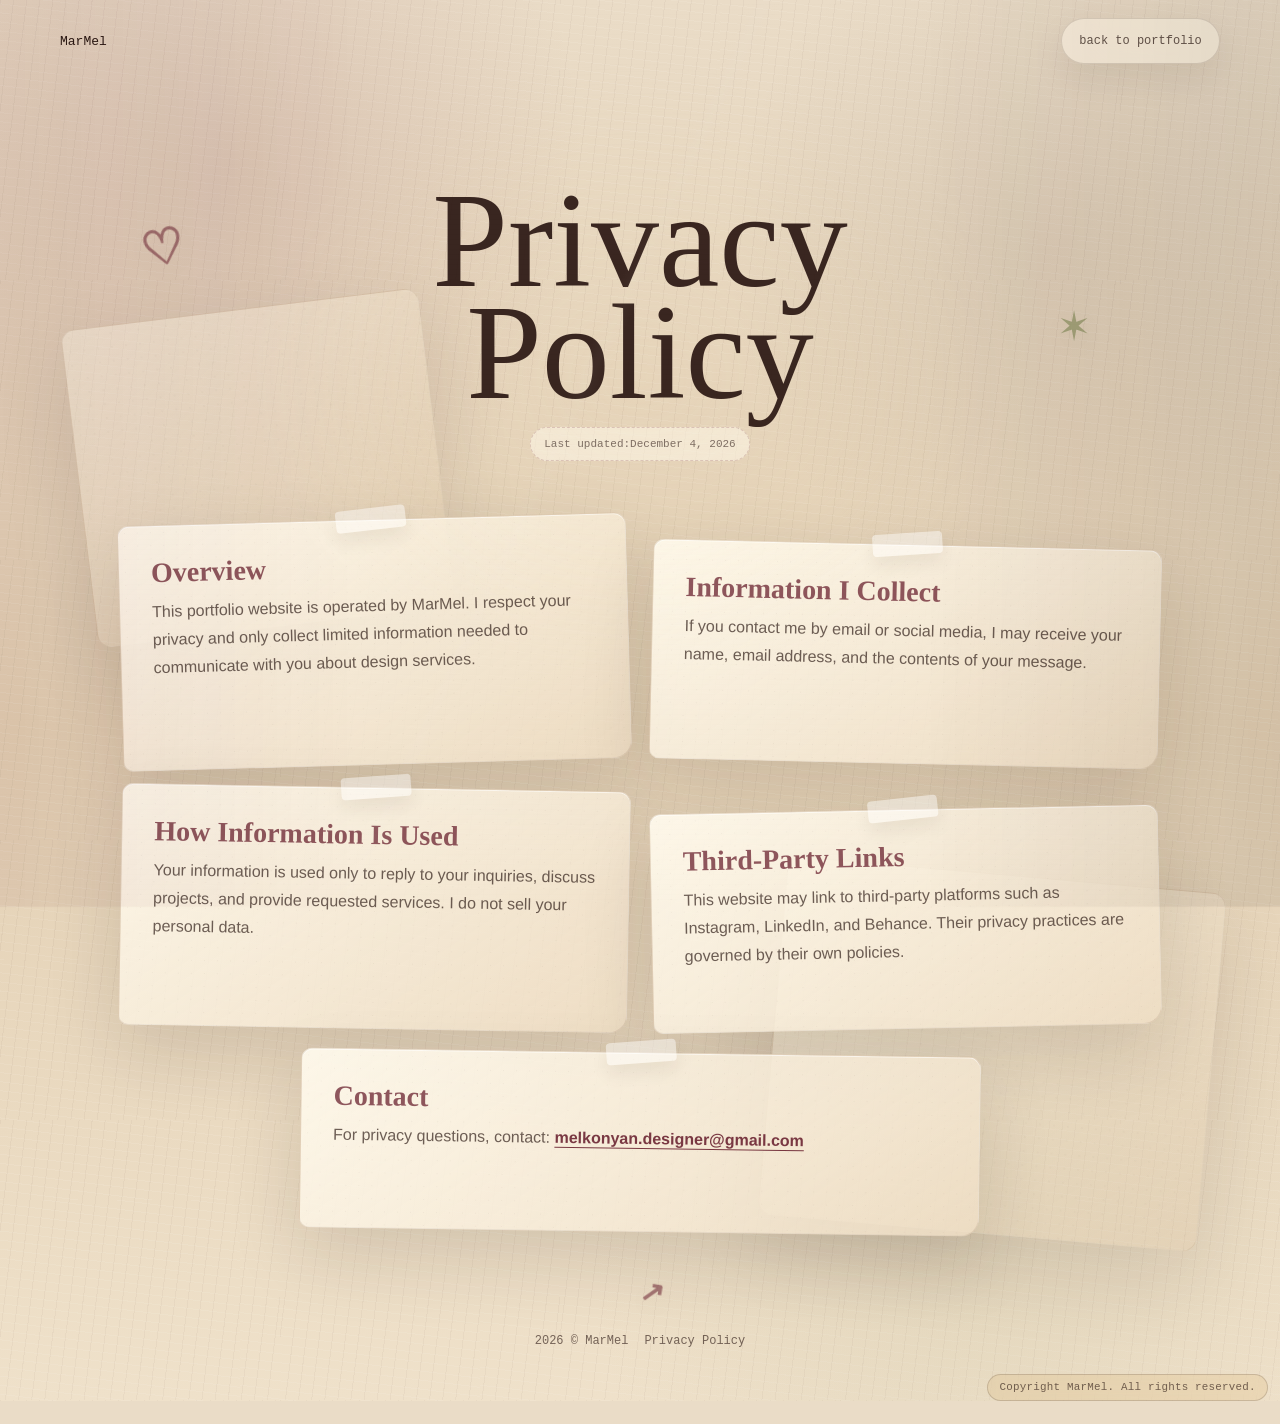
<file: privacy.html>
<!DOCTYPE html>
<html lang="en">
<head>
  <meta charset="UTF-8" />
  <meta name="viewport" content="width=device-width, initial-scale=1.0" />
  <meta name="description" content="Privacy policy for the MarMel portfolio website." />
  <meta name="copyright" content="Copyright MarMel. All rights reserved." />
  <title>Privacy Policy | marmel</title>
  <link rel="icon" type="image/png" href="/images/flaticon-180.png" />
  <link rel="apple-touch-icon" href="/images/flaticon-180.png" />
  <link rel="stylesheet" href="styles.css?v=184" />
</head>
<body class="privacy-page">
  <nav class="privacy-nav" aria-label="Privacy page navigation">
    <a class="nav-logo" href="index.html">MarMel</a>
    <div class="privacy-actions">
      <a class="privacy-back" href="index.html">Back to portfolio</a>
    </div>
  </nav>

  <main class="privacy-main">
    <span class="privacy-doodle privacy-heart" aria-hidden="true">♡</span>
    <span class="privacy-doodle privacy-star" aria-hidden="true">✶</span>
    <span class="privacy-doodle privacy-arrow" aria-hidden="true">↗</span>
    <span class="privacy-paper privacy-paper-one" aria-hidden="true"></span>
    <span class="privacy-paper privacy-paper-two" aria-hidden="true"></span>

    <header class="privacy-hero">
      <h1>Privacy Policy</h1>
      <span class="privacy-meta">Last updated: <span id="privacy-last-updated">February 4, 2026</span></span>
    </header>

    <div class="privacy-policy-stack" aria-label="Privacy policy details">
      <section class="privacy-section">
        <span class="privacy-pin" aria-hidden="true"></span>
        <h2 class="privacy-title">Overview</h2>
        <p>
          This portfolio website is operated by MarMel. I respect your privacy and only collect limited
          information needed to communicate with you about design services.
        </p>
      </section>

      <section class="privacy-section">
        <span class="privacy-pin" aria-hidden="true"></span>
        <h2 class="privacy-title">Information I Collect</h2>
        <p>
          If you contact me by email or social media, I may receive your name, email address, and the
          contents of your message.
        </p>
      </section>

      <section class="privacy-section">
        <span class="privacy-pin" aria-hidden="true"></span>
        <h2 class="privacy-title">How Information Is Used</h2>
        <p>
          Your information is used only to reply to your inquiries, discuss projects, and provide requested
          services. I do not sell your personal data.
        </p>
      </section>

      <section class="privacy-section">
        <span class="privacy-pin" aria-hidden="true"></span>
        <h2 class="privacy-title">Third-Party Links</h2>
        <p>
          This website may link to third-party platforms such as Instagram, LinkedIn, and Behance. Their
          privacy practices are governed by their own policies.
        </p>
      </section>

      <section class="privacy-section privacy-contact-card">
        <span class="privacy-pin" aria-hidden="true"></span>
        <h2 class="privacy-title">Contact</h2>
        <p>
          For privacy questions, contact:
          <a href="mailto:melkonyan.designer@gmail.com">melkonyan.designer@gmail.com</a>
        </p>
      </section>
    </div>
  </main>

  <footer class="footer privacy-footer">
    <div class="footer-inner">
      <div class="footer-brand"><span id="footer-year">2026</span> &copy; MarMel</div>
      <a class="footer-policy" href="privacy.html">Privacy Policy</a>
    </div>
  </footer>
  <script src="privacy.js?v=106" defer></script>
</body>
</html>
</file>
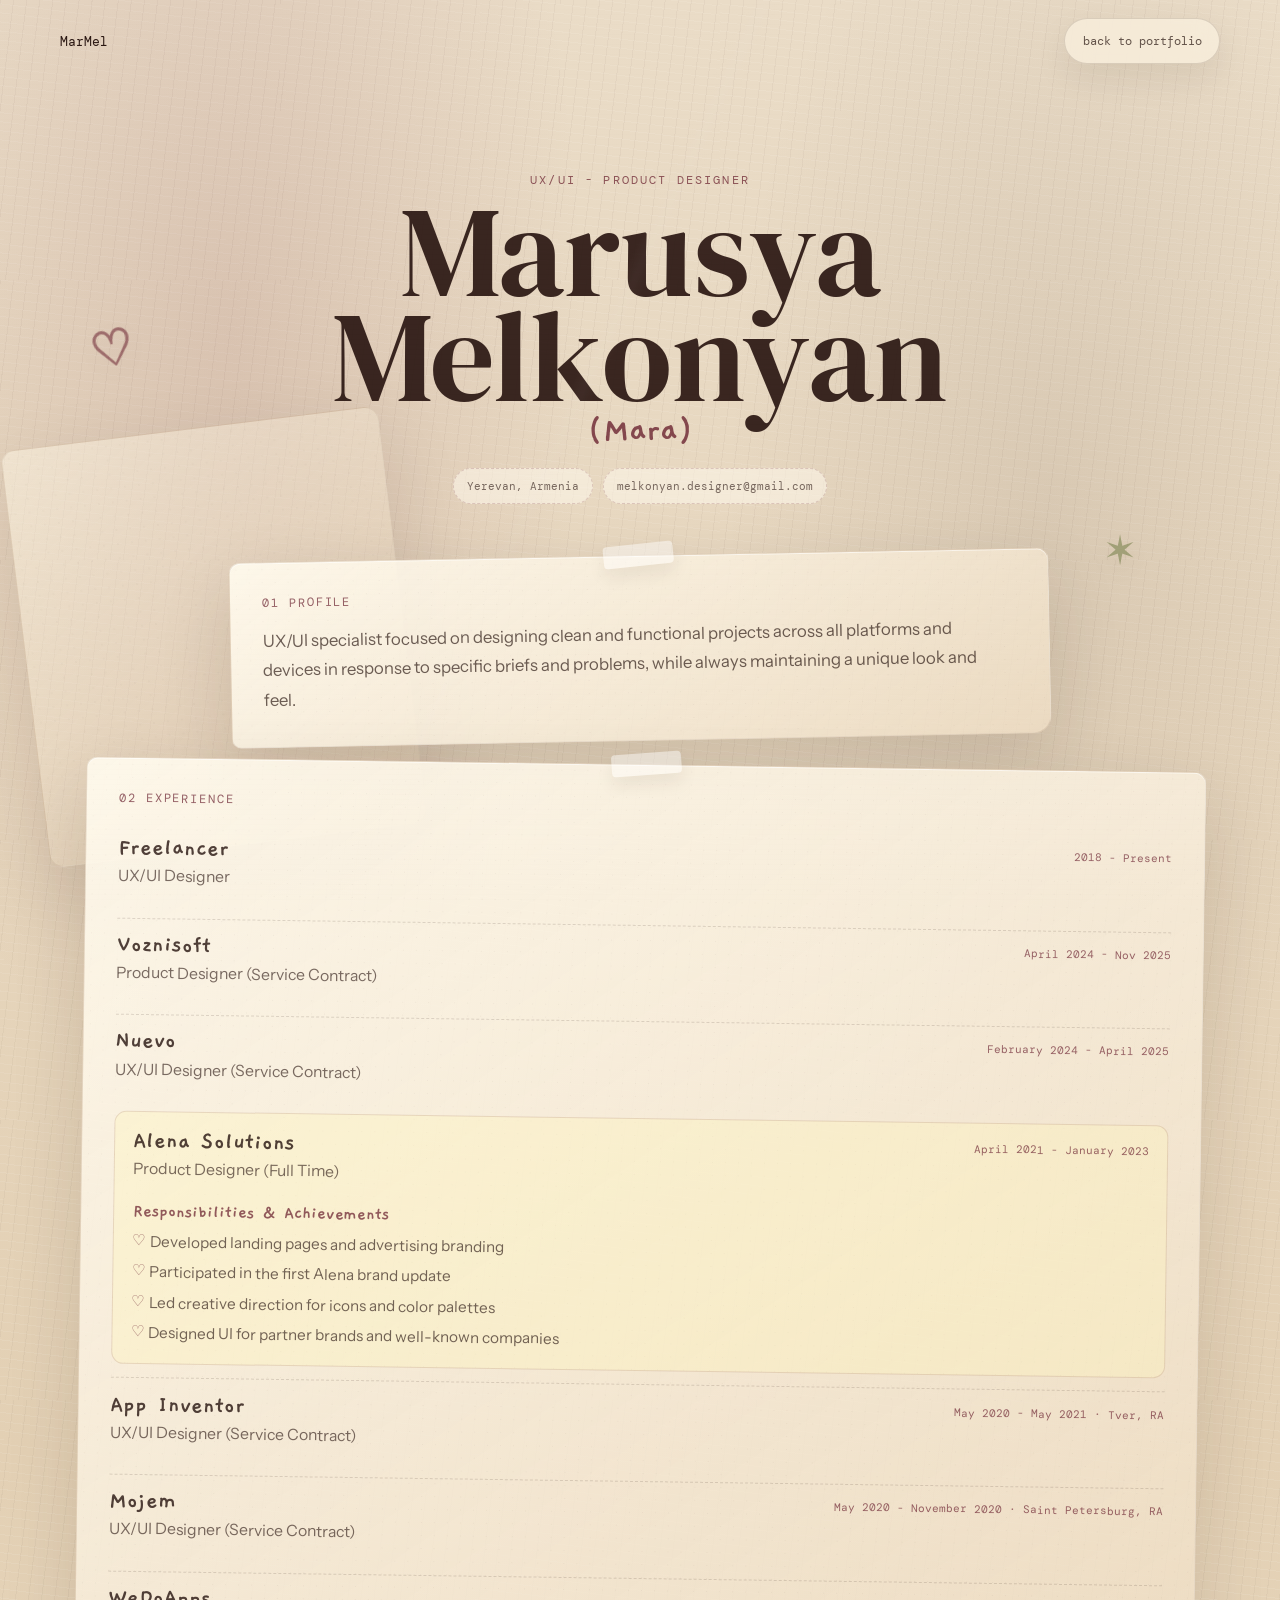
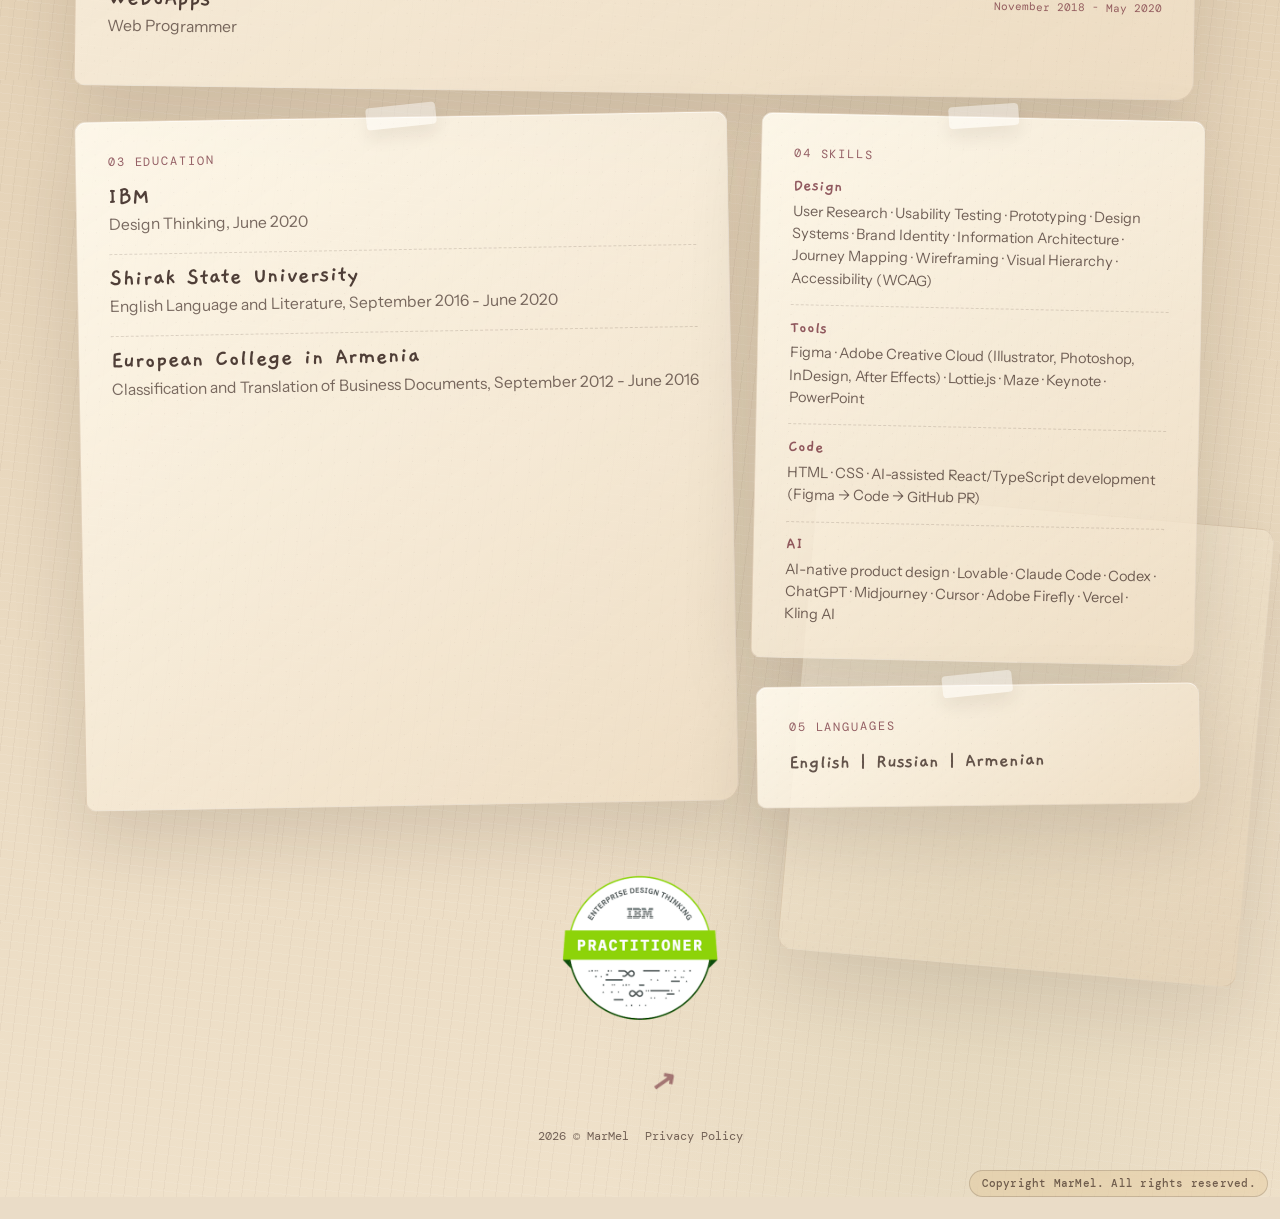
<file: resume.html>
<!DOCTYPE html>
<html lang="en">
<head>
  <meta charset="UTF-8" />
  <meta name="viewport" content="width=device-width, initial-scale=1.0" />
  <meta name="description" content="Resume for Marusya Melkonyan, also known as Mara, UX/UI and Product Designer based in Yerevan, Armenia." />
  <meta name="copyright" content="Copyright MarMel. All rights reserved." />
  <title>Resume | MarMel</title>
  <link rel="icon" type="image/png" href="/images/flaticon-180.png" />
  <link rel="apple-touch-icon" href="/images/flaticon-180.png" />
  <link rel="preconnect" href="https://fonts.googleapis.com" />
  <link rel="preconnect" href="https://fonts.gstatic.com" crossorigin />
  <link href="https://fonts.googleapis.com/css2?family=Allura&family=Bagel+Fat+One&family=DM+Serif+Display:ital@0;1&family=DM+Mono:wght@300;400;500&family=Gaegu:wght@400;700&family=Instrument+Sans:ital,wght@0,400;0,500;0,600;1,400&display=swap" rel="stylesheet" />
  <link rel="stylesheet" href="styles.css?v=185" />
</head>
<body class="resume-page">
  <nav class="privacy-nav resume-nav" aria-label="Resume page navigation">
    <a class="nav-logo" href="index.html">MarMel</a>
    <div class="privacy-actions">
      <a class="privacy-back" href="index.html">Back to portfolio</a>
    </div>
  </nav>

  <main class="resume-main">
    <span class="privacy-doodle resume-heart" aria-hidden="true">♡</span>
    <span class="privacy-doodle resume-star" aria-hidden="true">✶</span>
    <span class="privacy-doodle resume-arrow" aria-hidden="true">↗</span>
    <span class="privacy-paper resume-paper-one" aria-hidden="true"></span>
    <span class="privacy-paper resume-paper-two" aria-hidden="true"></span>

    <header class="resume-hero">
      <p>UX/UI - Product Designer</p>
      <h1>Marusya Melkonyan <span>(Mara)</span></h1>
      <div class="resume-contact" aria-label="Contact information">
        <span>Yerevan, Armenia</span>
        <a href="mailto:melkonyan.designer@gmail.com">melkonyan.designer@gmail.com</a>
      </div>
    </header>

    <section class="resume-card resume-profile">
      <span class="privacy-pin" aria-hidden="true"></span>
      <p class="resume-section-number">01 profile</p>
      <p>
        UX/UI specialist focused on designing clean and functional projects across all platforms and
        devices in response to specific briefs and problems, while always maintaining a unique look and feel.
      </p>
    </section>

    <section class="resume-card resume-experience">
      <span class="privacy-pin" aria-hidden="true"></span>
      <p class="resume-section-number">02 experience</p>
      <div class="resume-timeline">
        <article class="resume-role">
          <div>
            <h2>Freelancer</h2>
            <p>UX/UI Designer</p>
          </div>
          <span>2018 - Present</span>
        </article>

        <article class="resume-role">
          <div>
            <h2>Voznisoft</h2>
            <p>Product Designer (Service Contract)</p>
          </div>
          <span>April 2024 - Nov 2025</span>
        </article>

        <article class="resume-role">
          <div>
            <h2>Nuevo</h2>
            <p>UX/UI Designer (Service Contract)</p>
          </div>
          <span>February 2024 - April 2025</span>
        </article>

        <article class="resume-role resume-role-featured">
          <div>
            <h2>Alena Solutions</h2>
            <p>Product Designer (Full Time)</p>
          </div>
          <span>April 2021 - January 2023</span>
          <div class="resume-achievements">
            <h3>Responsibilities & Achievements</h3>
            <ul>
              <li>Developed landing pages and advertising branding</li>
              <li>Participated in the first Alena brand update</li>
              <li>Led creative direction for icons and color palettes</li>
              <li>Designed UI for partner brands and well-known companies</li>
            </ul>
          </div>
        </article>

        <article class="resume-role">
          <div>
            <h2>App Inventor</h2>
            <p>UX/UI Designer (Service Contract)</p>
          </div>
          <span>May 2020 - May 2021 · Tver, RA</span>
        </article>

        <article class="resume-role">
          <div>
            <h2>Mojem</h2>
            <p>UX/UI Designer (Service Contract)</p>
          </div>
          <span>May 2020 - November 2020 · Saint Petersburg, RA</span>
        </article>

        <article class="resume-role">
          <div>
            <h2>WeDoApps</h2>
            <p>Web Programmer</p>
          </div>
          <span>November 2018 - May 2020</span>
        </article>
      </div>
    </section>

    <div class="resume-lower-grid">
      <section class="resume-card">
        <span class="privacy-pin" aria-hidden="true"></span>
        <p class="resume-section-number">03 education</p>
        <div class="resume-list">
          <article>
            <h2>IBM</h2>
            <p>Design Thinking, June 2020</p>
          </article>
          <article>
            <h2>Shirak State University</h2>
            <p>English Language and Literature, September 2016 - June 2020</p>
          </article>
          <article>
            <h2>European College in Armenia</h2>
            <p>Classification and Translation of Business Documents, September 2012 - June 2016</p>
          </article>
        </div>
      </section>

      <section class="resume-card">
        <span class="privacy-pin" aria-hidden="true"></span>
        <p class="resume-section-number">04 skills</p>
        <div class="resume-skill-groups" aria-label="Skills">
          <article>
            <h2>Design</h2>
            <p>User Research · Usability Testing · Prototyping · Design Systems · Brand Identity · Information Architecture · Journey Mapping · Wireframing · Visual Hierarchy · Accessibility (WCAG)</p>
          </article>
          <article>
            <h2>Tools</h2>
            <p>Figma · Adobe Creative Cloud (Illustrator, Photoshop, InDesign, After Effects) · Lottie.js · Maze · Keynote · PowerPoint</p>
          </article>
          <article>
            <h2>Code</h2>
            <p>HTML · CSS · AI-assisted React/TypeScript development (Figma → Code → GitHub PR)</p>
          </article>
          <article>
            <h2>AI</h2>
            <p>AI-native product design · Lovable · Claude Code · Codex · ChatGPT · Midjourney · Cursor · Adobe Firefly · Vercel · Kling AI</p>
          </article>
        </div>
      </section>

      <section class="resume-card resume-language-card">
        <span class="privacy-pin" aria-hidden="true"></span>
        <p class="resume-section-number">05 languages</p>
        <p class="resume-languages">English | Russian | Armenian</p>
      </section>
    </div>

    <a class="resume-ibm-badge" href="IBMDesign.pdf" target="_blank" rel="noopener" aria-label="Open IBM Design Thinking certificate PDF in a new tab">
      <img src="ibmbadge.png" alt="IBM Design Thinking badge" />
    </a>
  </main>

  <footer class="footer privacy-footer">
    <div class="footer-inner">
      <div class="footer-brand"><span id="footer-year">2026</span> &copy; MarMel</div>
      <a class="footer-policy" href="privacy.html">Privacy Policy</a>
    </div>
  </footer>

  <script src="privacy.js?v=106" defer></script>
</body>
</html>
</file>
<file: styles.css>
:root {
  --black: #17110f;
  --paper: #eadcc7;
  --white: #fbf2df;
  --muted: #7c6e5e;
  --green: #8b8f5f;
  --blue: #b8afa2;
  --pink: #d6a5a7;
  --orange: #a85d3f;
  --burgundy: #681f2d;
  --espresso: #2a1712;
  --cream: #f4e5c9;
  --graphite: #201b18;
  --border: rgba(42, 23, 18, 0.18);
  --shadow: 0 22px 70px rgba(42, 23, 18, 0.22);
  --display: "DM Serif Display", Georgia, serif;
  --play: "Allura", "Gaegu", "DM Serif Display", Georgia, serif;
  --hand: "Gaegu", "DM Serif Display", Georgia, serif;
  --mono: "DM Mono", ui-monospace, monospace;
  --body: "Instrument Sans", Inter, Arial, sans-serif;
}

* { box-sizing: border-box; }
html { scroll-behavior: smooth; }
html { background: #eadcc7; }
body {
  position: relative;
  margin: 0;
  background-color: var(--paper);
  background-image:
    radial-gradient(ellipse at 18% 12%, rgba(104,31,45,.12), transparent 24%),
    radial-gradient(ellipse at 82% 18%, rgba(42,23,18,.08), transparent 22%),
    radial-gradient(ellipse at 76% 88%, rgba(139,143,95,.1), transparent 28%),
    repeating-linear-gradient(7deg, rgba(255,255,255,.08) 0 1px, transparent 1px 9px),
    repeating-linear-gradient(97deg, rgba(42,23,18,.035) 0 1px, transparent 1px 13px),
    linear-gradient(180deg, #eadcc7 0%, #e3d0b4 52%, #efe1ca 100%);
  background-size: auto, auto, auto, 240px 240px, 280px 280px, auto;
  background-position: 0 0;
  color: var(--black);
  font-family: var(--body);
  overflow-x: hidden;
}
a { color: inherit; }
a:not(.project-card) {
  text-decoration: none;
}
a:not(.project-card):hover {
  text-decoration: underline;
  text-underline-offset: 4px;
}
img {
  display: block;
  max-width: 100%;
  height: auto;
  -webkit-user-drag: none;
  user-drag: none;
  user-select: none;
  pointer-events: none;
}

a,
button {
  -webkit-user-select: none;
  user-select: none;
}

.copyright-shield {
  position: relative;
  z-index: 1;
  width: fit-content;
  margin: -2.4rem max(12px, env(safe-area-inset-right)) 1.4rem auto;
  padding: .45rem .7rem;
  border: 1px solid rgba(42,23,18,.16);
  border-radius: 999px;
  background: rgba(251,242,223,.74);
  color: rgba(42,23,18,.62);
  font: 500 .68rem/1 var(--mono);
  letter-spacing: .02em;
  pointer-events: none;
  mix-blend-mode: multiply;
  -webkit-backdrop-filter: blur(8px);
  backdrop-filter: blur(8px);
}

@media print {
  body {
    display: none !important;
  }
}

:focus-visible {
  outline: 2px solid rgba(104,31,45,.72);
  outline-offset: 4px;
}

body::before,
body::after {
  content: "";
  position: fixed;
  inset: 0;
  pointer-events: none;
}

body::before {
  z-index: 0;
  background:
    radial-gradient(ellipse at 12% 26%, rgba(104,31,45,.1) 0 3%, transparent 12%),
    radial-gradient(ellipse at 84% 64%, rgba(42,23,18,.08) 0 2%, transparent 10%),
    radial-gradient(circle at 36% 42%, rgba(255,255,255,.16) 0 1px, transparent 1.4px),
    radial-gradient(circle at 72% 18%, rgba(42,23,18,.08) 0 .8px, transparent 1.3px);
  background-size: auto, auto, 22px 22px, 18px 18px;
  mix-blend-mode: multiply;
  opacity: .58;
}

body::after {
  z-index: 0;
  background-image:
    linear-gradient(115deg, transparent 0 44%, rgba(255,255,255,.1) 45%, transparent 46%),
    repeating-linear-gradient(0deg, rgba(42,23,18,.025) 0 1px, transparent 1px 5px);
  background-size: 100% 100%, 100% 10px;
  opacity: .3;
}

.cursor {
  position: fixed;
  z-index: 200;
  width: 20px;
  height: 20px;
  border-radius: 50%;
  pointer-events: none;
  background: rgba(104,31,45,.72);
  mix-blend-mode: multiply;
  opacity: 0;
  transform: translate(-50%, -50%);
}
body.cursor-ready .cursor { opacity: 1; }

body.is-loading {
  overflow: hidden;
}

html.skip-loader body.is-loading {
  overflow: auto;
}

html.case-scroll-lock {
  overflow: hidden;
}

body.case-scroll-lock {
  position: fixed;
  inset: 0;
  overflow: hidden;
}

body.case-focus-open > .nav,
body.case-focus-open > .mobile-magic-popup,
body.case-focus-open > main,
body.case-focus-open > .footer {
  pointer-events: none;
  user-select: none;
  filter: blur(2.4px) saturate(.88) brightness(.84);
  transform: scale(.982);
  transform-origin: 50% 42%;
  transition:
    filter .78s cubic-bezier(.16, 1, .3, 1),
    transform .78s cubic-bezier(.16, 1, .3, 1);
}

body.case-focus-open .cursor {
  opacity: 0;
}

body.case-focus-open .project-card,
body.case-focus-open .desktop-folder,
body.case-focus-open .board-canvas,
body.case-focus-open .workspace-thoughts,
body.case-focus-open .desktop-popup,
body.case-focus-open .desktop-music-widget,
body.case-focus-open .desktop-cursor,
body.case-focus-open .desktop-paw,
body.case-focus-open .memory-fragment,
body.case-focus-open .memory-particle {
  animation-play-state: paused !important;
  transition: none;
}

body::before {
  content: "";
  position: fixed;
  inset: 0;
  z-index: 230;
  pointer-events: none;
  background:
    radial-gradient(ellipse at 50% 42%, rgba(255,250,237,.34), transparent 42%),
    linear-gradient(90deg, rgba(104,31,45,.1), transparent 28%, transparent 72%, rgba(42,23,18,.12));
  opacity: 0;
  transform: scale(1.015);
  transition:
    opacity .42s cubic-bezier(.16, 1, .3, 1),
    transform .64s cubic-bezier(.16, 1, .3, 1);
}

body.route-transitioning::before {
  opacity: .72;
  transform: scale(1);
}

body.route-transitioning main {
  filter: saturate(.96) brightness(.98);
  transition: filter .64s cubic-bezier(.16, 1, .3, 1);
}

.portfolio-loader {
  --load-progress: 0;
  --loader-x: 0;
  --loader-y: 0;
  --steam-strength: .42;
  --loader-breath: .72;
  position: fixed;
  inset: 0;
  z-index: 500;
  display: grid;
  place-items: center;
  overflow: hidden;
  color: var(--cream);
  background:
    radial-gradient(ellipse at 48% 38%, rgba(255,246,226,.82), transparent 26%),
    radial-gradient(ellipse at 18% 72%, rgba(104,31,45,.16), transparent 34%),
    radial-gradient(ellipse at 84% 24%, rgba(42,23,18,.14), transparent 34%),
    radial-gradient(ellipse at 62% 88%, rgba(139,143,95,.12), transparent 32%),
    repeating-linear-gradient(8deg, rgba(255,255,255,.1) 0 1px, transparent 1px 10px),
    linear-gradient(145deg, #f5e7cf 0%, #ead8bb 48%, #d9bea0 100%);
  transition: opacity 1.1s ease, visibility 1.1s ease, filter 1.1s ease;
}

html.skip-loader .portfolio-loader {
  display: none;
}

body.loader-exiting .portfolio-loader {
  animation: loaderDissolve 1.3s ease forwards;
}

.portfolio-loader.is-complete .loader-scene,
.portfolio-loader.is-complete .loader-copy,
.portfolio-loader.is-complete .loader-dust {
  opacity: 0;
  transition: opacity .72s ease, transform .92s ease;
}

.portfolio-loader.is-complete .loader-scene {
  transform: scale(1.025);
}

.portfolio-loader::before,
.portfolio-loader::after {
  content: "";
  position: absolute;
  inset: 0;
  pointer-events: none;
}

.portfolio-loader::before {
  background:
    linear-gradient(115deg, transparent 0 34%, rgba(255,246,226,.08) 42%, transparent 62%),
    radial-gradient(ellipse at 28% 9%, rgba(255,246,226,.08), transparent 22%),
    radial-gradient(ellipse at 50% 100%, rgba(244,229,201,.18), transparent 36%);
  opacity: .92;
  animation: loaderLightSweep 10s ease-in-out infinite;
}

.portfolio-loader::after {
  background:
    repeating-linear-gradient(92deg, rgba(255,246,226,.035) 0 1px, transparent 1px 15px),
    repeating-linear-gradient(0deg, rgba(255,255,255,.025) 0 1px, transparent 1px 5px),
    radial-gradient(ellipse at center, transparent 0 42%, rgba(23,17,15,.52) 100%);
  mix-blend-mode: soft-light;
  opacity: .76;
}

.loader-transition-ripple {
  position: absolute;
  left: 50%;
  top: 55%;
  z-index: 20;
  width: 22vmin;
  aspect-ratio: 1;
  border-radius: 50%;
  pointer-events: none;
  background:
    radial-gradient(circle, rgba(255,246,226,.72) 0 7%, rgba(244,229,201,.42) 8% 18%, rgba(104,31,45,.2) 19% 36%, transparent 62%);
  mix-blend-mode: screen;
  opacity: 0;
  transform: translate(-50%, -50%) scale(.25);
  filter: blur(4px);
}

.portfolio-loader.is-complete .loader-transition-ripple {
  animation: loaderExitRipple 1.3s cubic-bezier(.16, 1, .3, 1) forwards;
}

.loader-film-grain {
  position: absolute;
  inset: -20%;
  z-index: 5;
  pointer-events: none;
  background-image:
    radial-gradient(circle, rgba(255,255,255,.18) 0 1px, transparent 1.5px),
    radial-gradient(circle, rgba(42,23,18,.22) 0 .8px, transparent 1.4px);
  background-size: 22px 22px, 17px 17px;
  opacity: .2;
  animation: loaderGrain 1.1s steps(4, end) infinite;
}

.loader-scene {
  position: relative;
  z-index: 2;
  width: min(960px, 92vw);
  aspect-ratio: 1.62;
  transform:
    translate3d(calc(var(--loader-x) * -22px), calc(var(--loader-y) * -16px), 0)
    rotate(-1.8deg);
  animation: loaderCamera 11s ease-in-out infinite;
}

.loader-scene::before {
  content: "";
  position: absolute;
  left: 1%;
  right: 5%;
  bottom: 7%;
  height: 56%;
  border-radius: 46% 54% 7% 6%;
  background:
    linear-gradient(90deg, rgba(255,246,226,.07) 1px, transparent 1px),
    repeating-linear-gradient(2deg, rgba(255,246,226,.035) 0 1px, transparent 1px 9px),
    radial-gradient(ellipse at 28% 16%, rgba(251,242,223,.24), transparent 35%),
    linear-gradient(180deg, rgba(131,84,58,.9), rgba(60,33,25,.98));
  background-size: 34px 100%, 180px 180px, auto, auto;
  box-shadow: 0 42px 130px rgba(15,10,8,.48);
  transform: perspective(900px) rotateX(57deg) rotateZ(-1deg);
  transform-origin: 50% 100%;
  animation: deskShadowBreath 8.5s ease-in-out infinite;
}

.loader-light {
  position: absolute;
  left: 8%;
  top: 2%;
  width: 58%;
  height: 58%;
  border-radius: 50%;
  background: radial-gradient(circle, rgba(255,246,226,.22), transparent 66%);
  filter: blur(8px);
  animation: loaderLight 7.8s ease-in-out infinite;
}

.loader-tab,
.loader-note,
.loader-photo,
.loader-type,
.loader-glow,
.loader-fragment {
  position: absolute;
  z-index: 3;
  filter: drop-shadow(0 18px 26px rgba(15,10,8,.26));
  animation: loaderAmbient var(--drift-speed, 7s) cubic-bezier(.45, 0, .25, 1) infinite;
  animation-delay: var(--drift-delay, 0s);
}

.loader-tab {
  min-width: 112px;
  padding: .42rem .62rem;
  border: 1px solid rgba(244,229,201,.14);
  border-radius: 7px 7px 3px 3px;
  background: rgba(251,242,223,.095);
  color: rgba(244,229,201,.68);
  font-family: var(--hand);
  font-size: 1rem;
  -webkit-backdrop-filter: blur(12px);
  backdrop-filter: blur(12px);
}

.tab-one { left: 9%; top: 24%; transform: rotate(-9deg); --drift-speed: 8.4s; --drift-delay: -1.2s; }
.tab-two { right: 20%; top: 13%; transform: rotate(6deg); --drift-speed: 9.6s; --drift-delay: -4s; }
.tab-three { right: 8%; bottom: 38%; transform: rotate(-5deg); --drift-speed: 7.4s; --drift-delay: -2.7s; }

.loader-fragment {
  color: rgba(251,242,223,.42);
  font-family: var(--display);
  letter-spacing: 0;
  pointer-events: none;
}

.fragment-one { left: 23%; top: 13%; font-size: 1.25rem; transform: rotate(-12deg); --drift-speed: 10s; --drift-delay: -4.5s; }
.fragment-two { right: 28%; bottom: 15%; font-size: 1.6rem; transform: rotate(8deg); --drift-speed: 8.8s; --drift-delay: -3.1s; }
.fragment-three { left: 67%; top: 36%; font-family: var(--hand); font-size: 1.1rem; transform: rotate(-8deg); --drift-speed: 7.8s; --drift-delay: -5.2s; }

.loader-note {
  left: 13%;
  bottom: 20%;
  width: 186px;
  min-height: 130px;
  padding: .85rem;
  border-radius: 3px;
  background: rgba(244,229,201,.88);
  color: var(--espresso);
  transform: rotate(-9deg);
  --drift-speed: 10.5s;
  --drift-delay: -2.5s;
}

.loader-note i {
  display: block;
  width: 54px;
  height: 35px;
  margin-bottom: .55rem;
  border: 1px solid rgba(42,23,18,.22);
  border-radius: 4px;
  background:
    linear-gradient(90deg, transparent 54%, rgba(104,31,45,.18) 55%),
    linear-gradient(0deg, transparent 68%, rgba(42,23,18,.12) 69%);
}

.loader-note b {
  display: block;
  margin-bottom: .45rem;
  font-family: var(--mono);
  font-size: 10px;
  text-transform: uppercase;
}

.loader-note span {
  display: block;
  height: 7px;
  margin: .3rem 0;
  border-radius: 999px;
  background: rgba(42,23,18,.16);
}

.loader-note span:nth-of-type(2) { width: 72%; }
.loader-note span:nth-of-type(3) { width: 48%; }

.loader-photo {
  width: 138px;
  height: 174px;
  padding: .55rem .55rem 1.8rem;
  background: rgba(251,242,223,.88);
  border-radius: 3px;
  transform-origin: 48% 82%;
}

.loader-photo span {
  display: block;
  width: 100%;
  height: 100%;
  border-radius: 2px;
  background:
    radial-gradient(circle at 42% 36%, rgba(244,229,201,.72), transparent 11%),
    linear-gradient(145deg, rgba(104,31,45,.76), rgba(139,143,95,.46) 54%, rgba(42,23,18,.72));
}

.photo-one { right: 15%; bottom: 16%; transform: rotate(9deg); --drift-speed: 11s; --drift-delay: -5.4s; }
.photo-two { left: 31%; top: 15%; width: 112px; height: 142px; transform: rotate(5deg); --drift-speed: 9.2s; --drift-delay: -1.9s; }

.loader-type {
  color: rgba(251,242,223,.74);
  font-family: var(--display);
}

.type-one {
  left: 32%;
  bottom: 17%;
  font-size: 4rem;
  transform: rotate(-12deg);
  --drift-speed: 9s;
  --drift-delay: -6s;
}

.type-two {
  right: 33%;
  top: 25%;
  font-family: var(--mono);
  font-size: 11px;
  text-transform: uppercase;
  transform: rotate(7deg);
  --drift-speed: 8.2s;
  --drift-delay: -3.5s;
}

.loader-glow {
  width: 88px;
  height: 48px;
  border: 1px solid rgba(244,229,201,.22);
  border-radius: 8px;
  background:
    linear-gradient(90deg, rgba(244,229,201,.18), transparent 55%),
    rgba(104,31,45,.14);
  box-shadow: 0 0 34px rgba(214,165,167,.2);
  animation-name: loaderAmbient, hiddenUiPulse;
  animation-duration: var(--drift-speed, 7s), 5.4s;
}

.glow-one { left: 43%; top: 18%; transform: rotate(-4deg); --drift-speed: 9s; --drift-delay: -2s; }
.glow-two { right: 27%; bottom: 28%; width: 68px; height: 68px; border-radius: 50%; --drift-speed: 8s; --drift-delay: -4s; }
.glow-three { left: 58%; bottom: 12%; width: 124px; height: 28px; transform: rotate(4deg); --drift-speed: 10s; --drift-delay: -6s; }

.coffee-pour {
  position: absolute;
  left: 52%;
  top: 7%;
  z-index: 7;
  width: 92px;
  height: 250px;
  transform: translateX(-50%) rotate(3.5deg);
  animation: pourHand 5.4s ease-in-out infinite;
}

.coffee-pot-lip {
  position: absolute;
  left: 8px;
  top: 0;
  width: 104px;
  height: 46px;
  border-radius: 58% 42% 52% 48%;
  background: linear-gradient(135deg, rgba(251,242,223,.82), rgba(131,84,58,.34));
  clip-path: polygon(0 24%, 84% 0, 100% 56%, 14% 100%);
  box-shadow: 0 20px 40px rgba(15,10,8,.24);
}

.coffee-stream {
  position: absolute;
  left: 50%;
  top: 34px;
  width: 16px;
  height: 178px;
  border-radius: 999px;
  background:
    linear-gradient(90deg, rgba(255,246,226,.18), transparent 28%),
    linear-gradient(180deg, #1b0d09, #4f2518 64%, rgba(84,39,25,.72));
  transform: translateX(-50%) scaleY(calc(.24 + var(--load-progress) * .76));
  transform-origin: 50% 0;
  filter: drop-shadow(0 0 10px rgba(131,84,58,.34));
  animation: coffeeStream 1.6s ease-in-out infinite;
}

.coffee-mug {
  position: absolute;
  left: 50%;
  bottom: 19%;
  z-index: 8;
  width: 232px;
  height: 188px;
  transform:
    translateX(calc(-50% + var(--loader-x) * 12px))
    translateY(calc(var(--loader-y) * 8px))
    rotate(-1.2deg);
  animation: mugBreath 6.2s ease-in-out infinite;
}

.coffee-mug::before {
  content: "";
  position: absolute;
  left: 30px;
  right: 34px;
  top: 32px;
  bottom: 8px;
  border-radius: 12px 14px 52px 52px / 16px 16px 58px 58px;
  background:
    radial-gradient(ellipse at 28% 18%, rgba(255,255,255,.8), transparent 10%),
    linear-gradient(92deg, rgba(255,255,255,.42), transparent 18% 72%, rgba(82,43,31,.18)),
    linear-gradient(145deg, #fff8e9 0%, #f0d9ba 44%, #c99f7e 76%, #8f5f4d 100%);
  box-shadow:
    inset 18px 8px 20px rgba(255,255,255,.28),
    inset -24px -24px 38px rgba(42,23,18,.2),
    0 34px 58px rgba(15,10,8,.32);
}

.coffee-mug::after {
  content: "";
  position: absolute;
  left: 18px;
  right: 18px;
  bottom: -10px;
  height: 34px;
  border-radius: 50%;
  background:
    radial-gradient(ellipse at 44% 35%, rgba(255,255,255,.3), transparent 28%),
    linear-gradient(90deg, rgba(124,77,55,.28), rgba(255,246,226,.42), rgba(74,38,28,.3));
  box-shadow: 0 26px 42px rgba(15,10,8,.32);
  transform: rotate(-2deg);
}

.mug-rim {
  position: absolute;
  left: 18px;
  right: 26px;
  top: 8px;
  height: 62px;
  z-index: 4;
  border-radius: 50%;
  background:
    radial-gradient(ellipse at center, transparent 0 47%, rgba(255,255,255,.58) 48% 55%, transparent 56%),
    radial-gradient(ellipse at center, #1c0b07 0 42%, transparent 43%),
    linear-gradient(180deg, #fffdf2 0%, #f0d4b4 68%, #b17c61 100%);
  box-shadow:
    inset 0 8px 18px rgba(255,255,255,.34),
    inset 0 -8px 18px rgba(42,23,18,.2),
    0 16px 26px rgba(15,10,8,.2);
}

.mug-handle {
  position: absolute;
  right: 2px;
  top: 58px;
  width: 68px;
  height: 86px;
  z-index: 1;
  border: 17px solid #d8b493;
  border-left: 0;
  border-radius: 0 999px 999px 0 / 0 70% 70% 0;
  box-shadow:
    inset -8px -8px 14px rgba(42,23,18,.18),
    inset 6px 5px 10px rgba(255,255,255,.28);
  filter: drop-shadow(9px 16px 18px rgba(15,10,8,.2));
}

.coffee-surface {
  position: absolute;
  left: 36px;
  right: 44px;
  top: 24px;
  height: 35px;
  z-index: 5;
  overflow: hidden;
  border-radius: 50%;
  background:
    radial-gradient(ellipse at 31% 35%, rgba(255,246,226,.34), transparent 9%),
    radial-gradient(ellipse at 62% 58%, rgba(198,126,78,.26), transparent 20%),
    radial-gradient(ellipse at calc(34% + var(--load-progress) * 24%) 48%, rgba(244,229,201,.18), transparent 18%),
    radial-gradient(ellipse at 48% 48%, rgba(98,43,25,.5), transparent 40%),
    linear-gradient(90deg, #120604, #542617 52%, #1f0d08);
  box-shadow:
    inset 0 0 20px rgba(15,10,8,.64),
    inset 0 3px 8px rgba(255,246,226,.12);
  transform: scaleY(calc(.96 + var(--coffee-breath) * .035));
  animation: coffeeSurfaceDrift 4.2s ease-in-out infinite;
}

.coffee-surface i {
  position: absolute;
  left: var(--ripple-x, 22%);
  top: var(--ripple-y, 26%);
  width: 52%;
  aspect-ratio: 1.9;
  border: 1px solid rgba(244,229,201,.3);
  border-radius: 50%;
  opacity: calc(.2 + var(--load-progress) * .64);
  transform: scale(calc(.45 + var(--load-progress) * 1.1));
  animation: coffeeRipple 2.1s ease-out infinite;
  animation-duration: var(--ripple-duration, 2.1s);
}

.coffee-surface i:nth-child(2) {
  animation-delay: -.7s;
  --ripple-x: 42%;
  --ripple-y: 38%;
  width: 34%;
}

.coffee-surface i:nth-child(3) {
  animation-delay: -1.3s;
  --ripple-x: 5%;
  --ripple-y: 10%;
  width: 70%;
}

.coffee-fill {
  position: absolute;
  left: 42px;
  right: 50px;
  top: 46px;
  height: 98px;
  z-index: 2;
  border-radius: 0 0 42px 42px;
  background:
    radial-gradient(ellipse at 35% 18%, rgba(255,246,226,.16), transparent 15%),
    linear-gradient(180deg, rgba(91,39,23,.9), rgba(29,12,8,.96));
  transform: scaleY(calc(.18 + var(--load-progress) * .82));
  transform-origin: 50% 0;
  opacity: .74;
}

.steam {
  position: absolute;
  top: -56px;
  z-index: 6;
  width: 24px;
  height: 80px;
  border-left: 2px solid rgba(251,242,223,.34);
  border-top: 1px solid rgba(251,242,223,.16);
  border-radius: 50%;
  filter: blur(.2px);
  opacity: calc(.42 + var(--steam-strength) * .48);
  animation: steamRise 3.4s ease-in-out infinite;
}

.steam-one { left: 72px; animation-duration: 3.7s; }
.steam-two { left: 99px; height: 96px; animation-delay: -1s; animation-duration: 4.4s; }
.steam-three { left: 127px; height: 70px; animation-delay: -1.8s; animation-duration: 3.1s; }

.loader-dust {
  position: absolute;
  inset: 0;
  z-index: 4;
  pointer-events: none;
}

.loader-dust span {
  position: absolute;
  width: 4px;
  height: 4px;
  border-radius: 50%;
  background: rgba(251,242,223,.54);
  box-shadow: 0 0 14px rgba(251,242,223,.44);
  animation: loaderDust 8s ease-in-out infinite;
}

.loader-dust span:nth-child(1) { left: 16%; top: 28%; }
.loader-dust span:nth-child(2) { left: 72%; top: 24%; animation-delay: -1.7s; }
.loader-dust span:nth-child(3) { left: 84%; top: 62%; animation-delay: -3.4s; }
.loader-dust span:nth-child(4) { left: 26%; top: 70%; animation-delay: -4.5s; }
.loader-dust span:nth-child(5) { left: 48%; top: 16%; animation-delay: -5.8s; }
.loader-dust span:nth-child(6) { left: 60%; top: 76%; animation-delay: -2.5s; }
.loader-dust span:nth-child(7) { left: 38%; top: 42%; width: 3px; height: 3px; animation-delay: -7s; }
.loader-dust span:nth-child(8) { left: 9%; top: 58%; width: 5px; height: 5px; animation-delay: -3.9s; }
.loader-dust span:nth-child(9) { left: 91%; top: 35%; width: 3px; height: 3px; animation-delay: -6.2s; }
.loader-dust span:nth-child(10) { left: 54%; top: 54%; width: 2px; height: 2px; animation-delay: -1.1s; }

.loader-copy {
  position: absolute;
  left: 50%;
  bottom: clamp(1.7rem, 5vw, 3.6rem);
  z-index: 6;
  width: min(520px, calc(100vw - 2rem));
  display: flex;
  align-items: center;
  justify-content: space-between;
  gap: 1rem;
  color: rgba(251,242,223,.82);
  font-family: var(--hand);
  font-size: clamp(1.25rem, 2.4vw, 1.7rem);
  transform: translateX(-50%);
}

.loader-copy::before {
  content: none;
}

.loader-copy::after {
  content: none;
}

.loader-copy p,
.loader-copy span {
  margin: 0;
}

.loader-copy b {
  font-weight: 500;
}

.loader-copy p {
  transition: opacity .34s ease, transform .34s ease;
}

.loader-copy p.is-changing {
  animation: phraseWrite .62s cubic-bezier(.16, 1, .3, 1);
}

.loader-copy span {
  min-width: 4.2rem;
  padding: .34rem .58rem;
  border: 1px solid rgba(244,229,201,.16);
  border-radius: 999px;
  background: rgba(251,242,223,.08);
  color: rgba(251,242,223,.72);
  font-family: var(--mono);
  font-size: 11px;
  text-align: center;
  -webkit-backdrop-filter: blur(12px);
  backdrop-filter: blur(12px);
}

@keyframes loaderCamera {
  0%, 100% { translate: 0 0; scale: 1; }
  35% { translate: -8px -7px; scale: 1.012; }
  70% { translate: 7px 4px; scale: 1.006; }
}

@keyframes loaderAmbient {
  0%, 100% { translate: 0 0; }
  30% { translate: 5px -7px; }
  68% { translate: -4px 5px; }
}

@keyframes loaderLight {
  0%, 100% { opacity: .5; transform: scale(1) translateX(0); }
  45% { opacity: .88; transform: scale(1.08) translateX(18px); }
  72% { opacity: .62; transform: scale(1.03) translateX(-10px); }
}

@keyframes loaderLightSweep {
  0%, 100% { opacity: .78; transform: translateX(-1.5%); }
  50% { opacity: .98; transform: translateX(1.5%); }
}

@keyframes deskShadowBreath {
  0%, 100% { filter: brightness(.96) saturate(.94); }
  48% { filter: brightness(1.06) saturate(1.02); }
}

@keyframes hiddenUiPulse {
  0%, 100% { opacity: .38; }
  45% { opacity: .74; }
  72% { opacity: .2; }
}

@keyframes coffeeStream {
  0%, 100% { border-radius: 999px 999px 70% 70%; width: 14px; }
  50% { border-radius: 70% 70% 999px 999px; width: 18px; }
}

@keyframes coffeeRipple {
  0% { opacity: .62; transform: translate(-18%, -22%) scale(.2) rotate(0deg); }
  58% { opacity: calc(.22 + var(--load-progress) * .38); }
  100% { opacity: 0; transform: translate(-22%, -20%) scale(calc(1.25 + var(--load-progress) * .55)) rotate(8deg); }
}

@keyframes coffeeSurfaceDrift {
  0%, 100% { background-position: 0 0, 0 0, 0 0, 0 0, 0 0; }
  50% { background-position: 4px -1px, -3px 2px, 8px 0, 0 0, 0 0; }
}

@keyframes pourHand {
  0%, 100% { translate: 0 0; rotate: 0deg; }
  48% { translate: 3px -3px; rotate: .8deg; }
}

@keyframes mugBreath {
  0%, 100% { filter: drop-shadow(0 0 0 rgba(255,246,226,0)); }
  50% { filter: drop-shadow(0 8px 16px rgba(255,246,226,.08)); }
}

@keyframes steamRise {
  0% { opacity: 0; transform: translateY(18px) translateX(0) scale(.72) rotate(8deg); border-radius: 48% 52% 50% 50%; }
  28% { opacity: calc(.34 + var(--steam-strength) * .46); }
  62% { transform: translateY(-18px) translateX(-10px) scale(1.04) rotate(18deg); border-radius: 62% 38% 56% 44%; }
  100% { opacity: 0; transform: translateY(-48px) translateX(20px) scale(1.22) rotate(-16deg); border-radius: 38% 62% 44% 56%; }
}

@keyframes loaderDust {
  0%, 100% { opacity: .08; transform: translate3d(0, 0, 0) scale(.55); }
  45% { opacity: .66; transform: translate3d(18px, -34px, 0) scale(1); }
}

@keyframes loaderGrain {
  0%, 100% { transform: translate(0, 0); }
  33% { transform: translate(-2%, 1%); }
  66% { transform: translate(1%, -2%); }
}

@keyframes phraseWrite {
  0% { opacity: 0; transform: translateY(8px) rotate(-1deg); }
  100% { opacity: 1; transform: translateY(0) rotate(0); }
}

@keyframes loaderExitRipple {
  0% { opacity: 0; transform: translate(-50%, -50%) scale(.18); filter: blur(6px); }
  22% { opacity: .88; }
  100% { opacity: 0; transform: translate(-50%, -50%) scale(18); filter: blur(22px); }
}

@keyframes loaderDissolve {
  0%, 68% { opacity: 1; visibility: visible; filter: blur(0) saturate(1) brightness(1); }
  100% { opacity: 0; visibility: hidden; filter: blur(18px) saturate(.82) brightness(1.08); }
}

@media (max-width: 760px) {
  .loader-scene {
    width: min(520px, 94vw);
    aspect-ratio: .82;
  }

  .cat-loader-scene {
    width: min(420px, 94vw);
    aspect-ratio: 1.42;
  }

  .cat-loader-stage {
    width: min(360px, 88vw);
    height: 150px;
  }

  .cat-loading-bar {
    width: min(320px, 82vw);
  }

  .loader-cat {
    width: 172px;
    height: 96px;
    left: calc(50% - 72px + var(--cat-shift));
  }

  .loader-cat-gif {
    left: calc(50% - 58px + var(--cat-shift));
    bottom: 40px;
    width: min(158px, 44vw);
  }

  .loader-scene::before {
    left: -18%;
    right: -18%;
    bottom: 11%;
    height: 46%;
  }

  .loader-tab,
  .loader-photo,
  .loader-type,
  .loader-glow,
  .loader-fragment,
  .loader-note {
    display: none;
  }

  .coffee-pour {
    left: 50%;
    top: 12%;
    height: 230px;
  }

  .coffee-mug {
    bottom: 24%;
    width: 198px;
    height: 162px;
  }

  .loader-copy {
    flex-direction: column;
    align-items: flex-start;
    gap: .4rem;
    font-size: 1.22rem;
  }
}

.cat-loader-scene {
  width: min(680px, 88vw);
  aspect-ratio: 2.15;
  display: grid;
  place-items: center;
  transform:
    translate3d(calc(var(--loader-x) * -14px), calc(var(--loader-y) * -10px), 0)
    rotate(-.6deg);
  animation: catCameraBreath 8.8s ease-in-out infinite;
}

.cat-loader-scene::before {
  content: "";
  position: absolute;
  inset: 13% 4% 6%;
  border-radius: 50%;
  background:
    radial-gradient(ellipse at 48% 40%, rgba(255,246,226,.32), transparent 38%),
    radial-gradient(ellipse at 52% 78%, rgba(104,31,45,.16), transparent 54%);
  filter: blur(18px);
  opacity: .9;
  animation: catLightBreath 6.4s ease-in-out infinite;
}

.cat-loader-stage {
  position: relative;
  z-index: 3;
  width: min(520px, 86vw);
  height: 170px;
}

.cat-loader-glow {
  position: absolute;
  inset: 18% 8% 10%;
  border-radius: 50%;
  background:
    radial-gradient(ellipse at 50% 52%, rgba(255,246,226,.3), transparent 48%),
    radial-gradient(ellipse at 48% 68%, rgba(104,31,45,.18), transparent 62%);
  filter: blur(24px);
  opacity: .84;
  animation: catGlowPulse 5.8s ease-in-out infinite;
}

.cat-loading-bar {
  position: absolute;
  left: 50%;
  bottom: 26px;
  width: min(440px, 82vw);
  height: 26px;
  overflow: hidden;
  border: 1px solid rgba(42,23,18,.12);
  border-radius: 999px;
  background:
    linear-gradient(180deg, rgba(255,255,255,.38), rgba(255,255,255,0) 38%),
    rgba(255,246,226,.82);
  box-shadow:
    inset 0 1px 8px rgba(255,255,255,.42),
    inset 0 -8px 18px rgba(42,23,18,.08),
    0 18px 42px rgba(42,23,18,.18),
    0 0 36px rgba(104,31,45,.12);
  transform: translateX(-50%);
}

.cat-loading-fill {
  position: absolute;
  inset: 4px auto 4px 4px;
  width: calc((100% - 8px) * var(--load-progress));
  border-radius: 999px;
  background:
    linear-gradient(90deg, rgba(255,246,226,.18), transparent 32% 72%, rgba(255,246,226,.22)),
    linear-gradient(135deg, #681f2d, #4e1722 58%, #2a1712);
  box-shadow:
    inset 0 1px 7px rgba(255,246,226,.24),
    0 0 22px rgba(104,31,45,.34);
  transition: width .42s cubic-bezier(.16, 1, .3, 1);
}

.cat-loading-shine {
  position: absolute;
  inset: 3px;
  border-radius: 999px;
  background: linear-gradient(115deg, transparent 0 28%, rgba(255,255,255,.28) 38%, transparent 49%);
  transform: translateX(calc(-72% + var(--load-progress) * 145%));
  opacity: .44;
  mix-blend-mode: screen;
}

.loader-cat {
  --cat-shift: calc(var(--load-progress) * 24px);
  position: absolute;
  left: calc(50% - 92px + var(--cat-shift));
  bottom: 42px;
  z-index: 5;
  width: 196px;
  height: 108px;
  transform: translateX(-50%);
  filter: drop-shadow(0 22px 24px rgba(42,23,18,.24));
  animation: catBreath 4.8s ease-in-out infinite;
}

.loader-cat-gif {
  --cat-shift: calc(var(--load-progress) * 24px);
  position: absolute;
  left: calc(50% - 74px + var(--cat-shift));
  bottom: 42px;
  z-index: 5;
  width: min(190px, 42vw);
  height: auto;
  transform: translateX(-50%) rotate(-1deg);
  filter:
    sepia(.16)
    saturate(.82)
    contrast(1.05)
    drop-shadow(0 22px 24px rgba(42,23,18,.24));
  animation: catGifRest 4.8s ease-in-out infinite;
  pointer-events: none;
}

.cat-body {
  position: absolute;
  left: 35px;
  bottom: 21px;
  width: 128px;
  height: 62px;
  border-radius: 52% 48% 45% 50%;
  background:
    radial-gradient(ellipse at 35% 23%, rgba(255,255,255,.12), transparent 18%),
    linear-gradient(145deg, #302927, #100e0e 68%, #070606);
}

.cat-head {
  position: absolute;
  right: 20px;
  bottom: 44px;
  width: 62px;
  height: 54px;
  border-radius: 48% 52% 46% 44%;
  background:
    radial-gradient(ellipse at 34% 24%, rgba(255,255,255,.14), transparent 18%),
    linear-gradient(145deg, #302927, #0b0a0a 70%);
  animation: catLook 5.6s ease-in-out infinite;
}

.cat-ear {
  position: absolute;
  top: -13px;
  width: 24px;
  height: 28px;
  background: #151313;
  clip-path: polygon(50% 0, 100% 100%, 0 100%);
  transform-origin: 50% 100%;
}

.cat-ear-left {
  left: 7px;
  transform: rotate(-15deg);
  animation: earTwitchLeft 6.8s ease-in-out infinite;
}

.cat-ear-right {
  right: 7px;
  transform: rotate(18deg);
  animation: earTwitchRight 7.6s ease-in-out infinite;
}

.cat-eye {
  position: absolute;
  top: 24px;
  width: 6px;
  height: 8px;
  border-radius: 999px;
  background: rgba(244,229,201,.78);
  box-shadow: 0 0 8px rgba(244,229,201,.26);
  animation: catBlink 5.2s ease-in-out infinite;
}

.cat-eye-left { left: 21px; }
.cat-eye-right { right: 18px; animation-delay: .05s; }

.cat-nose {
  position: absolute;
  left: 34px;
  top: 33px;
  width: 4px;
  height: 3px;
  border-radius: 50%;
  background: rgba(214,165,167,.72);
}

.cat-tail {
  position: absolute;
  left: 7px;
  bottom: 47px;
  width: 84px;
  height: 26px;
  border-radius: 999px 0 0 999px;
  border-top: 16px solid #111;
  transform-origin: 90% 80%;
  animation: catTailSwing 3.6s ease-in-out infinite;
}

.cat-paw {
  position: absolute;
  z-index: 7;
  width: 42px;
  height: 14px;
  border-radius: 999px;
  background: linear-gradient(145deg, #171414, #080707);
}

.cat-paw-front {
  right: 36px;
  bottom: 28px;
  transform-origin: 12% 50%;
  animation: catPawStretch 6.6s ease-in-out infinite;
}

.cat-paw-back {
  left: 78px;
  bottom: 27px;
  opacity: .82;
}

.portfolio-loader.is-complete .loader-cat {
  animation: catExit 1.18s cubic-bezier(.16, 1, .3, 1) forwards;
}

.portfolio-loader.is-complete .loader-cat-gif {
  animation: catGifExit 1.18s cubic-bezier(.16, 1, .3, 1) forwards;
}

.portfolio-loader.is-complete .cat-head {
  animation: catFinalLook 1.18s cubic-bezier(.16, 1, .3, 1) forwards;
}

.portfolio-loader.is-complete .cat-tail {
  animation: catTailExit 1.18s cubic-bezier(.16, 1, .3, 1) forwards;
}

@keyframes catCameraBreath {
  0%, 100% { translate: 0 0; scale: 1; }
  50% { translate: 0 -7px; scale: 1.012; }
}

@keyframes catLightBreath {
  0%, 100% { opacity: .66; transform: scale(.98); }
  50% { opacity: .95; transform: scale(1.05); }
}

@keyframes catGlowPulse {
  0%, 100% { opacity: .66; filter: blur(24px); }
  50% { opacity: .95; filter: blur(30px); }
}

@keyframes catBreath {
  0%, 100% { translate: 0 0; scale: 1 1; }
  50% { translate: 0 2px; scale: 1.012 .985; }
}

@keyframes catGifRest {
  0%, 100% { translate: 0 0; rotate: -1deg; }
  50% { translate: 0 2px; rotate: .6deg; }
}

@keyframes catTailSwing {
  0%, 100% { transform: rotate(-8deg); }
  50% { transform: rotate(13deg) translateY(2px); }
}

@keyframes earTwitchLeft {
  0%, 74%, 100% { transform: rotate(-15deg); }
  77% { transform: rotate(-25deg); }
  80% { transform: rotate(-11deg); }
}

@keyframes earTwitchRight {
  0%, 62%, 100% { transform: rotate(18deg); }
  65% { transform: rotate(29deg); }
  68% { transform: rotate(13deg); }
}

@keyframes catBlink {
  0%, 8%, 100% { transform: scaleY(1); }
  4% { transform: scaleY(.08); }
  64%, 70% { transform: scaleY(1); }
  67% { transform: scaleY(.08); }
}

@keyframes catLook {
  0%, 100% { rotate: 0deg; translate: 0 0; }
  46% { rotate: -2deg; translate: -1px 1px; }
}

@keyframes catPawStretch {
  0%, 55%, 100% { transform: translateX(0) rotate(0); }
  68%, 82% { transform: translateX(18px) rotate(4deg); }
}

@keyframes catExit {
  0% { opacity: 1; transform: translateX(-50%) translateY(0) rotate(0); }
  35% { transform: translateX(-35%) translateY(-18px) rotate(3deg); }
  100% { opacity: 0; transform: translateX(70%) translateY(-54px) rotate(7deg); }
}

@keyframes catGifExit {
  0% { opacity: 1; transform: translateX(-50%) translateY(0) rotate(-1deg); }
  35% { transform: translateX(-34%) translateY(-14px) rotate(3deg); }
  100% { opacity: 0; transform: translateX(72%) translateY(-52px) rotate(7deg); }
}

@keyframes catFinalLook {
  0% { rotate: 0deg; }
  100% { rotate: -8deg; }
}

@keyframes catTailExit {
  0% { transform: rotate(-8deg); }
  100% { transform: rotate(24deg); }
}

.nav {
  position: fixed;
  inset: 0 0 auto;
  z-index: 100;
  height: 74px;
  display: flex;
  align-items: center;
  justify-content: space-between;
  padding: 0 clamp(1.15rem, 3.4vw, 2.35rem);
  background: linear-gradient(180deg, rgba(234,220,199,.82), rgba(234,220,199,0));
  color: var(--espresso);
}
.nav-logo,
.nav a {
  color: inherit;
  text-decoration: none;
  font-family: var(--mono);
  font-size: 13px;
}
.nav-links {
  display: flex;
  gap: 1.7rem;
}
.nav-links a {
  opacity: .7;
  position: relative;
  transition: opacity .28s ease, transform .28s ease;
}
.nav-links a:hover,
.nav-links a.is-active,
.nav-logo.is-active {
  opacity: 1;
}

.nav-links a::after {
  content: "";
  position: absolute;
  left: 0;
  right: 0;
  bottom: -.42rem;
  height: 1px;
  background: currentColor;
  opacity: 0;
  transform: scaleX(.35);
  transform-origin: 50% 50%;
  transition: opacity .28s ease, transform .38s cubic-bezier(.16, 1, .3, 1);
}

.nav-links a.is-active::after {
  opacity: .58;
  transform: scaleX(1);
}

.mobile-magic-popup {
  position: fixed;
  inset: auto 1rem 1rem;
  z-index: 240;
  display: none;
  pointer-events: none;
}

.mobile-magic-card {
  display: grid;
  grid-template-columns: 1fr auto;
  gap: .28rem .85rem;
  align-items: center;
  padding: .85rem .9rem;
  border: 1px solid rgba(42,23,18,.16);
  border-radius: 8px;
  background: rgba(251,242,223,.94);
  box-shadow: 0 18px 48px rgba(42,23,18,.18);
  color: var(--espresso);
  -webkit-backdrop-filter: blur(16px);
  backdrop-filter: blur(16px);
  transform: translateY(120%);
  opacity: 0;
  transition: transform .42s cubic-bezier(.18,.92,.18,1), opacity .28s ease;
}

.mobile-magic-card p {
  margin: 0;
  font-family: var(--display);
  font-size: 1.05rem;
  line-height: 1.05;
}

.mobile-magic-card span {
  color: var(--muted);
  font-family: var(--mono);
  font-size: 10px;
  line-height: 1.35;
  text-transform: uppercase;
}

.mobile-magic-close {
  grid-column: 2;
  grid-row: 1 / span 2;
  width: 40px;
  height: 34px;
  border: 1px solid rgba(42,23,18,.16);
  border-radius: 999px;
  background: rgba(104,31,45,.88);
  color: var(--white);
  font-family: var(--mono);
  font-size: 11px;
  cursor: pointer;
}

.mobile-magic-popup.is-visible {
  pointer-events: auto;
}

.mobile-magic-popup.is-visible .mobile-magic-card {
  transform: translateY(0);
  opacity: 1;
}

main {
  padding-top: 0;
}

.hero {
  min-height: 100svh;
  position: relative;
  display: grid;
  place-items: center;
  overflow: hidden;
  border-bottom: 1px solid var(--border);
  background:
    radial-gradient(circle at 62% 42%, rgba(104,31,45,.13), transparent 30%),
    radial-gradient(circle at 24% 36%, rgba(255,242,223,.58), transparent 24%),
    linear-gradient(180deg, rgba(255,246,226,.42), rgba(234,220,199,.18));
}

.hero::before {
  content: "";
  position: absolute;
  inset: 0;
  pointer-events: none;
  background:
    repeating-linear-gradient(0deg, transparent 0 27px, rgba(42,23,18,.055) 28px, transparent 29px),
    repeating-linear-gradient(90deg, transparent 0 33px, rgba(42,23,18,.035) 34px, transparent 35px);
  opacity: .7;
  transform: rotate(-.4deg) scale(1.04);
}

.hero::after {
  content: "";
  position: absolute;
  inset: 0;
  pointer-events: none;
  background:
    radial-gradient(ellipse at 72% 36%, rgba(255,255,255,.26), transparent 24%),
    radial-gradient(ellipse at 15% 74%, rgba(104,31,45,.11), transparent 19%),
    linear-gradient(115deg, transparent 0 62%, rgba(42,23,18,.045) 63%, transparent 66%);
  mix-blend-mode: multiply;
}

.hero-center {
  position: relative;
  z-index: 6;
  width: min(780px, 88vw);
  text-align: center;
  padding: clamp(2rem, 5vw, 4rem);
}

.hero-kicker {
  margin: 0 0 .3rem;
  color: var(--muted);
  font-family: var(--mono);
  font-size: 12px;
  letter-spacing: 0;
  text-transform: uppercase;
}

.hero-logo {
  display: block;
  width: min(330px, 47vw);
  margin: 0 auto;
  filter: sepia(.12) contrast(1.06) drop-shadow(0 20px 36px rgba(42,23,18,.12));
}

.hero-illus {
  position: absolute;
  z-index: 5;
  width: var(--w);
  left: var(--x);
  top: var(--y);
  pointer-events: auto;
  user-select: none;
  filter: sepia(.12) saturate(.86) contrast(1.04) drop-shadow(0 18px 26px rgba(42,23,18,.18));
  transform: translate3d(0, 0, 0) rotate(var(--r)) scale(calc(var(--s, 1) * var(--zoom, 1)));
  transition: transform .65s cubic-bezier(.2, .8, .2, 1), filter .65s ease;
  animation: heroIllusFloat var(--d, 8s) ease-in-out infinite;
  animation-delay: var(--delay, 0s);
}

.hero-illus:hover {
  --zoom: 1.08;
  filter: sepia(.08) saturate(.96) contrast(1.06) drop-shadow(0 24px 34px rgba(42,23,18,.22));
}

.illus-one {
  --x: 25%;
  --y: 23%;
  --w: min(178px, 24vw);
  --r: -10deg;
  --s: 1;
  --d: 8.5s;
}

.illus-two {
  --x: 62%;
  --y: 22%;
  --w: min(134px, 18vw);
  --r: 9deg;
  --s: .96;
  --d: 9.2s;
  --delay: -1.7s;
}

.illus-three {
  --x: 32%;
  --y: 61%;
  --w: min(166px, 22vw);
  --r: 7deg;
  --s: .98;
  --d: 7.8s;
  --delay: -3s;
}

.illus-four {
  --x: 59%;
  --y: 63%;
  --w: min(190px, 25vw);
  --r: -8deg;
  --s: 1.04;
  --d: 8.8s;
  --delay: -2.2s;
}

.illus-five {
  --x: 47%;
  --y: 17%;
  --w: min(92px, 13vw);
  --r: 14deg;
  --s: .94;
  --d: 10s;
  --delay: -4s;
}

.fun-bit {
  position: absolute;
  z-index: 6;
  pointer-events: none;
  user-select: none;
  color: rgba(42,23,18,.58);
  font-family: var(--hand);
  font-weight: 700;
  filter: drop-shadow(0 10px 16px rgba(39,31,21,.08));
  animation: funFloat 7s ease-in-out infinite;
}

.fun-heart {
  left: 21%;
  top: 18%;
  color: rgba(104,31,45,.72);
  font-size: 3rem;
  transform: rotate(-12deg);
}

.fun-wow {
  left: 67%;
  top: 18%;
  padding: .12rem .5rem;
  border: 1px solid rgba(15,15,13,.18);
  border-radius: 999px;
  background: rgba(244,229,201,.7);
  font-size: 1.3rem;
  transform: rotate(9deg);
  animation-delay: -1.5s;
}

.fun-smile {
  left: 54%;
  top: 72%;
  color: rgba(139,143,95,.82);
  font-size: 2rem;
  transform: rotate(11deg);
  animation-delay: -2.8s;
}

.fun-scribble {
  left: 30%;
  top: 52%;
  width: 74px;
  height: 30px;
  border-top: 3px solid rgba(104,31,45,.48);
  border-radius: 50%;
  transform: rotate(-18deg);
  animation-delay: -3.6s;
}

.fun-dotline {
  left: 71%;
  top: 58%;
  width: 86px;
  height: 18px;
  background: radial-gradient(circle, rgba(42,23,18,.34) 0 2px, transparent 2.5px);
  background-size: 14px 14px;
  transform: rotate(18deg);
  animation-delay: -4.4s;
}

@keyframes heroIllusFloat {
  0%, 100% {
    translate: 0 0;
  }
  50% {
    translate: 0 -10px;
  }
}

@keyframes funFloat {
  0%, 100% { translate: 0 0; }
  50% { translate: 0 -7px; }
}

.hero-bottom {
  position: absolute;
  left: clamp(1rem, 4vw, 3rem);
  right: clamp(1rem, 4vw, 3rem);
  bottom: clamp(1.2rem, 3vw, 2rem);
  z-index: 8;
  display: flex;
  flex-wrap: wrap;
  justify-content: space-between;
  gap: 1.4rem;
  align-items: center;
  padding: .85rem 1rem;
  border: 1px solid var(--border);
  border-radius: 999px;
  background: rgba(251,247,239,.72);
  color: var(--muted);
  font-family: var(--mono);
  font-size: 12px;
  text-transform: uppercase;
}
.hero-bottom i {
  display: inline-block;
  width: 7px;
  height: 7px;
  margin-right: 7px;
  border-radius: 50%;
  background: #22c55e;
}
.hero-bottom a { text-decoration: none; color: var(--black); }

.hero-right {
  position: absolute;
  inset: 0;
  z-index: 7;
  overflow: hidden;
  border-left: 0;
  min-height: auto;
  pointer-events: none;
}

.desk-layer {
  position: absolute;
  z-index: 3;
  pointer-events: none;
  user-select: none;
}

.coffee-stain {
  left: 70%;
  top: 14%;
  width: 150px;
  aspect-ratio: 1.18;
  border: 13px solid rgba(92,50,32,.16);
  border-radius: 48% 52% 45% 55%;
  filter: blur(.2px);
  transform: rotate(16deg);
}

.coffee-stain::after {
  content: "";
  position: absolute;
  inset: 25%;
  border: 2px solid rgba(92,50,32,.12);
  border-radius: 50%;
}

.paperclip {
  left: 39%;
  top: 20%;
  width: 34px;
  height: 72px;
  border: 4px solid rgba(42,23,18,.34);
  border-left-width: 3px;
  border-radius: 999px;
  transform: rotate(-19deg);
}

.paperclip::after {
  content: "";
  position: absolute;
  inset: 9px 7px;
  border: 3px solid rgba(42,23,18,.28);
  border-left: 0;
  border-radius: 999px;
}

.loading-note,
.desk-arrow,
.desk-quote {
  padding: .28rem .5rem;
  color: rgba(42,23,18,.62);
  font-family: var(--mono);
  font-size: 11px;
  text-transform: uppercase;
}

.loading-note {
  left: 18%;
  top: 82%;
  background: rgba(244,229,201,.68);
  border: 1px dashed rgba(42,23,18,.18);
  transform: rotate(3deg);
}

.desk-arrow {
  left: 56%;
  top: 24%;
  color: rgba(104,31,45,.74);
  font-family: var(--hand);
  font-size: 1.28rem;
  font-weight: 700;
  text-transform: none;
  transform: rotate(-8deg);
}

.desk-quote {
  left: 8%;
  top: 47%;
  width: 210px;
  font-family: var(--display);
  font-size: 1.25rem;
  line-height: 1;
  text-transform: none;
  transform: rotate(-6deg);
}

.float-card {
  position: absolute;
  left: var(--x);
  top: var(--y);
  transform: rotate(var(--r));
  border: 1px solid rgba(42,23,18,.18);
  background: rgba(251,242,223,.9);
  box-shadow: var(--shadow);
  cursor: grab;
  user-select: none;
  pointer-events: auto;
}

.ticket-card {
  position: absolute;
  right: calc((clamp(310px, 34vw, 460px) - clamp(92px, 11vw, 136px)) * -1);
  top: 46%;
  z-index: 115;
  width: clamp(310px, 34vw, 460px);
  padding: 0;
  border: 0;
  background: transparent;
  cursor: pointer;
  pointer-events: auto;
  transform: translate3d(0, -50%, 0) rotate(-4deg);
  transform-origin: 100% 50%;
  filter: drop-shadow(0 18px 30px rgba(42,23,18,.18));
  animation: ticketBreath 6.6s ease-in-out infinite;
  transition:
    right .58s cubic-bezier(.18, .92, .18, 1),
    transform .58s cubic-bezier(.18, .92, .18, 1),
    filter .42s ease,
    opacity .24s ease;
  will-change: right, transform, filter;
}

.ticket-card img {
  display: block;
  width: 100%;
  filter: sepia(.18) saturate(.86) contrast(1.05);
}

.ticket-card:hover {
  right: calc((clamp(310px, 34vw, 460px) - clamp(170px, 18vw, 230px)) * -1);
  filter: drop-shadow(0 34px 54px rgba(42,23,18,.32));
  transform: translate3d(-10px, -52%, 0) rotate(-2deg) perspective(900px) rotateY(-5deg) rotateX(2deg);
  text-decoration: none;
}

.ticket-card:focus-visible {
  outline: 2px solid rgba(104,31,45,.76);
  outline-offset: 6px;
}

.ticket-card.is-pulling {
  right: 50%;
  transform: translate3d(50%, -50%, 0) rotate(.7deg) perspective(1100px) rotateY(-9deg) scale(1.08);
  filter: drop-shadow(0 48px 82px rgba(42,23,18,.38));
  animation: ticketPull .36s cubic-bezier(.18, .92, .18, 1) both;
}

@keyframes ticketBreath {
  0%, 100% { translate: 0 0; }
  50% { translate: 0 -9px; }
}

@keyframes ticketPull {
  0% {
    right: calc((clamp(310px, 34vw, 460px) - clamp(92px, 11vw, 136px)) * -1);
    transform: translate3d(0, -50%, 0) rotate(-4deg);
  }
  62% {
    right: 42%;
    transform: translate3d(32%, -52%, 0) rotate(1.6deg) perspective(1100px) rotateY(-14deg) scale(1.04);
  }
  100% {
    right: 50%;
    transform: translate3d(50%, -50%, 0) rotate(.7deg) perspective(1100px) rotateY(-9deg) scale(1.08);
  }
}

.ticket-card.dragging {
  cursor: grabbing;
  z-index: 20;
}

.ticket-expanded {
  position: fixed;
  inset: 0;
  z-index: 250;
  display: grid;
  place-items: center;
  padding: clamp(1rem, 4vw, 3rem);
  pointer-events: none;
  perspective: 1400px;
}
.ticket-backdrop {
  position: absolute;
  inset: 0;
  border: 0;
  background: rgba(23,17,15,.34);
  opacity: 0;
  -webkit-backdrop-filter: blur(0);
  backdrop-filter: blur(0);
  transition: opacity .45s ease, backdrop-filter .45s ease, -webkit-backdrop-filter .45s ease;
}
.ticket-panel {
  position: relative;
  z-index: 2;
  width: min(720px, 88vw);
  display: block;
  overflow: visible;
  border: 0;
  background: transparent;
  box-shadow: none;
  opacity: 0;
  transform: translateY(48px) rotateX(66deg) rotateZ(-7deg) scale(.56);
  transform-origin: 50% 18%;
  transition:
    opacity .34s ease,
    transform .72s cubic-bezier(.16, 1, .3, 1),
    box-shadow .72s ease;
}
.ticket-panel-image {
  display: block;
  width: 100%;
  filter: drop-shadow(0 42px 72px rgba(42,23,18,.34));
  transform: rotate(-3deg);
  pointer-events: none;
}
.ticket-close {
  position: absolute;
  right: -0.6rem;
  top: -0.6rem;
  z-index: 3;
  width: 38px;
  height: 38px;
  border: 1px solid rgba(42,23,18,.14);
  border-radius: 50%;
  background: rgba(255,255,255,.44);
  color: rgba(42,23,18,.78);
  cursor: pointer;
  font-size: 1.5rem;
  line-height: 1;
  -webkit-backdrop-filter: blur(10px);
  backdrop-filter: blur(10px);
}
html.ticket-open {
  overflow: hidden;
}

body.ticket-open {
  position: fixed;
  inset: 0;
  overflow: hidden;
}

.ticket-card,
.ticket-backdrop,
.ticket-close,
.project-card,
.case-link,
.branding-mini-folder,
.mobile-magic-close {
  touch-action: manipulation;
}

body.ticket-open .ticket-expanded {
  pointer-events: auto;
}
body.ticket-open .ticket-card {
  opacity: 0;
  pointer-events: none;
}
body.ticket-open .ticket-backdrop {
  opacity: 1;
  -webkit-backdrop-filter: blur(8px);
  backdrop-filter: blur(8px);
}
body.ticket-open .ticket-panel {
  opacity: 1;
  box-shadow: 0 58px 150px rgba(42,23,18,.36);
  transform: translateY(0) rotateX(0) rotateZ(0) scale(1);
}
body.ticket-open .hero-center,
body.ticket-open .hero-right,
body.ticket-open .about,
body.ticket-open .work,
body.ticket-open .scrapbook-section,
body.ticket-open .footer {
  filter: blur(2px) saturate(.92);
  transition: filter .45s ease;
}

.doodle {
  position: absolute;
  left: var(--x);
  top: var(--y);
  z-index: 3;
  transform: rotate(var(--r));
  color: rgba(15,15,13,.58);
  font-family: var(--hand);
  font-weight: 700;
  pointer-events: none;
  user-select: none;
}

.doodle-star {
  font-size: clamp(2.8rem, 5vw, 5rem);
  color: rgba(238,143,85,.72);
}

.doodle-note {
  padding: .15rem .45rem;
  border: 1px solid rgba(15,15,13,.22);
  border-radius: 999px;
  background: rgba(251,247,239,.55);
  color: rgba(15,15,13,.55);
  font-size: 1.25rem;
}

.doodle-arrow {
  font-size: clamp(3rem, 6vw, 5.5rem);
  color: rgba(15,15,13,.5);
}

.doodle-ring {
  width: 84px;
  height: 58px;
  border: 2px solid rgba(15,15,13,.28);
  border-radius: 49% 51% 44% 56%;
}

.doodle-ring::after {
  content: "";
  position: absolute;
  inset: 9px 13px;
  border: 1px solid rgba(239,191,208,.75);
  border-radius: 55% 45% 50% 50%;
}

.doodle-spark {
  color: rgba(92,115,75,.66);
  font-size: 1.8rem;
  letter-spacing: .18rem;
}
.float-card.dragging {
  cursor: grabbing;
  z-index: 20;
}
.profile-card {
  width: min(260px, 34vw);
  padding: .7rem;
  border-radius: 24px;
}
.profile-card img {
  width: 100%;
  aspect-ratio: 4 / 5;
  object-fit: cover;
  border-radius: 18px;
}
.profile-card p { margin: .7rem 0 0; font-size: 13px; color: var(--muted); }

.hanging-badge {
  left: var(--x);
  top: var(--y, 0);
  z-index: 12;
  width: min(250px, 28vw);
  padding: 0;
  border: 0;
  background: transparent;
  box-shadow: none;
  transform: rotate(var(--r));
  transform-origin: 50% -58px;
  animation: badgeSwing 6.8s cubic-bezier(.45, 0, .25, 1) infinite;
}

.hanging-badge::before,
.hanging-badge::after {
  content: "";
  position: absolute;
  z-index: 4;
  pointer-events: none;
}

.hanging-badge::before {
  right: -18px;
  top: 58px;
  width: 42px;
  height: 24px;
  border-top: 2px solid rgba(42,23,18,.28);
  border-radius: 50%;
  transform: rotate(22deg);
}

.hanging-badge::after {
  left: -24px;
  bottom: 42px;
  width: 32px;
  height: 32px;
  background:
    linear-gradient(45deg, transparent 44%, rgba(104,31,45,.62) 45% 55%, transparent 56%),
    linear-gradient(-45deg, transparent 44%, rgba(104,31,45,.62) 45% 55%, transparent 56%);
}

.badge-nail {
  position: absolute;
  left: 50%;
  top: -64px;
  z-index: 5;
  width: 18px;
  height: 18px;
  border: 2px solid rgba(15,15,13,.28);
  border-radius: 50%;
  background: radial-gradient(circle at 35% 30%, #fff, #c9beb0 48%, #73675d);
  box-shadow: 0 8px 18px rgba(39,31,21,.16);
  transform: translateX(-50%);
}

.badge-string {
  position: absolute;
  left: 50%;
  top: -54px;
  z-index: 2;
  width: 82px;
  height: 86px;
  border-top: 1.5px solid rgba(15,15,13,.32);
  border-left: 1.5px solid rgba(15,15,13,.32);
  transform: translateX(-50%) rotate(45deg);
  transform-origin: center;
}

.badge-inner {
  position: relative;
  z-index: 3;
  padding: .72rem;
  border: 1px solid rgba(15,15,13,.16);
  border-radius: 12px 18px 14px 16px;
  background:
    linear-gradient(145deg, rgba(244,229,201,.92), rgba(251,242,223,.76)),
    radial-gradient(circle at 20% 5%, rgba(104,31,45,.14), transparent 48%),
    radial-gradient(circle at 95% 90%, rgba(139,143,95,.16), transparent 42%);
  box-shadow:
    inset 0 1px 0 rgba(255,255,255,.85),
    0 24px 70px rgba(42,23,18,.22),
    0 0 42px rgba(104,31,45,.09);
}

.badge-inner::before,
.badge-inner::after {
  content: "";
  position: absolute;
  z-index: 5;
  width: 76px;
  height: 24px;
  background: rgba(255,255,255,.44);
  border: 1px solid rgba(42,23,18,.06);
  box-shadow: 0 8px 16px rgba(42,23,18,.08);
}

.badge-inner::before {
  left: 18px;
  top: -10px;
  transform: rotate(-8deg);
}

.badge-inner::after {
  right: 20px;
  bottom: 42px;
  transform: rotate(7deg);
}

.badge-photo {
  position: relative;
  overflow: hidden;
  border-radius: 36px;
  background: var(--black);
}

.badge-photo img {
  display: block;
  width: 100%;
  aspect-ratio: 4 / 5;
  object-fit: cover;
  transition: opacity .75s ease, transform .75s ease, filter .75s ease;
}

.badge-photo .photo-real {
  filter: grayscale(1) sepia(.18) contrast(1.1);
}

.badge-photo .photo-cartoon {
  position: absolute;
  inset: 0;
  opacity: 0;
  transform: scale(1.04);
  filter: saturate(1.16) contrast(1.03);
}

.badge-photo .photo-cartoon-alt {
  transform: scale(1.02);
  transition-delay: 0s;
}

.hanging-badge:hover {
  animation-play-state: paused;
}

.hanging-badge:hover .photo-real {
  opacity: 0;
  transform: scale(1.04);
  filter: blur(4px) saturate(.9);
}

.hanging-badge:hover .photo-cartoon {
  opacity: 1;
  transform: scale(1);
}

.hanging-badge:hover .photo-cartoon-alt {
  opacity: 1;
  transform: scale(1);
  transition-delay: 1s;
}

.hanging-badge p {
  margin: .78rem .2rem .1rem;
  color: rgba(42,23,18,.68);
  font-family: var(--hand);
  font-size: 1.15rem;
  font-weight: 700;
  line-height: 1;
  text-align: center;
}

.badge-background-quote {
  left: clamp(2.4rem, 8vw, 7rem);
  top: calc(clamp(27rem, 52vh, 33rem) + 14px);
  z-index: 4;
  width: 230px;
  color: rgba(42,23,18,.72);
  font-family: var(--display);
  font-size: 1.25rem;
  line-height: 1;
  text-align: center;
  transform: rotate(-5deg);
}

.journey-button {
  position: absolute;
  right: clamp(1rem, 3vw, 2.4rem);
  top: clamp(5.2rem, 12vh, 7.5rem);
  z-index: 11;
  display: inline-flex;
  align-items: center;
  gap: .62rem;
  padding: .78rem 1rem .78rem .82rem;
  border: 1px solid rgba(42,23,18,.2);
  border-radius: 999px;
  background:
    radial-gradient(circle at 28% 12%, rgba(255,255,255,.76), transparent 32%),
    linear-gradient(135deg, rgba(251,242,223,.94), rgba(214,165,167,.82));
  box-shadow: 0 18px 38px rgba(42,23,18,.18);
  color: rgba(42,23,18,.84);
  font-family: var(--hand);
  font-size: 1.18rem;
  font-weight: 700;
  line-height: 1;
  text-decoration: none;
  pointer-events: auto;
  transform: rotate(4deg);
  transition: transform .38s cubic-bezier(.2, .8, .2, 1), box-shadow .38s ease, filter .38s ease;
}

.journey-button:hover {
  text-decoration: none;
  filter: saturate(1.04);
  box-shadow: 0 24px 48px rgba(42,23,18,.22);
  transform: rotate(2deg) translateY(-5px) scale(1.03);
}

.journey-icon {
  position: relative;
  width: 34px;
  height: 24px;
  flex: 0 0 auto;
  border: 2px solid rgba(104,31,45,.62);
  border-radius: 6px;
  background: rgba(255,255,255,.36);
}

.journey-icon::before,
.journey-icon::after {
  content: "";
  position: absolute;
  inset: 4px 5px auto;
  height: 14px;
  border-top: 2px solid rgba(104,31,45,.62);
  transform-origin: top;
}

.journey-icon::before {
  transform: skewY(32deg);
}

.journey-icon::after {
  transform: skewY(-32deg);
}

@keyframes badgeSwing {
  0%, 100% {
    transform: rotate(-2.4deg) translateY(0);
  }
  25% {
    transform: rotate(2.2deg) translateY(4px);
  }
  50% {
    transform: rotate(-1deg) translateY(1px);
  }
  75% {
    transform: rotate(1.6deg) translateY(5px);
  }
}
.terminal-card {
  width: min(330px, 38vw);
  padding: 1rem;
  border-radius: 14px;
  background: var(--black);
  color: var(--white);
}
.window-bar { display: flex; gap: 5px; margin-bottom: 1rem; }
.window-bar span { width: 9px; height: 9px; border-radius: 50%; background: var(--orange); }
.terminal-card small { color: rgba(251,247,239,.55); font-family: var(--mono); }
.terminal-card strong {
  
  splay: block;
  margin-top: 1rem;
  font-family: var(--display);
  font-size: 2.4rem;
  line-height: .95;
  font-weight: 400;
}
.photo-card {
  width: min(230px, 30vw);
  padding: .6rem;
  border-radius: 20px;
}
.photo-card img { width: 100%; aspect-ratio: 1.2 / 1; object-fit: cover; border-radius: 14px; }
.photo-card span { display: block; margin-top: .4rem; color: var(--muted); font-size: 12px; }
.folder-card {
  width: min(300px, 36vw);
  display: grid;
  gap: .3rem;
  padding: 1rem;
  border-radius: 14px 14px 24px 24px;
  background: var(--blue);
}
.folder-card strong { font-family: var(--display); font-size: 2.5rem; line-height: .9; font-weight: 400; }
.folder-card span,
.folder-card small { font-family: var(--mono); color: rgba(15,15,13,.62); font-size: 12px; }
.playlist-card {
  position: relative;
  width: 250px;
  display: grid;
  grid-template-columns: auto 1fr;
  align-items: center;
  gap: .75rem;
  padding: 1.82rem .9rem .85rem;
  border-radius: 8px 18px 10px 16px;
  background:
    linear-gradient(90deg, rgba(42,23,18,.08) 1px, transparent 1px),
    radial-gradient(circle at 16% 14%, rgba(255,255,255,.48), transparent 34%),
    linear-gradient(135deg, rgba(104,31,45,.9), rgba(79,44,32,.88));
  background-size: 12px 100%, auto, auto;
  border-color: rgba(42,23,18,.2);
  text-align: center;
  overflow: hidden;
  color: var(--cream);
  cursor: pointer;
}
.playlist-hint {
  position: absolute;
  left: .82rem;
  top: .42rem;
  margin: 0;
  max-width: 15ch;
  color: rgba(255,246,226,.68);
  font-family: var(--hand);
  font-size: .78rem;
  font-weight: 700;
  line-height: .82;
  text-align: left;
  transform: rotate(-5deg);
  pointer-events: none;
}
.playlist-hint::after {
  content: "↘";
  position: absolute;
  left: calc(100% + .18rem);
  top: .1rem;
  color: rgba(255,246,226,.58);
  font-size: .9rem;
  line-height: 1;
  transform: rotate(10deg);
}
.record-player {
  position: relative;
  width: 104px;
  aspect-ratio: 1;
  display: grid;
  place-items: center;
}
.record {
  position: relative;
  width: 94px;
  aspect-ratio: 1;
  border-radius: 50%;
  background:
    repeating-radial-gradient(circle, rgba(255,255,255,.08) 0 1px, transparent 1px 5px),
    radial-gradient(circle, var(--paper) 0 11%, #111 12% 45%, #38312d 46% 51%, #111 52%);
  box-shadow: 0 18px 32px rgba(15,15,13,.18);
  animation: vinylSpin 3.8s linear infinite;
  animation-play-state: paused;
}
.record span {
  position: absolute;
  inset: 35%;
  border-radius: 50%;
  background: #9a3945;
  border: 1px solid rgba(15,15,13,.12);
}
.tone-arm {
  position: absolute;
  right: 2px;
  top: 15px;
  width: 48px;
  height: 7px;
  border-radius: 999px;
  background: rgba(244,229,201,.68);
  transform: rotate(-28deg);
  transform-origin: right center;
  box-shadow: 0 8px 16px rgba(42,23,18,.22);
  transition: transform .45s cubic-bezier(.2,.8,.2,1);
}
.tone-arm::after {
  content: "";
  position: absolute;
  left: -4px;
  top: 3px;
  width: 12px;
  height: 8px;
  border-radius: 3px;
  background: rgba(244,229,201,.82);
  transform: rotate(18deg);
}
.playlist-meta {
  display: grid;
  gap: .12rem;
  text-align: left;
}
.playlist-meta small {
  color: rgba(244,229,201,.58);
  font-family: var(--mono);
  font-size: 10px;
  text-transform: uppercase;
}
.playlist-meta span {
  color: rgba(244,229,201,.92);
  font-family: var(--display);
  font-size: 1.25rem;
  line-height: .95;
}
.playlist-toggle {
  grid-column: 2;
  justify-self: start;
  width: 38px;
  height: 30px;
  display: grid;
  place-items: center;
  border: 1px solid rgba(244,229,201,.22);
  border-radius: 999px;
  background: rgba(244,229,201,.18);
  color: var(--cream);
  cursor: pointer;
  -webkit-backdrop-filter: blur(10px);
  backdrop-filter: blur(10px);
}
.playlist-card:hover .record {
  filter: brightness(1.06);
}
.play-icon {
  width: 0;
  height: 0;
  border-top: 6px solid transparent;
  border-bottom: 6px solid transparent;
  border-left: 9px solid rgba(244,229,201,.86);
  margin-left: 2px;
}
.pause-bars {
  display: none;
  gap: 4px;
}
.pause-bars i {
  width: 4px;
  height: 13px;
  border-radius: 999px;
  background: rgba(244,229,201,.86);
}
.sound-bars {
  grid-column: 1 / -1;
  display: flex;
  align-items: end;
  gap: 4px;
  height: 20px;
  padding: 0 .2rem;
}
.sound-bars span {
  flex: 1;
  height: 5px;
  border-radius: 999px;
  background: rgba(244,229,201,.34);
  animation: soundPulse 1.2s ease-in-out infinite;
  animation-play-state: paused;
}
.sound-bars span:nth-child(2) { animation-delay: -.3s; }
.sound-bars span:nth-child(3) { animation-delay: -.6s; }
.sound-bars span:nth-child(4) { animation-delay: -.15s; }
.playlist-card.is-playing .record,
.playlist-card.is-playing .sound-bars span {
  animation-play-state: running;
}
.playlist-card.is-playing .tone-arm {
  transform: rotate(-7deg);
}
.playlist-card.is-playing .play-icon {
  display: none;
}
.playlist-card.is-playing .pause-bars {
  display: flex;
}

@keyframes vinylSpin {
  to { transform: rotate(360deg); }
}

@keyframes soundPulse {
  0%, 100% { height: 5px; opacity: .45; }
  50% { height: 18px; opacity: .82; }
}

.sticker-card {
  width: 150px;
  min-height: 78px;
  display: grid;
  place-items: center;
  padding: .8rem;
  border-radius: 999px;
  background: rgba(139,143,95,.86);
  color: rgba(23,17,15,.76);
  font-family: var(--mono);
  font-size: 12px;
  text-transform: uppercase;
}

.diary-card {
  width: 230px;
  display: grid;
  gap: .45rem;
  padding: 1rem;
  border-radius: 20px;
  background:
    linear-gradient(180deg, rgba(244,229,201,.96), rgba(225,199,165,.94));
  border-radius: 8px 18px 12px 14px;
  transform-origin: 20% 0;
}

.diary-card small {
  color: rgba(42,23,18,.55);
  font-family: var(--mono);
  font-size: 12px;
  text-transform: uppercase;
}

.diary-card strong {
  font-family: var(--display);
  font-size: 2rem;
  font-weight: 400;
  line-height: .95;
}

.sticker-card::after,
.diary-card::after,
.playlist-card::after {
  content: "";
  position: absolute;
  pointer-events: none;
}

.sticker-card::after {
  right: -16px;
  top: -18px;
  width: 58px;
  height: 18px;
  background: rgba(255,255,255,.36);
  border: 1px solid rgba(42,23,18,.06);
  transform: rotate(18deg);
}

.diary-card::after {
  left: 18px;
  top: -12px;
  width: 76px;
  height: 24px;
  background: rgba(255,255,255,.38);
  transform: rotate(-7deg);
}

.playlist-card::after {
  right: 16px;
  top: -9px;
  width: 82px;
  height: 21px;
  background: rgba(244,229,201,.28);
  border: 1px solid rgba(244,229,201,.16);
  transform: rotate(4deg);
}

.hero-right:hover .doodle-star,
.hero-right:hover .fun-heart {
  animation: doodlePop .72s cubic-bezier(.2, .8, .2, 1);
}

@keyframes doodlePop {
  0%, 100% { scale: 1; }
  45% { scale: 1.18; }
}

.about,
.work {
  width: min(1160px, 92vw);
  margin: 0 auto;
  padding: clamp(4rem, 8vw, 7rem) 0;
}

.about,
.work,
.scrapbook-section {
  content-visibility: auto;
  contain-intrinsic-size: 900px;
}

.about {
  width: 100%;
  max-width: none;
  padding-inline: clamp(2rem, 10vw, 9rem);
}
.about-canvas {
  position: relative;
  min-height: clamp(720px, 78vw, 930px);
  display: grid;
  place-items: center;
  padding: clamp(3.2rem, 7vw, 6rem) 0;
  overflow: visible;
  isolation: isolate;
}

.about-canvas::before {
  content: none;
}

.about-glow {
  position: absolute;
  right: -12%;
  top: -18%;
  z-index: 0;
  width: 560px;
  max-width: 70vw;
  aspect-ratio: 1;
  border-radius: 50%;
  background: radial-gradient(circle, rgba(255,226,167,.5), transparent 68%);
  pointer-events: none;
}

.notebook-explorer {
  position: relative;
  z-index: 7;
  display: block;
  width: min(760px, 88vw);
  cursor: none;
  transform: translateX(-58px);
  transition: transform .55s cubic-bezier(.2, .8, .2, 1), filter .55s ease;
}

.notebook-explorer:hover,
.notebook-explorer.is-exploring {
  transform: translateX(-58px) scale(1.035);
}

.about-book {
  position: relative;
  z-index: 1;
  display: block;
  width: 100%;
  filter: drop-shadow(0 30px 58px rgba(42,23,18,.22));
  transition: filter .55s ease;
}

.notebook-explorer:hover .about-book,
.notebook-explorer.is-exploring .about-book {
  filter: drop-shadow(0 38px 68px rgba(42,23,18,.26));
}

.notebook-magnifier {
  --lens-x: 50%;
  --lens-y: 50%;
  --book-bg-width: 100%;
  --book-bg-height: 100%;
  --book-bg-x: 50%;
  --book-bg-y: 50%;
  position: absolute;
  left: 0;
  top: 0;
  z-index: 6;
  width: clamp(132px, 15vw, 178px);
  aspect-ratio: 1;
  border: 1px solid rgba(255,246,226,.62);
  border-radius: 50%;
  pointer-events: none;
  opacity: 0;
  overflow: hidden;
  background:
    radial-gradient(circle at 34% 28%, rgba(255,255,255,.34), transparent 18%),
    url("/images/book.png");
  background-size: auto, var(--book-bg-width) var(--book-bg-height);
  background-position: 0 0, var(--book-bg-x) var(--book-bg-y);
  background-repeat: no-repeat;
  box-shadow:
    inset 0 0 0 8px rgba(255,246,226,.12),
    inset 0 0 34px rgba(255,255,255,.18),
    0 18px 34px rgba(42,23,18,.24),
    0 0 42px rgba(255,226,167,.24);
  -webkit-backdrop-filter: blur(1.5px) saturate(1.08);
  backdrop-filter: blur(1.5px) saturate(1.08);
  transform: translate3d(
    calc(var(--lens-x) - 50%),
    calc(var(--lens-y) - 50%),
    0
  ) scale(.84);
  transition: opacity .34s ease, transform .18s linear;
}

.notebook-magnifier::before,
.notebook-magnifier::after {
  content: "";
  position: absolute;
  inset: 0;
  pointer-events: none;
  border-radius: inherit;
}

.notebook-magnifier::before {
  border: 8px solid rgba(251,242,223,.18);
  box-shadow:
    inset 0 0 22px rgba(42,23,18,.18),
    inset 14px 14px 24px rgba(255,255,255,.22);
}

.notebook-magnifier::after {
  background:
    radial-gradient(circle at 34% 24%, rgba(255,255,255,.38), transparent 14%),
    radial-gradient(circle at 68% 72%, rgba(104,31,45,.12), transparent 24%),
    radial-gradient(circle, rgba(42,23,18,.08) .65px, transparent 1px);
  background-size: auto, auto, 10px 10px;
  mix-blend-mode: soft-light;
}

.notebook-explorer.is-exploring .notebook-magnifier {
  opacity: 1;
  transform: translate3d(
    calc(var(--lens-x) - 50%),
    calc(var(--lens-y) - 50%),
    0
  ) scale(1);
}

body.cursor-ready:has(.notebook-explorer.is-exploring) .cursor {
  opacity: 0;
}

.about-thisisme {
  position: absolute;
  left: clamp(1rem, 4vw, 4rem);
  top: clamp(.8rem, 3vw, 2.4rem);
  z-index: 5;
  width: min(300px, 38vw);
  filter: drop-shadow(0 18px 32px rgba(42,23,18,.18));
  transform: rotate(-6deg);
  transition: transform .45s cubic-bezier(.2, .8, .2, 1), filter .45s ease;
}

.about-thisisme:hover {
  transform: rotate(-4deg) translateY(-6px) scale(1.04);
  filter: drop-shadow(0 24px 42px rgba(42,23,18,.22));
}

.about-browser,
.about-wireframe,
.about-clip,
.about-doodle,
.about-coffee {
  position: absolute;
  z-index: 2;
}

.about-browser,
.about-wireframe {
  border: 1px solid rgba(42,23,18,.13);
  box-shadow: 0 22px 48px rgba(42,23,18,.16);
}

.about-tape {
  position: absolute;
  left: 50%;
  top: -12px;
  width: 72px;
  height: 22px;
  border: 1px solid rgba(42,23,18,.05);
  border-radius: 4px;
  background: rgba(255,255,255,.45);
  box-shadow: 0 6px 14px rgba(42,23,18,.08);
  transform: translateX(-50%) rotate(-5deg);
}

.about-browser::after,
.about-wireframe::after {
  content: "";
  position: absolute;
  inset: 0;
  pointer-events: none;
  border-radius: inherit;
  box-shadow: inset 0 1px 0 rgba(255,255,255,.6);
}

.about-browser p,
.about-wireframe small {
  display: block;
  margin: 0 0 .45rem;
  color: rgba(104,31,45,.65);
  font-family: var(--mono);
  font-size: 11px;
  font-weight: 400;
  text-transform: uppercase;
}

.about-browser {
  right: clamp(1.5rem, 7vw, 6rem);
  top: 45%;
  width: 220px;
  padding: .75rem;
  border-radius: 13px;
  background: rgba(244,229,201,.88);
  transform: rotate(-3deg);
  transition: transform .42s cubic-bezier(.2, .8, .2, 1), box-shadow .42s ease;
}

.about-browser:hover {
  transform: rotate(-1deg) translateY(-7px) scale(1.03);
  box-shadow: 0 30px 58px rgba(42,23,18,.2);
}

.about-browser div {
  display: flex;
  gap: 5px;
  margin-bottom: .6rem;
}

.about-browser div span {
  width: 8px;
  aspect-ratio: 1;
  border-radius: 50%;
  background: rgba(104,31,45,.5);
}

.about-browser p {
  margin-bottom: .6rem;
}

.about-browser i,
.about-wireframe span {
  display: block;
  height: 18px;
  margin-top: .4rem;
  border-radius: 999px;
  background: rgba(42,23,18,.14);
}

.about-browser i:last-child {
  width: 58%;
  background: rgba(139,143,95,.18);
}

.about-wireframe {
  left: 28%;
  top: 13%;
  width: 190px;
  padding: .75rem;
  border-radius: 12px;
  background: rgba(255,250,232,.84);
  transform: rotate(8deg);
  transition: transform .42s cubic-bezier(.2, .8, .2, 1), box-shadow .42s ease;
}

.about-wireframe:hover {
  transform: rotate(5deg) translateY(-6px) scale(1.03);
  box-shadow: 0 30px 58px rgba(42,23,18,.2);
}

.about-wireframe span:nth-of-type(2) { width: 74%; background: rgba(104,31,45,.14); }
.about-wireframe span:nth-of-type(3) { width: 48%; background: rgba(139,143,95,.18); }

.about-love-note {
  position: absolute;
  right: clamp(1.5rem, 6vw, 5.5rem);
  top: 8%;
  z-index: 8;
  width: min(300px, 24vw);
  color: rgba(42,23,18,.78);
  font-family: var(--hand);
  font-weight: 700;
  transform: rotate(4deg);
  pointer-events: none;
}

.about-love-note p {
  width: 17ch;
  margin: 0 0 .55rem;
  overflow: hidden;
  border-right: 2px solid rgba(104,31,45,.55);
  color: rgba(104,31,45,.78);
  font-size: clamp(1.25rem, 2vw, 1.7rem);
  line-height: 1;
  white-space: nowrap;
  animation: loveTyping 2.1s steps(22, end) both, loveCaret .8s step-end infinite;
}

.about-love-note ul {
  display: grid;
  gap: .22rem;
  margin: 0;
  padding: 0;
  list-style: none;
  font-size: clamp(.98rem, 1.25vw, 1.18rem);
  line-height: 1.02;
}

.about-love-note li {
  opacity: 0;
  transform: translateY(5px);
  animation: loveLine .48s ease forwards;
}

.about-love-note li::before {
  content: "* ";
  color: rgba(104,31,45,.72);
}

.about-love-note li:nth-child(1) { animation-delay: 2.1s; }
.about-love-note li:nth-child(2) { animation-delay: 2.35s; }
.about-love-note li:nth-child(3) { animation-delay: 2.6s; }
.about-love-note li:nth-child(4) { animation-delay: 2.85s; }
.about-love-note li:nth-child(5) { animation-delay: 3.1s; }
.about-love-note li:nth-child(6) { animation-delay: 3.35s; }
.about-love-note li:nth-child(7) { animation-delay: 3.6s; }
.about-love-note li:nth-child(8) { animation-delay: 3.85s; }

.about-coffee {
  z-index: 1;
  width: 116px;
  aspect-ratio: 1.14;
  border: 12px solid rgba(92,50,32,.13);
  border-radius: 48% 52% 45% 55%;
  pointer-events: none;
}

.about-coffee::after {
  content: "";
  position: absolute;
  inset: 25%;
  border: 2px solid rgba(92,50,32,.1);
  border-radius: 50%;
}

.about-coffee-one {
  left: 20%;
  bottom: 17%;
  transform: rotate(-18deg);
}

.about-coffee-two {
  right: 20%;
  top: 33%;
  width: 82px;
  transform: rotate(12deg);
}

.about-clip {
  width: 28px;
  height: 66px;
  border: 4px solid rgba(42,23,18,.26);
  border-radius: 999px;
}

.about-clip::after {
  content: "";
  position: absolute;
  inset: 9px 6px;
  border: 3px solid rgba(42,23,18,.18);
  border-left: 0;
  border-radius: 999px;
}

.about-clip-one {
  left: 59%;
  top: 16%;
  transform: rotate(20deg);
}

.about-clip-two {
  right: 18%;
  bottom: 12%;
  transform: rotate(-18deg);
}

.about-doodle {
  z-index: 6;
  color: rgba(104,31,45,.68);
  font-family: var(--hand);
  font-weight: 700;
  pointer-events: none;
  filter: drop-shadow(0 8px 12px rgba(42,23,18,.08));
  animation: aboutBob 5.5s ease-in-out infinite;
}

.doodle-heart {
  left: 21%;
  top: 28%;
  font-size: 2.5rem;
  transform: rotate(-12deg);
}

.doodle-stars {
  right: 23%;
  top: 12%;
  color: rgba(139,143,95,.72);
  font-size: 1.9rem;
  transform: rotate(9deg);
  animation-delay: -1.6s;
}

.doodle-arrow {
  left: 58%;
  bottom: 16%;
  font-size: 2rem;
  transform: rotate(-7deg);
  animation-delay: -2.4s;
}

.doodle-calm {
  left: 5%;
  top: 55%;
  color: rgba(42,23,18,.52);
  font-size: 2rem;
  transform: rotate(8deg);
  animation-delay: -3s;
}

.paw-trail {
  position: absolute;
  inset: 0;
  z-index: 4;
  pointer-events: none;
}

.paw-trail-top {
  z-index: 10;
}

.about-cat-gif {
  position: absolute;
  right: clamp(1.1rem, 5vw, 5.5rem);
  bottom: clamp(4.2rem, 8vw, 7rem);
  z-index: 12;
  width: min(220px, 29vw);
  pointer-events: none;
  filter: drop-shadow(0 16px 22px rgba(42,23,18,.16));
}

.paw-print {
  position: absolute;
  width: 48px;
  height: 44px;
  opacity: 0;
  color: rgba(104,31,45,.46);
  filter: drop-shadow(0 3px 5px rgba(42,23,18,.08));
  transform: rotate(var(--paw-r, -18deg)) scale(var(--paw-s, 1));
  animation: pawStep 8.8s ease-in-out infinite;
}

.paw-print::before,
.paw-print::after {
  content: "";
  position: absolute;
  background: currentColor;
  mix-blend-mode: multiply;
}

.paw-print::before {
  left: 13px;
  top: 19px;
  width: 22px;
  height: 17px;
  border-radius: 48% 52% 54% 46%;
  transform: rotate(-8deg);
}

.paw-print::after {
  left: 3px;
  top: 0;
  width: 11px;
  height: 12px;
  border-radius: 50%;
  box-shadow:
    13px -5px 0 currentColor,
    27px 0 0 currentColor,
    34px 14px 0 currentColor;
  transform: rotate(10deg);
}

.paw-one {
  left: 16%;
  top: 62%;
  --paw-r: 18deg;
  animation-delay: 0s;
}

.paw-two {
  left: 31%;
  top: 72%;
  --paw-r: -34deg;
  --paw-s: .92;
  animation-delay: .55s;
}

.paw-three {
  left: 42%;
  top: 42%;
  --paw-r: 27deg;
  animation-delay: 1.1s;
}

.paw-four {
  left: 54%;
  top: 57%;
  --paw-r: -18deg;
  --paw-s: .95;
  animation-delay: 1.65s;
}

.paw-five {
  left: 66%;
  top: 34%;
  --paw-r: 36deg;
  animation-delay: 2.2s;
}

.paw-six {
  left: 73%;
  top: 66%;
  --paw-r: -42deg;
  --paw-s: .9;
  animation-delay: 2.75s;
}

.paw-seven {
  left: 82%;
  top: 25%;
  --paw-r: 12deg;
  animation-delay: 3.3s;
}

.paw-eight {
  left: 12%;
  top: 35%;
  --paw-r: -16deg;
  --paw-s: .86;
  animation-delay: 3.85s;
}

.paw-nine {
  left: 24%;
  top: 48%;
  --paw-r: 42deg;
  --paw-s: .94;
  animation-delay: 4.4s;
}

.paw-ten {
  left: 35%;
  top: 24%;
  --paw-r: -36deg;
  --paw-s: .88;
  animation-delay: 4.95s;
}

.paw-eleven {
  left: 49%;
  top: 76%;
  --paw-r: 24deg;
  animation-delay: 5.5s;
}

.paw-twelve {
  left: 61%;
  top: 21%;
  --paw-r: -12deg;
  --paw-s: .9;
  animation-delay: 6.05s;
}

.paw-thirteen {
  left: 70%;
  top: 49%;
  --paw-r: 47deg;
  --paw-s: .96;
  animation-delay: 6.6s;
}

.paw-fourteen {
  left: 78%;
  top: 77%;
  --paw-r: -28deg;
  --paw-s: .88;
  animation-delay: 7.15s;
}

.paw-fifteen {
  left: 88%;
  top: 45%;
  --paw-r: 18deg;
  --paw-s: .82;
  animation-delay: 7.7s;
}

.paw-sixteen {
  left: 6%;
  top: 78%;
  --paw-r: 33deg;
  --paw-s: .78;
  animation-delay: 8.25s;
}

.paw-top-one {
  left: 39%;
  top: 36%;
  --paw-r: -20deg;
  --paw-s: .72;
  animation-delay: 1.35s;
}

.paw-top-two {
  left: 49%;
  top: 43%;
  --paw-r: 18deg;
  --paw-s: .68;
  animation-delay: 2.05s;
}

.paw-top-three {
  left: 56%;
  top: 52%;
  --paw-r: -12deg;
  --paw-s: .74;
  animation-delay: 2.75s;
}

.paw-top-four {
  left: 46%;
  top: 61%;
  --paw-r: 31deg;
  --paw-s: .66;
  animation-delay: 3.45s;
}

.paw-top-five {
  left: 62%;
  top: 32%;
  --paw-r: -34deg;
  --paw-s: .62;
  animation-delay: 4.15s;
}

.about-canvas:has(.paw-trail) .about-book {
  animation: pawBookNudge 8.8s ease-in-out infinite;
}

.about-canvas:has(.paw-trail) .about-wireframe,
.about-canvas:has(.paw-trail) .about-browser {
  animation: pawPaperNudge 8.8s ease-in-out infinite;
}

@keyframes aboutBob {
  0%, 100% { translate: 0 0; }
  50% { translate: 0 -8px; }
}

@keyframes pawStep {
  0%, 7% {
    opacity: 0;
    translate: 0 4px;
  }
  10%, 32% {
    opacity: .78;
    translate: 0 0;
  }
  44%, 100% {
    opacity: 0;
    translate: 0 -2px;
  }
}

@keyframes pawBookNudge {
  0%, 35%, 48%, 100% {
    rotate: 0deg;
  }
  40% {
    rotate: -.35deg;
  }
}

@keyframes pawPaperNudge {
  0%, 18%, 30%, 100% {
    translate: 0 0;
  }
  23% {
    translate: 1px -2px;
  }
}

@keyframes loveTyping {
  from { width: 0; }
  to { width: 17ch; }
}

@keyframes loveCaret {
  50% { border-color: transparent; }
}

@keyframes loveLine {
  to {
    opacity: 1;
    transform: translateY(0);
  }
}

.tape {
  position: absolute;
  top: -13px;
  width: 76px;
  height: 23px;
  border: 1px solid rgba(15,15,13,.06);
  border-radius: 4px;
  background: rgba(255,255,255,.46);
  box-shadow: 0 8px 18px rgba(39,31,21,.08);
  -webkit-backdrop-filter: blur(3px);
  backdrop-filter: blur(3px);
}
.tape-left {
  left: 32px;
  transform: rotate(-8deg);
}
.tape-right {
  right: 34px;
  transform: rotate(7deg);
}

.section-heading p {
  margin: 0 0 .7rem;
  color: var(--muted);
  font-family: var(--mono);
  font-size: 12px;
  text-transform: uppercase;
}

.section-heading h2 {
  margin: 0;
  font-family: var(--display);
  font-weight: 400;
  font-size: clamp(2.4rem, 5vw, 5rem);
  line-height: .96;
}

@keyframes paperDrift {
  0%, 100% { margin-top: 0; }
  50% { margin-top: -8px; }
}

.tabs {
  position: sticky;
  top: 62px;
  z-index: 30;
  display: flex;
  flex-wrap: wrap;
  gap: .4rem;
  padding: .55rem;
  margin-bottom: 2rem;
  border: 1px solid var(--border);
  border-radius: 999px;
  background: rgba(241,234,217,.76);
}
.tabs button {
  border: 0;
  border-radius: 999px;
  padding: .72rem 1rem;
  background: transparent;
  font: 12px var(--mono);
  cursor: pointer;
}
.tabs button.active { background: var(--black); color: var(--white); }

.section-heading {
  display: flex;
  justify-content: space-between;
  align-items: end;
  gap: 1rem;
  margin-bottom: 1.4rem;
}
.project-board {
  position: relative;
  padding: clamp(1.2rem, 2vw, 2rem) 0;
  overflow: visible;
  isolation: isolate;
}
.board-top {
  position: relative;
  z-index: 3;
  max-width: 44rem;
  margin-bottom: 1.5rem;
}
.board-top span,
.board-top p {
  display: block;
  margin: 0 0 .7rem;
  color: var(--muted);
  font-family: var(--mono);
  font-size: 12px;
  text-transform: uppercase;
}
.board-top h3 {
  margin: 0 0 1rem;
  font-family: var(--display);
  font-weight: 400;
  font-size: clamp(2.4rem, 5vw, 5rem);
  line-height: .95;
}
.board-top p {
  text-transform: none;
  max-width: 34rem;
  color: rgba(15,15,13,.7);
}
.board-canvas {
  position: relative;
  min-height: clamp(640px, 66vw, 790px);
  overflow: hidden;
  border: 1px solid rgba(92,50,32,.14);
  border-radius: 28px 34px 31px 26px;
  background-color: rgba(232,211,184,.9);
  background-image:
    radial-gradient(ellipse at 78% 11%, rgba(255,226,167,.58), transparent 34%),
    radial-gradient(ellipse at 11% 78%, rgba(104,31,45,.17), transparent 31%),
    radial-gradient(ellipse at 54% 49%, rgba(255,246,226,.34), transparent 44%),
    radial-gradient(ellipse at 86% 84%, rgba(42,23,18,.18), transparent 38%),
    repeating-linear-gradient(2deg, rgba(255,255,255,.06) 0 1px, transparent 1px 8px),
    radial-gradient(circle, rgba(42,23,18,.06) .58px, transparent .9px),
    linear-gradient(180deg, rgba(248,235,211,.72), rgba(213,184,154,.58));
  background-size: auto, auto, auto, auto, 210px 210px, 15px 15px, auto;
  box-shadow: inset 0 1px 0 rgba(255,255,255,.5), inset 0 -42px 100px rgba(104,31,45,.07), 0 34px 90px rgba(42,23,18,.16);
}
.board-canvas::before,
.board-canvas::after {
  content: "";
  position: absolute;
  pointer-events: none;
}
.board-canvas::before {
  content: none;
}
.board-canvas::after {
  inset: 0;
  z-index: 2;
  width: auto;
  height: auto;
  background:
    repeating-linear-gradient(0deg, rgba(255,255,255,.05) 0 1px, transparent 1px 5px),
    radial-gradient(circle, rgba(42,23,18,.045) .55px, transparent .8px);
  background-size: auto, 12px 12px;
  opacity: .5;
  transform: none;
  mix-blend-mode: multiply;
}

.archive-glow,
.archive-grain,
.archive-dust,
.archive-coffee,
.archive-tape,
.archive-doodle {
  position: absolute;
  pointer-events: none;
  user-select: none;
}

.archive-glow {
  right: -11%;
  top: -16%;
  z-index: 0;
  width: 520px;
  max-width: 62vw;
  aspect-ratio: 1;
  border-radius: 50%;
  background: radial-gradient(circle, rgba(255,226,167,.62), transparent 68%);
  animation: desktopGlowBreathe 12s ease-in-out infinite;
}

.archive-grain {
  inset: 0;
  z-index: 0;
  opacity: .2;
  background:
    radial-gradient(circle, rgba(42,23,18,.08) .65px, transparent .9px),
    linear-gradient(90deg, rgba(42,23,18,.03) 1px, transparent 1px),
    linear-gradient(180deg, rgba(42,23,18,.025) 1px, transparent 1px);
  background-size: 13px 13px, 70px 70px, 70px 70px;
}

.workspace-thoughts {
  position: absolute;
  right: clamp(2rem, 7vw, 6.6rem);
  bottom: min(300px, 42vw);
  z-index: 3;
  width: min(510px, 43vw);
  height: min(300px, 31vw);
  pointer-events: none;
  user-select: none;
}

.thought-window,
.thought-particle {
  position: absolute;
  pointer-events: none;
  user-select: none;
}

.thought-window {
  display: grid;
  gap: .18rem;
  min-width: 132px;
  padding: .62rem .72rem;
  border: 1px solid rgba(92,50,32,.12);
  border-radius: 13px 11px 14px 9px;
  background:
    linear-gradient(115deg, rgba(255,255,255,.2), transparent 44%),
    radial-gradient(circle, rgba(42,23,18,.045) .5px, transparent .85px),
    rgba(255,246,226,.66);
  background-size: auto, 12px 12px, auto;
  box-shadow: 0 20px 42px rgba(42,23,18,.12), inset 0 1px 0 rgba(255,255,255,.48);
  color: rgba(42,23,18,.6);
  -webkit-backdrop-filter: blur(10px) saturate(1.05);
  backdrop-filter: blur(10px) saturate(1.05);
  opacity: .88;
  animation: thoughtDrift var(--thought-speed, 8s) ease-in-out infinite;
  animation-delay: var(--thought-delay, 0s);
  transform: translate3d(0, 0, 0) rotate(var(--thought-r, 0deg));
}

.thought-window::before {
  content: "";
  position: absolute;
  left: .58rem;
  top: .44rem;
  width: 28px;
  height: 7px;
  border-radius: 999px;
  background: linear-gradient(90deg, rgba(104,31,45,.56), rgba(214,168,95,.58));
  opacity: .62;
}

.thought-window b {
  margin-top: .34rem;
  color: rgba(104,31,45,.72);
  font: 700 1.02rem var(--hand);
  line-height: .9;
}

.thought-window small {
  color: rgba(42,23,18,.52);
  font: 10px var(--mono);
  line-height: 1.1;
}

.thought-window i {
  display: block;
  height: 8px;
  overflow: hidden;
  border: 1px solid rgba(92,50,32,.13);
  border-radius: 999px;
  background: rgba(42,23,18,.07);
}

.thought-window i em {
  display: block;
  width: 64%;
  height: 100%;
  border-radius: inherit;
  background: linear-gradient(90deg, rgba(104,31,45,.58), rgba(214,168,95,.58));
  animation: thoughtLoad 5.8s ease-in-out infinite;
}

.thought-window > em {
  display: block;
  height: 12px;
  margin: -.1rem 0 .08rem;
  border-radius: 999px;
  background: linear-gradient(90deg, rgba(104,31,45,.58) 0 11px, rgba(214,168,95,.58) 11px 25px, rgba(139,143,95,.5) 25px 38px, transparent 38px);
}

.thought-window-tabs {
  left: 4%;
  top: 8%;
  --thought-r: -4deg;
  --thought-speed: 9s;
}

.thought-window-mode {
  right: 6%;
  top: 0;
  --thought-r: 3deg;
  --thought-delay: -2s;
}

.thought-window-save {
  left: 22%;
  bottom: 10%;
  --thought-r: 2deg;
  --thought-speed: 7.8s;
  --thought-delay: -4s;
}

.thought-window-energy {
  right: 0;
  bottom: 22%;
  --thought-r: -3deg;
  --thought-speed: 8.7s;
  --thought-delay: -1s;
}

.thought-particle {
  width: 7px;
  aspect-ratio: 1;
  border-radius: 50%;
  background: rgba(255,226,167,.78);
  box-shadow:
    0 0 24px rgba(255,226,167,.38),
    34px 18px 0 rgba(104,31,45,.16),
    -22px 42px 0 rgba(255,246,226,.46);
  opacity: .72;
  animation: thoughtParticle 7s ease-in-out infinite;
}

.thought-particle-one {
  left: 12%;
  bottom: 18%;
}

.thought-particle-two {
  right: 28%;
  top: 26%;
  animation-delay: -2.4s;
}

.work-comp-preview {
  position: absolute;
  right: clamp(2.4rem, 8vw, 7rem);
  bottom: 0;
  z-index: 4;
  width: min(455px, 39vw);
  max-height: 70%;
  object-fit: contain;
  pointer-events: none;
  user-select: none;
  filter: drop-shadow(0 28px 52px rgba(42,23,18,.18)) sepia(.08) saturate(.92);
  transform: rotate(1deg);
}

.work-comp-paws {
  position: absolute;
  right: clamp(2.8rem, 8.5vw, 7.4rem);
  bottom: 0;
  z-index: 6;
  width: min(455px, 39vw);
  height: min(420px, 58vw);
  pointer-events: none;
  user-select: none;
  transform: rotate(1deg);
}

.work-comp-paws .desktop-paw {
  position: absolute;
  color: rgba(104,31,45,.28);
  opacity: .72;
  animation: none;
}

.work-paw-one {
  left: 17%;
  top: 16%;
  --paw-r: -18deg;
  --paw-s: .68;
}

.work-paw-two {
  left: 29%;
  top: 25%;
  --paw-r: 22deg;
  --paw-s: .62;
}

.work-paw-three {
  left: 63%;
  top: 58%;
  --paw-r: -12deg;
  --paw-s: .58;
}

.work-paw-four {
  left: 75%;
  top: 68%;
  --paw-r: 24deg;
  --paw-s: .52;
}

.work-folder-cat {
  position: absolute;
  left: 43%;
  bottom: 1.2rem;
  z-index: 7;
  width: min(178px, 18vw);
  pointer-events: none;
  user-select: none;
  filter: drop-shadow(0 18px 28px rgba(42,23,18,.18)) sepia(.08) saturate(.9);
  transform: rotate(-3deg);
}

.memory-os-bar {
  position: absolute;
  left: 1rem;
  right: auto;
  top: 1rem;
  z-index: 10;
  display: flex;
  align-items: center;
  gap: .82rem;
  min-height: 34px;
  padding: .38rem .72rem;
  border: 1px solid rgba(92,50,32,.12);
  border-radius: 14px 12px 16px 11px;
  background:
    linear-gradient(115deg, rgba(255,255,255,.2), transparent 44%),
    rgba(245,230,205,.72);
  box-shadow: 0 18px 42px rgba(42,23,18,.1), inset 0 1px 0 rgba(255,255,255,.52);
  color: rgba(42,23,18,.56);
  font: 10px var(--mono);
  text-transform: lowercase;
  pointer-events: none;
  user-select: none;
  transform: rotate(-.25deg);
}

.memory-os-bar span {
  white-space: nowrap;
}

.memory-os-bar .memory-os-name {
  padding-right: .2rem;
  color: rgba(104,31,45,.78);
  font-weight: 500;
}

.memory-os-bar b {
  margin-left: .4rem;
  color: rgba(104,31,45,.52);
  font: 700 .94rem var(--hand);
  white-space: nowrap;
}

.hidden-memory-title {
  position: absolute;
  left: 38%;
  top: 10%;
  z-index: 7;
  display: grid;
  gap: .1rem;
  color: rgba(104,31,45,.68);
  pointer-events: none;
  user-select: none;
  transform: rotate(-2deg);
}

.hidden-memory-title span {
  max-width: 9ch;
  font: 400 clamp(2.1rem, 4.2vw, 4.5rem) var(--play);
  line-height: .72;
}

.hidden-memory-title b {
  margin-left: .9rem;
  color: rgba(42,23,18,.48);
  font: 700 1.05rem var(--hand);
  line-height: .9;
}

.memory-fragments,
.memory-set,
.memory-fragment,
.memory-particle {
  position: absolute;
  pointer-events: none;
  user-select: none;
}

.memory-fragments {
  inset: 0;
  z-index: 6;
}

.memory-set {
  inset: 0;
}

.memory-fragment {
  display: grid;
  align-content: center;
  min-width: 92px;
  min-height: 58px;
  padding: .7rem .76rem;
  border: 1px solid rgba(92,50,32,.13);
  border-radius: 9px 11px 8px 10px;
  background:
    radial-gradient(circle, rgba(42,23,18,.045) .5px, transparent .85px),
    linear-gradient(145deg, rgba(255,248,225,.86), rgba(224,199,170,.72));
  background-size: 12px 12px, auto;
  box-shadow: 0 18px 38px rgba(42,23,18,.13), inset 0 1px 0 rgba(255,255,255,.42);
  color: rgba(42,23,18,.62);
  font: 700 1.02rem var(--hand);
  line-height: .9;
  opacity: 0;
  filter: blur(1.5px) saturate(.84);
  transform: translate3d(0, 12px, 0) rotate(var(--memory-r, 0deg)) scale(.94);
  transition: opacity .8s ease, filter .8s ease, transform .9s cubic-bezier(.2,.8,.2,1);
}

.memory-fragment b,
.memory-fragment small {
  display: block;
  font-weight: 700;
  line-height: .9;
}

.memory-fragment small {
  margin-top: .28rem;
  color: rgba(42,23,18,.45);
  font-size: .84rem;
}

.memory-fragment::before {
  content: "";
  position: absolute;
  left: 50%;
  top: -10px;
  width: 54px;
  height: 17px;
  border-radius: 4px;
  background: rgba(255,255,255,.4);
  box-shadow: 0 8px 18px rgba(42,23,18,.06);
  transform: translateX(-50%) rotate(var(--tape-r, -4deg));
}

.memory-particle {
  width: 7px;
  aspect-ratio: 1;
  border-radius: 50%;
  background: rgba(255,226,167,.74);
  box-shadow: 0 0 24px rgba(255,226,167,.42), 22px 16px 0 rgba(104,31,45,.16), -18px 28px 0 rgba(255,246,226,.44);
  opacity: 0;
  transform: translateY(12px) scale(.6);
  transition: opacity .9s ease, transform 1s ease;
}

.board-canvas[data-active-memory="sproot"] .memory-sproot .memory-fragment,
.board-canvas.memory-sproot-discovered .memory-sproot .memory-fragment,
.board-canvas[data-active-memory="icrush"] .memory-icrush .memory-fragment,
.board-canvas.memory-icrush-discovered .memory-icrush .memory-fragment,
.board-canvas[data-active-memory="de-soi"] .memory-de-soi .memory-fragment,
.board-canvas.memory-de-soi-discovered .memory-de-soi .memory-fragment,
.board-canvas[data-active-memory="vaultwin"] .memory-vaultwin .memory-fragment,
.board-canvas.memory-vaultwin-discovered .memory-vaultwin .memory-fragment {
  opacity: .96;
  filter: blur(0) saturate(1);
  transform: translate3d(0, 0, 0) rotate(var(--memory-r, 0deg)) scale(1);
}

.board-canvas[data-active-memory="sproot"] .memory-sproot .memory-particle,
.board-canvas.memory-sproot-discovered .memory-sproot .memory-particle,
.board-canvas[data-active-memory="icrush"] .memory-icrush .memory-particle,
.board-canvas.memory-icrush-discovered .memory-icrush .memory-particle,
.board-canvas[data-active-memory="de-soi"] .memory-de-soi .memory-particle,
.board-canvas.memory-de-soi-discovered .memory-de-soi .memory-particle,
.board-canvas[data-active-memory="vaultwin"] .memory-vaultwin .memory-particle,
.board-canvas.memory-vaultwin-discovered .memory-vaultwin .memory-particle {
  opacity: 1;
  transform: translateY(0) scale(1);
  animation: memoryFloat 6.5s ease-in-out infinite;
}

.memory-set .memory-fragment:nth-child(2) { transition-delay: .08s; }
.memory-set .memory-fragment:nth-child(3) { transition-delay: .16s; }

.memory-sproot .scrap-one { left: 39%; top: 22%; --memory-r: -7deg; --tape-r: 7deg; }
.memory-sproot .scrap-two { left: 61%; top: 34%; --memory-r: 4deg; }
.memory-sproot .scrap-three { left: 48%; top: 64%; --memory-r: -2deg; }
.memory-sproot .particle-one { left: 55%; top: 25%; }
.memory-sproot .particle-two { left: 72%; top: 57%; animation-delay: -2s; }

.newspaper {
  width: 130px;
  min-height: 86px;
  border-radius: 4px;
  background:
    repeating-linear-gradient(0deg, rgba(42,23,18,.18) 0 1px, transparent 1px 7px),
    linear-gradient(145deg, rgba(246,239,221,.92), rgba(206,195,175,.76));
  font-family: var(--mono);
  font-size: 10px;
  text-transform: uppercase;
}

.graph-scrap {
  width: 126px;
  min-height: 82px;
  background:
    linear-gradient(90deg, rgba(42,23,18,.06) 1px, transparent 1px),
    linear-gradient(180deg, rgba(42,23,18,.06) 1px, transparent 1px),
    rgba(242,229,203,.86);
  background-size: 18px 18px, 18px 18px, auto;
}

.graph-scrap i {
  display: inline-block;
  width: 10px;
  height: 24px;
  margin-right: 5px;
  border-radius: 5px 5px 2px 2px;
  background: rgba(104,31,45,.45);
  vertical-align: bottom;
}

.graph-scrap i:nth-child(2) { height: 38px; background: rgba(139,143,95,.52); }
.graph-scrap i:nth-child(3) { height: 18px; background: rgba(42,23,18,.32); }

.browser-scrap {
  width: 160px;
  min-height: 88px;
  border-radius: 12px;
}

.browser-scrap em,
.pixel-window em,
.dark-window em {
  display: block;
  height: 12px;
  margin: -.24rem -.32rem .45rem;
  border-radius: 999px;
  background: linear-gradient(90deg, rgba(104,31,45,.62) 0 10px, rgba(214,168,95,.7) 10px 24px, rgba(139,143,95,.58) 24px 38px, transparent 38px);
}

.memory-icrush .sticker-one { left: 42%; top: 39%; --memory-r: 8deg; }
.memory-icrush .sticker-two { left: 62%; top: 18%; --memory-r: -4deg; }
.memory-icrush .sticker-three { left: 67%; top: 61%; --memory-r: 3deg; }
.memory-icrush .particle-one { left: 54%; top: 45%; background: rgba(214,165,167,.82); }
.memory-icrush .particle-two { left: 78%; top: 31%; background: rgba(255,226,167,.82); animation-delay: -1.5s; }

.pixel-sticker {
  min-width: 88px;
  min-height: 52px;
  border-radius: 4px;
  background: rgba(54,34,48,.86);
  color: rgba(255,226,167,.94);
  box-shadow: 0 0 28px rgba(214,165,167,.24), 0 18px 38px rgba(42,23,18,.18);
  font-family: var(--mono);
  font-size: 12px;
  text-transform: uppercase;
}

.arcade-note {
  background:
    linear-gradient(145deg, rgba(255,226,167,.8), rgba(183,111,118,.68)),
    radial-gradient(circle at 80% 16%, rgba(255,255,255,.32), transparent 24%);
}

.pixel-window {
  width: 156px;
  background: rgba(255,246,226,.82);
  box-shadow: 0 0 30px rgba(214,165,167,.2), 0 18px 38px rgba(42,23,18,.12);
}

.memory-de-soi .de-one { left: 40%; top: 24%; --memory-r: -4deg; }
.memory-de-soi .de-two { left: 64%; top: 43%; --memory-r: 6deg; }
.memory-de-soi .de-three { left: 50%; top: 68%; --memory-r: -6deg; }
.memory-de-soi .particle-one { left: 56%; top: 38%; background: rgba(255,226,167,.76); }
.memory-de-soi .particle-two { left: 75%; top: 66%; background: rgba(214,165,167,.48); animation-delay: -2.4s; }

.perfume-card {
  width: 118px;
  min-height: 138px;
  place-items: center;
  text-align: center;
  background:
    radial-gradient(ellipse at 50% 20%, rgba(255,226,167,.34), transparent 34%),
    linear-gradient(145deg, rgba(255,240,216,.9), rgba(216,181,166,.74));
}

.flower-card {
  width: 116px;
  min-height: 104px;
  color: rgba(104,31,45,.62);
}

.flower-card i {
  width: 38px;
  aspect-ratio: 1;
  margin: 0 auto .24rem;
  border-radius: 50%;
  background: radial-gradient(circle, rgba(104,31,45,.52) 0 18%, rgba(214,165,167,.58) 20% 42%, transparent 43%);
  box-shadow: 15px 4px 0 rgba(214,165,167,.34), -12px 8px 0 rgba(139,143,95,.28);
}

.film-note {
  width: 146px;
  background:
    linear-gradient(90deg, rgba(42,23,18,.14) 0 8px, transparent 8px calc(100% - 8px), rgba(42,23,18,.14) calc(100% - 8px)),
    linear-gradient(145deg, rgba(94,49,41,.78), rgba(218,172,127,.74));
  color: rgba(255,246,226,.9);
}

.memory-vaultwin .vault-one { left: 42%; top: 18%; --memory-r: 3deg; }
.memory-vaultwin .vault-two { left: 69%; top: 36%; --memory-r: -5deg; }
.memory-vaultwin .vault-three { left: 53%; top: 68%; --memory-r: 5deg; }
.memory-vaultwin .particle-one { left: 58%; top: 28%; background: rgba(174,178,208,.78); }
.memory-vaultwin .particle-two { left: 78%; top: 58%; background: rgba(255,246,226,.54); animation-delay: -1.8s; }

.holo-note,
.archive-chip,
.dark-window {
  border-color: rgba(255,246,226,.16);
  background:
    linear-gradient(135deg, rgba(255,255,255,.16), transparent 42%),
    linear-gradient(145deg, rgba(63,49,70,.88), rgba(42,23,18,.9));
  color: rgba(255,246,226,.84);
  box-shadow: 0 0 34px rgba(174,178,208,.14), 0 22px 46px rgba(42,23,18,.2);
}

.holo-note {
  width: 148px;
  min-height: 86px;
}

.archive-chip {
  width: 128px;
  min-height: 74px;
}

.archive-chip i {
  display: block;
  width: 52px;
  height: 22px;
  margin-bottom: .34rem;
  border: 1px solid rgba(255,246,226,.2);
  border-radius: 7px;
  background: repeating-linear-gradient(90deg, rgba(174,178,208,.28) 0 3px, transparent 3px 7px);
}

.dark-window {
  width: 158px;
  min-height: 94px;
}

.creative-status-widget {
  position: absolute;
  right: clamp(2.1rem, 7vw, 6rem);
  top: 18%;
  z-index: 9;
  width: min(245px, 28vw);
  overflow: visible;
  border: 1px solid rgba(92,50,32,.12);
  border-radius: 10px 13px 11px 9px;
  background:
    repeating-linear-gradient(0deg, transparent 0 25px, rgba(92,50,32,.08) 26px, transparent 27px),
    radial-gradient(circle at 82% 18%, rgba(255,226,167,.28), transparent 34%),
    linear-gradient(145deg, rgba(255,246,219,.92), rgba(230,207,174,.82));
  background-size: auto, auto, auto;
  box-shadow: 0 22px 50px rgba(42,23,18,.16), inset 0 1px 0 rgba(255,255,255,.45);
  transform: rotate(-3.5deg);
}

.creative-status-widget::before,
.creative-status-widget::after {
  content: "";
  position: absolute;
  pointer-events: none;
}

.creative-status-widget::before {
  left: 50%;
  top: -15px;
  z-index: 2;
  width: 88px;
  height: 28px;
  border: 1px solid rgba(92,50,32,.06);
  border-radius: 4px;
  background:
    repeating-linear-gradient(90deg, rgba(255,255,255,.18) 0 5px, transparent 5px 10px),
    rgba(255,255,255,.44);
  box-shadow: 0 10px 18px rgba(42,23,18,.08);
  transform: translateX(-50%) rotate(5deg);
}

.creative-status-widget::after {
  inset: 0;
  border-radius: inherit;
  background:
    linear-gradient(112deg, rgba(255,255,255,.24), transparent 36%),
    radial-gradient(circle, rgba(42,23,18,.055) .5px, transparent .85px);
  background-size: auto, 12px 12px;
  mix-blend-mode: multiply;
  opacity: .72;
}

.status-widget-bar,
.status-widget-body {
  position: relative;
  z-index: 1;
}

.status-widget-bar {
  display: flex;
  align-items: center;
  gap: .42rem;
  padding: .8rem .95rem;
  border-bottom: 1px solid rgba(42,23,18,.1);
  background: rgba(251,242,223,.48);
}

.status-widget-bar span {
  width: 10px;
  aspect-ratio: 1;
  border-radius: 50%;
  background: rgba(104,31,45,.72);
  box-shadow: inset 0 1px 0 rgba(255,255,255,.35);
}

.status-widget-bar span:nth-child(2) { background: rgba(214,168,95,.86); }
.status-widget-bar span:nth-child(3) { background: rgba(139,143,95,.74); }

.status-widget-bar i {
  margin-left: auto;
  color: rgba(42,23,18,.48);
  font: 10px var(--mono);
  font-style: normal;
}

.status-widget-body {
  display: grid;
  gap: .55rem;
  padding: 1.25rem 1rem 1rem;
}

.status-handwritten {
  margin: 0;
  color: rgba(104,31,45,.72);
  font: 700 1.2rem var(--hand);
  line-height: .92;
  transform: rotate(1deg);
}

.status-meter {
  display: grid;
  grid-template-columns: 1fr auto;
  gap: .45rem .7rem;
  padding: .82rem;
  border: 1px solid rgba(42,23,18,.1);
  border-radius: 16px;
  background: rgba(255,250,237,.62);
  box-shadow: 0 16px 34px rgba(42,23,18,.08);
}

.status-meter span,
.status-list span,
.status-inspired span,
.status-indicators b {
  color: rgba(42,23,18,.58);
  font: 10px var(--mono);
  text-transform: lowercase;
}

.status-meter b {
  color: rgba(104,31,45,.8);
  font: 700 1.05rem var(--hand);
}

.status-meter i {
  grid-column: 1 / -1;
  display: block;
  height: 9px;
  overflow: hidden;
  border: 1px solid rgba(42,23,18,.12);
  border-radius: 999px;
  background: rgba(42,23,18,.08);
}

.status-meter em {
  display: block;
  width: 82%;
  height: 100%;
  border-radius: inherit;
  background: linear-gradient(90deg, rgba(104,31,45,.72), rgba(214,168,95,.72));
  animation: desktopLoadPulse 5.2s ease-in-out infinite;
}

.status-list {
  display: grid;
  gap: .22rem;
  margin: 0;
  padding: .2rem 0 0 1rem;
  list-style: none;
}

.status-list li {
  position: relative;
  padding: 0 0 0 .1rem;
  background: transparent;
}

.status-list li::before {
  content: "";
  position: absolute;
  left: -.74rem;
  top: .44rem;
  width: 4px;
  height: 4px;
  border-radius: 50%;
  background: rgba(104,31,45,.42);
}

.status-list b {
  color: rgba(104,31,45,.72);
  font: 700 1rem var(--hand);
  line-height: .92;
  text-align: right;
}

.status-list span {
  color: rgba(42,23,18,.62);
  font: 700 1rem var(--hand);
  line-height: .95;
  text-transform: none;
}

.status-inspired {
  margin: .3rem 0 0;
  padding-top: .5rem;
  border-top: 1px dashed rgba(92,50,32,.18);
  background: transparent;
  color: rgba(42,23,18,.58);
  font: 700 1.02rem var(--hand);
  line-height: .95;
  transform: rotate(-1deg);
}

.status-indicators {
  display: flex;
  align-items: center;
  gap: .36rem;
  padding: .55rem .65rem;
  border-radius: 999px;
  background: rgba(42,23,18,.72);
  color: rgba(255,246,226,.92);
}

.status-indicators span {
  width: 7px;
  aspect-ratio: 1;
  border-radius: 50%;
  background: rgba(255,246,226,.88);
  animation: statusDotBlink 1.6s ease-in-out infinite;
}

.status-indicators span:nth-child(2) { animation-delay: .2s; opacity: .72; }
.status-indicators span:nth-child(3) { animation-delay: .4s; opacity: .54; }

.status-indicators b {
  margin-left: .25rem;
  color: rgba(255,246,226,.78);
  text-transform: none;
}

.archive-dust {
  z-index: 3;
  width: 7px;
  aspect-ratio: 1;
  border-radius: 50%;
  background: rgba(255,244,211,.55);
  box-shadow: 32px 18px 0 rgba(255,244,211,.34), -20px 48px 0 rgba(104,31,45,.12), 68px -26px 0 rgba(42,23,18,.1);
  animation: desktopDustDrift 11s ease-in-out infinite;
}
.dust-a { left: 17%; top: 21%; }
.dust-b { right: 19%; top: 55%; animation-delay: -4s; }

.desktop-paws,
.desktop-paw {
  position: absolute;
  pointer-events: none;
  user-select: none;
}

.desktop-paws {
  inset: 0;
  z-index: 4;
}

.desktop-paw {
  width: 31px;
  height: 28px;
  color: rgba(104,31,45,.28);
  opacity: 0;
  filter: drop-shadow(0 3px 5px rgba(42,23,18,.06));
  transform: rotate(var(--paw-r, -12deg)) scale(var(--paw-s, 1));
  animation: desktopPawAppear 13s ease-in-out infinite;
}

.desktop-paw::before,
.desktop-paw::after {
  content: "";
  position: absolute;
  background: currentColor;
}

.desktop-paw::before {
  left: 9px;
  top: 13px;
  width: 14px;
  height: 11px;
  border-radius: 48% 52% 54% 46%;
}

.desktop-paw::after {
  left: 3px;
  top: 1px;
  width: 7px;
  height: 7px;
  border-radius: 50%;
  box-shadow:
    8px -3px 0 currentColor,
    17px 0 0 currentColor,
    22px 9px 0 currentColor;
}

.paw-a {
  left: 70%;
  top: 63%;
  --paw-r: 18deg;
  animation-delay: -1s;
}

.paw-b {
  left: 74%;
  top: 67%;
  --paw-r: -16deg;
  --paw-s: .88;
  animation-delay: .6s;
}

.paw-c {
  left: 78%;
  top: 71%;
  --paw-r: 21deg;
  --paw-s: .82;
  animation-delay: 2.1s;
}

.archive-coffee {
  z-index: 2;
  width: 116px;
  aspect-ratio: 1.16;
  border: 11px solid rgba(92,50,32,.12);
  border-radius: 48% 52% 45% 55%;
}
.coffee-a { left: 38%; bottom: 8%; transform: rotate(-18deg); }
.coffee-b { right: 8%; top: 17%; width: 78px; transform: rotate(16deg); }

.archive-tape {
  z-index: 8;
  width: 108px;
  height: 25px;
  border: 1px solid rgba(42,23,18,.06);
  border-radius: 5px;
  background: rgba(255,255,255,.42);
  box-shadow: 0 9px 20px rgba(42,23,18,.08);
}
.tape-a { left: 42%; top: 18%; transform: rotate(-11deg); }
.tape-b { right: 22%; bottom: 31%; transform: rotate(9deg); }

.archive-doodle {
  z-index: 9;
  color: rgba(104,31,45,.66);
  font-family: var(--hand);
  font-weight: 700;
  filter: drop-shadow(0 8px 12px rgba(42,23,18,.08));
}
.archive-heart { left: 43%; top: 45%; font-size: 2.1rem; transform: rotate(-11deg); }
.archive-star { right: 21%; top: 21%; font-size: 1.8rem; color: rgba(139,143,95,.7); }
.archive-arrow { right: 17%; bottom: 22%; font-size: 1.15rem; transform: rotate(-7deg); }
.desktop-memory {
  position: absolute;
  z-index: 4;
  max-width: 15ch;
  color: rgba(42,23,18,.44);
  font: 700 1.05rem var(--hand);
  line-height: .95;
  pointer-events: none;
  user-select: none;
  filter: drop-shadow(0 8px 12px rgba(42,23,18,.06));
}
.memory-one {
  left: 34%;
  top: 22%;
  transform: rotate(-5deg);
}
.memory-two {
  left: 58%;
  top: 77%;
  color: rgba(104,31,45,.48);
  transform: rotate(4deg);
}
.memory-three {
  left: 36%;
  top: 84%;
  color: rgba(139,143,95,.58);
  transform: rotate(-7deg);
}

.memory-status-strip {
  position: absolute;
  right: 4%;
  bottom: 4%;
  z-index: 7;
  max-width: 32ch;
  padding: .5rem .68rem;
  border: 1px dashed rgba(92,50,32,.16);
  border-radius: 999px;
  background: rgba(255,246,226,.42);
  color: rgba(42,23,18,.52);
  box-shadow: 0 14px 30px rgba(42,23,18,.08);
  font: 700 .98rem var(--hand);
  line-height: .9;
  pointer-events: none;
  user-select: none;
  transform: rotate(1.5deg);
}

.midnight-popup {
  left: 69%;
  top: 31%;
  transform: rotate(2deg);
}

.desktop-music-widget {
  right: 8%;
  bottom: 13%;
}
.desktop-cursor,
.desktop-file,
.desktop-popup,
.desktop-caty-gif,
.desktop-heart-sticker,
.desktop-star-sticker,
.desktop-music-widget,
.desktop-sticky-note {
  position: absolute;
  z-index: 7;
  pointer-events: none;
  user-select: none;
}

.desktop-cursor {
  left: 57%;
  top: 28%;
  width: 2px;
  height: 24px;
  border-radius: 999px;
  background: rgba(104,31,45,.58);
  box-shadow: 0 0 14px rgba(104,31,45,.16);
  animation: desktopCursorBlink 1.35s steps(1, end) infinite;
}

.desktop-file {
  display: grid;
  justify-items: center;
  gap: .32rem;
  width: 92px;
  color: rgba(42,23,18,.64);
  font: 10px var(--mono);
  text-align: center;
  line-height: 1.15;
  filter: drop-shadow(0 9px 14px rgba(42,23,18,.08));
}

.desktop-file i {
  position: relative;
  display: block;
  width: 38px;
  height: 48px;
  border: 1px solid rgba(42,23,18,.13);
  border-radius: 4px;
  background: linear-gradient(145deg, rgba(255,250,237,.96), rgba(234,216,188,.9));
  box-shadow: inset 0 1px 0 rgba(255,255,255,.65), 0 12px 22px rgba(42,23,18,.08);
}

.desktop-file i::before {
  content: "";
  position: absolute;
  right: -1px;
  top: -1px;
  width: 13px;
  height: 13px;
  border-left: 1px solid rgba(42,23,18,.1);
  border-bottom: 1px solid rgba(42,23,18,.1);
  border-radius: 0 4px 0 3px;
  background: rgba(255,255,255,.52);
}

.desktop-file i::after {
  content: "";
  position: absolute;
  left: 9px;
  top: 22px;
  width: 19px;
  height: 2px;
  border-radius: 999px;
  background: rgba(104,31,45,.24);
  box-shadow: 0 7px 0 rgba(42,23,18,.12), 0 14px 0 rgba(139,143,95,.18);
}

.file-thoughts { left: 34%; top: 36%; transform: rotate(4deg); }
.file-psd { left: 80%; top: 50%; transform: rotate(-5deg); }
.file-sketch { left: 45%; top: 72%; transform: rotate(3deg); }

.desktop-popup {
  display: grid;
  gap: .18rem;
  min-width: 148px;
  padding: .72rem .82rem;
  border: 1px solid rgba(255,255,255,.52);
  border-radius: 12px;
  background: rgba(255,250,237,.64);
  color: rgba(42,23,18,.64);
  box-shadow: 0 18px 44px rgba(42,23,18,.12);
  -webkit-backdrop-filter: blur(16px) saturate(1.12);
  backdrop-filter: blur(16px) saturate(1.12);
  animation: desktopSavedToast 9s ease-in-out infinite;
}

.desktop-popup b {
  color: rgba(104,31,45,.72);
  font: 700 1.02rem var(--hand);
  line-height: .9;
}

.desktop-popup span {
  font: 10px var(--mono);
}

.popup-one { right: 8%; top: 8%; }

.desktop-caty-gif {
  left: 56%;
  top: 44%;
  z-index: 8;
  width: min(280px, 26vw);
  filter: drop-shadow(0 18px 26px rgba(42,23,18,.16));
  transform: translate(-50%, -50%) rotate(2deg);
}

.desktop-heart-sticker {
  left: 84%;
  top: 40%;
  color: rgba(104,31,45,.66);
  font: 700 2rem var(--hand);
  transform: rotate(11deg);
}

.desktop-star-sticker {
  color: rgba(139,143,95,.72);
  font: 700 1.35rem var(--hand);
}

.star-one { left: 38%; top: 74%; transform: rotate(-8deg); }
.star-two { left: 55%; top: 20%; transform: rotate(9deg); color: rgba(104,31,45,.42); }

.desktop-music-widget {
  right: 8%;
  bottom: 13%;
  display: flex;
  align-items: end;
  gap: .32rem;
  padding: .62rem .72rem;
  border: 1px solid rgba(42,23,18,.11);
  border-radius: 999px;
  background: rgba(42,23,18,.72);
  color: rgba(255,246,226,.9);
  box-shadow: 0 18px 38px rgba(42,23,18,.18);
}

.desktop-thought,
.desktop-cassette {
  position: absolute;
  z-index: 7;
  pointer-events: none;
  user-select: none;
}

.desktop-thought {
  color: rgba(42,23,18,.5);
  font: 700 1.12rem var(--hand);
  line-height: .92;
  filter: drop-shadow(0 8px 12px rgba(42,23,18,.06));
}

.thought-one {
  left: 38%;
  top: 27%;
  transform: rotate(-7deg);
  color: rgba(104,31,45,.56);
}

.thought-two {
  left: 68%;
  top: 16%;
  max-width: 11ch;
  transform: rotate(5deg);
}

.thought-three {
  left: 57%;
  top: 43%;
  transform: rotate(-3deg);
  color: rgba(139,143,95,.66);
}

.desktop-cassette {
  left: 47%;
  top: 56%;
  width: 142px;
  height: 78px;
  border: 1px solid rgba(42,23,18,.13);
  border-radius: 13px 11px 14px 10px;
  background:
    linear-gradient(145deg, rgba(239,222,197,.92), rgba(196,165,139,.82)),
    radial-gradient(circle at 28% 50%, rgba(42,23,18,.12) 0 18%, transparent 19%),
    radial-gradient(circle at 72% 50%, rgba(42,23,18,.12) 0 18%, transparent 19%);
  box-shadow: 0 22px 48px rgba(42,23,18,.14);
  transform: rotate(5deg);
}

.desktop-cassette::before {
  content: "";
  position: absolute;
  left: 18px;
  right: 18px;
  top: 18px;
  height: 28px;
  border: 1px solid rgba(42,23,18,.12);
  border-radius: 999px;
  background: rgba(255,255,255,.34);
}

.desktop-cassette i {
  position: absolute;
  top: 25px;
  width: 16px;
  aspect-ratio: 1;
  border-radius: 50%;
  border: 4px solid rgba(104,31,45,.34);
  background: rgba(255,250,237,.7);
}

.desktop-cassette i:first-child { left: 35px; }
.desktop-cassette i:nth-child(2) { right: 35px; }

.desktop-cassette b {
  position: absolute;
  left: 0;
  right: 0;
  bottom: 9px;
  color: rgba(42,23,18,.58);
  font: 10px var(--mono);
  text-align: center;
}

.desktop-music-widget b {
  margin-right: .2rem;
  font: 10px var(--mono);
}

.desktop-music-widget i {
  width: 4px;
  height: 12px;
  border-radius: 999px;
  background: rgba(255,246,226,.78);
  animation: desktopMusicBars 1.2s ease-in-out infinite;
}

.desktop-music-widget i:nth-of-type(2) { height: 18px; animation-delay: -.25s; }
.desktop-music-widget i:nth-of-type(3) { height: 9px; animation-delay: -.5s; }

.desktop-sticky-note {
  width: 116px;
  min-height: 70px;
  padding: .78rem .82rem;
  border: 1px solid rgba(42,23,18,.1);
  border-radius: 10px 10px 14px 8px;
  background: rgba(255,247,189,.78);
  box-shadow: 0 18px 38px rgba(42,23,18,.11);
  color: rgba(42,23,18,.62);
  font: 700 1.05rem var(--hand);
  line-height: .9;
  pointer-events: auto;
  cursor: grab;
}

.desktop-sticky-note::before {
  content: "";
  position: absolute;
  left: 50%;
  top: -10px;
  width: 56px;
  height: 18px;
  border-radius: 4px;
  background: rgba(255,255,255,.38);
  box-shadow: 0 8px 16px rgba(42,23,18,.06);
  transform: translateX(-50%) rotate(-4deg);
}

.desktop-sticky-note.dragging {
  cursor: grabbing;
}

.sticky-one { left: 31%; top: 66%; transform: rotate(-5deg); }
.figma-toolbar {
  position: absolute;
  left: 1rem;
  top: 1rem;
  z-index: 6;
  display: flex;
  gap: .35rem;
  padding: .42rem;
  border: 1px solid rgba(42,23,18,.12);
  border-radius: 999px;
  background: rgba(251,242,223,.76);
  box-shadow: 0 12px 24px rgba(15,15,13,.08);
  -webkit-backdrop-filter: blur(14px);
  backdrop-filter: blur(14px);
}
.figma-toolbar span {
  width: 26px;
  aspect-ratio: 1;
  border-radius: 50%;
  background: var(--black);
  opacity: .78;
}
.figma-toolbar span:nth-child(2) { background: var(--orange); }
.figma-toolbar span:nth-child(3) { background: var(--blue); }
.figma-toolbar span:nth-child(4) { background: var(--green); }
.project-card {
  position: absolute;
  z-index: 5;
  display: grid;
  justify-items: center;
  gap: .55rem;
  width: var(--w, min(310px, 31vw));
  padding: .25rem;
  border: 0;
  border-radius: 6px;
  background: transparent;
  box-shadow: none;
  text-decoration: none;
  color: rgba(42,23,18,.82);
  left: var(--left, 0);
  top: var(--top, 0);
  transform: translate3d(var(--px, 0), calc(var(--py, 0) + var(--lift, 0px)), 0) rotate(var(--r, 0)) scale(calc(var(--s, 1) * var(--mag, 1)));
  transition: transform .34s cubic-bezier(.2, .8, .2, 1), filter .35s ease, opacity .35s ease;
  will-change: transform;
}
.desktop-folder::after {
  content: none;
}
.folder-icon {
  position: relative;
  display: block;
  width: 100%;
  aspect-ratio: 1.25 / 1;
  border: 1px solid var(--folder-border, rgba(104,31,45,.18));
  border-radius: 8px 8px 10px 10px;
  background:
    linear-gradient(145deg, var(--folder-top, rgba(244,229,201,.98)), var(--folder-bottom, rgba(211,175,139,.94)));
  box-shadow:
    inset 0 1px 0 rgba(255,255,255,.68),
    0 18px 34px rgba(42,23,18,.13),
    0 0 0 rgba(255,226,167,0);
  transition: box-shadow .34s ease, filter .34s ease;
}
.folder-icon::before {
  content: "";
  position: absolute;
  left: 9%;
  top: -11%;
  width: 42%;
  height: 28%;
  border: 1px solid var(--folder-border, rgba(104,31,45,.15));
  border-bottom: 0;
  border-radius: 8px 8px 0 0;
  background: linear-gradient(145deg, var(--folder-tab-top, rgba(248,237,210,.98)), var(--folder-tab-bottom, rgba(219,185,149,.94)));
}
.folder-icon::after {
  content: "";
  position: absolute;
  inset: 22% 8% 10%;
  border-radius: 7px;
  background: linear-gradient(145deg, rgba(255,246,226,.34), rgba(255,255,255,0));
}
.proud-project-folder {
  z-index: 7;
}
.proud-project-folder .folder-icon {
  box-shadow:
    inset 0 1px 0 rgba(255,255,255,.72),
    0 20px 36px rgba(42,23,18,.16),
    0 0 0 3px rgba(255,226,167,.28);
}
.proud-project-folder .folder-icon::after {
  background:
    radial-gradient(circle at 78% 22%, rgba(255,246,226,.44) 0 2px, transparent 2.8px),
    linear-gradient(145deg, rgba(255,246,226,.38), rgba(255,255,255,0));
}
.proud-project-crown {
  position: absolute;
  right: 4px;
  top: -22px;
  z-index: 4;
  display: flex;
  align-items: flex-end;
  justify-content: center;
  width: 42px;
  height: 26px;
  pointer-events: none;
  transform: rotate(10deg);
  filter: drop-shadow(0 7px 8px rgba(42,23,18,.17));
}
.proud-project-crown::before {
  content: "";
  position: absolute;
  left: 5px;
  right: 5px;
  bottom: 1px;
  height: 10px;
  border: 1px solid rgba(128,75,48,.24);
  border-radius: 3px 3px 6px 6px;
  background: linear-gradient(145deg, #ffe7a6, #d99455);
}
.proud-project-crown i {
  position: relative;
  z-index: 1;
  display: block;
  width: 14px;
  height: 18px;
  margin: 0 -1px 5px;
  border: 1px solid rgba(128,75,48,.2);
  border-bottom: 0;
  border-radius: 8px 8px 2px 2px;
  background: linear-gradient(145deg, #fff0bb, #d89551);
  clip-path: polygon(50% 0, 100% 100%, 0 100%);
}
.proud-project-crown i:nth-child(2) {
  height: 23px;
  background: linear-gradient(145deg, #fff4c8, #e0a05b);
}
.proud-project-note {
  position: absolute;
  right: -43px;
  top: 28px;
  z-index: 5;
  display: block;
  width: 76px;
  padding: .34rem .42rem .38rem;
  border: 1px solid rgba(128,75,48,.18);
  border-radius: 4px 4px 10px 4px;
  background:
    linear-gradient(0deg, rgba(128,75,48,.08) 0 1px, transparent 1px 9px),
    linear-gradient(145deg, rgba(255,248,205,.98), rgba(247,211,139,.96));
  box-shadow: 0 14px 22px rgba(42,23,18,.16);
  color: rgba(104,31,45,.9);
  font: 700 12px/1.05 var(--hand);
  text-align: center;
  transform: rotate(-8deg);
  pointer-events: none;
}
.proud-project-note::before {
  content: "";
  position: absolute;
  left: 50%;
  top: -7px;
  width: 18px;
  height: 12px;
  border-radius: 99px;
  background: rgba(255,236,164,.8);
  box-shadow: 0 2px 5px rgba(42,23,18,.12);
  transform: translateX(-50%) rotate(4deg);
}
.evidence-folder .folder-icon {
  overflow: visible;
}
.evidence-folder .folder-icon::after {
  background:
    radial-gradient(circle at 18% 28%, rgba(104,31,45,.2) 0 2px, transparent 2.8px),
    radial-gradient(circle at 74% 62%, rgba(255,246,226,.26) 0 2px, transparent 3px),
    linear-gradient(145deg, rgba(255,246,226,.36), rgba(255,255,255,0));
}
.evidence-folder-clutter {
  position: absolute;
  inset: 22px 16px 34px;
  z-index: 3;
  pointer-events: none;
}
.evidence-folder-clutter i {
  position: absolute;
  display: block;
  border: 1px solid rgba(42,23,18,.13);
  box-shadow: 0 9px 16px rgba(42,23,18,.12);
}
.evidence-folder-clutter i:nth-child(1) {
  left: 4%;
  top: 18%;
  width: 44px;
  height: 34px;
  border-radius: 4px;
  background: rgba(255,247,189,.82);
  transform: rotate(-11deg);
}
.evidence-folder-clutter i:nth-child(2) {
  right: 4%;
  top: 8%;
  width: 38px;
  height: 48px;
  border-radius: 4px;
  background:
    linear-gradient(0deg, rgba(104,31,45,.16) 0 1px, transparent 1px 9px),
    rgba(255,250,237,.82);
  transform: rotate(7deg);
}
.evidence-folder-clutter i:nth-child(3) {
  left: 38%;
  bottom: 2%;
  width: 52px;
  height: 18px;
  border-radius: 99px;
  background: rgba(104,31,45,.72);
  transform: rotate(-3deg);
}
.desktop-folder strong {
  display: block;
  max-width: 100%;
  padding: .28rem .48rem;
  border-radius: 4px;
  background: var(--folder-label-bg, rgba(251,242,223,.62));
  color: var(--folder-label-color, rgba(42,23,18,.78));
  font: 500 12px var(--mono);
  letter-spacing: 0;
  text-align: center;
  box-shadow: 0 7px 16px rgba(42,23,18,.06);
  transition: background .34s ease, color .34s ease;
}
.project-card.is-hidden { display: none; }
.project-card:hover {
  z-index: 12;
  --lift: -6px;
  --mag: 1;
}
.desktop-folder::before {
  content: "";
  position: absolute;
  left: 50%;
  top: 4%;
  z-index: -1;
  width: 118%;
  aspect-ratio: 1.18 / 1;
  border-radius: 50%;
  background: radial-gradient(circle, rgba(255,226,167,.42), transparent 68%);
  opacity: 0;
  filter: blur(8px);
  transform: translateX(-50%) scale(.88);
  transition: opacity .38s ease, transform .38s ease;
}
.desktop-folder:hover::before,
.desktop-folder:focus-visible::before {
  opacity: 1;
  transform: translateX(-50%) scale(1);
}
.project-card:hover .folder-icon {
  filter: brightness(1.05) saturate(1.02);
  box-shadow:
    inset 0 1px 0 rgba(255,255,255,.74),
    0 28px 52px rgba(42,23,18,.22),
    0 0 36px rgba(255,226,167,.2);
}
.project-card:hover strong {
  background: rgba(104,31,45,.86);
  color: rgba(255,246,226,.96);
}
.project-card.is-near {
  --mag: 1;
}
.project-card.is-dimmed {
  opacity: .78;
  filter: saturate(.9);
}
.case-window-layer {
  position: fixed;
  inset: 0;
  z-index: 260;
  pointer-events: none;
  overflow: hidden;
  isolation: isolate;
}

.case-window-layer.is-open {
  pointer-events: auto;
}

.case-window-layer.is-closing {
  pointer-events: auto;
}

.case-window-layer::before,
.case-window-layer::after {
  content: "";
  position: absolute;
  inset: 0;
  pointer-events: none;
  opacity: 0;
  transition: opacity .78s cubic-bezier(.16, 1, .3, 1);
}

.case-window-layer::before {
  z-index: 0;
  background:
    radial-gradient(ellipse at 50% 42%, rgba(255,246,226,.24), transparent 34%),
    radial-gradient(ellipse at 24% 70%, rgba(104,31,45,.18), transparent 38%),
    radial-gradient(ellipse at 82% 18%, rgba(42,23,18,.14), transparent 34%),
    radial-gradient(ellipse at center, transparent 0 46%, rgba(42,23,18,.3) 100%),
    linear-gradient(135deg, rgba(244,229,201,.44), rgba(104,31,45,.16));
  -webkit-backdrop-filter: blur(7px) saturate(.94) brightness(.9);
  backdrop-filter: blur(7px) saturate(.94) brightness(.9);
}

.case-window-layer::after {
  z-index: 1;
  background:
    radial-gradient(circle, rgba(255,255,255,.16) 0 .7px, transparent 1px),
    repeating-linear-gradient(0deg, rgba(42,23,18,.025) 0 1px, transparent 1px 6px);
  background-size: 18px 18px, auto;
  mix-blend-mode: multiply;
}

.case-window-layer.is-open::before {
  opacity: 1;
}

.case-window-layer.is-open::after {
  opacity: .34;
}

.case-window {
  position: absolute;
  z-index: 2;
  left: 0;
  top: 0;
  width: min(760px, calc(100vw - 2rem));
  max-height: min(680px, calc(100vh - 2rem));
  overflow: hidden;
  border: 1px solid rgba(255,255,255,.58);
  border-radius: 8px;
  background:
    linear-gradient(135deg, rgba(255,250,237,.72), rgba(234,220,199,.56)),
    radial-gradient(circle at 82% 12%, rgba(255,226,167,.38), transparent 34%);
  box-shadow: 0 44px 120px rgba(42,23,18,.28), inset 0 1px 0 rgba(255,255,255,.72);
  -webkit-backdrop-filter: blur(22px) saturate(1.14);
  backdrop-filter: blur(22px) saturate(1.14);
  opacity: 0;
  pointer-events: none;
  filter: blur(8px);
  transform: translate3d(var(--case-x, calc(50vw - 50%)), var(--case-y, calc(50vh - 50%)), 0) translateY(12px) scale(.96);
  transition:
    opacity .72s cubic-bezier(.16, 1, .3, 1),
    transform .82s cubic-bezier(.16, 1, .3, 1),
    filter .76s cubic-bezier(.16, 1, .3, 1);
  will-change: opacity, transform, filter;
}

.case-window-layer.is-open .case-window {
  opacity: 1;
  pointer-events: auto;
  filter: blur(0);
  transform: translate3d(var(--case-x, calc(50vw - 50%)), var(--case-y, calc(50vh - 50%)), 0) scale(1);
}

.case-window-layer.is-closing .case-window {
  opacity: 0;
  pointer-events: none;
  filter: blur(8px);
  transform: translate3d(var(--case-x, calc(50vw - 50%)), var(--case-y, calc(50vh - 50%)), 0) translateY(12px) scale(.96);
}

.case-window.is-dragging {
  transition: none;
  cursor: grabbing;
}

.case-window-bar {
  display: grid;
  grid-template-columns: auto 1fr auto;
  align-items: center;
  gap: .8rem;
  padding: .72rem .82rem;
  border-bottom: 1px solid rgba(42,23,18,.11);
  background: rgba(251,242,223,.54);
  cursor: grab;
  user-select: none;
}

.window-dots {
  display: flex;
  gap: .38rem;
}

.window-dots span {
  width: 10px;
  aspect-ratio: 1;
  border-radius: 50%;
  background: rgba(104,31,45,.78);
  box-shadow: inset 0 1px 0 rgba(255,255,255,.35);
}

.window-dots span:nth-child(2) { background: rgba(214,168,95,.88); }
.window-dots span:nth-child(3) { background: rgba(139,143,95,.82); }

.case-window-bar p {
  margin: 0;
  color: rgba(42,23,18,.72);
  font: 500 12px var(--mono);
  text-align: center;
}

.case-window-close {
  width: 28px;
  aspect-ratio: 1;
  border: 1px solid rgba(42,23,18,.1);
  border-radius: 50%;
  background: rgba(255,255,255,.46);
  color: rgba(42,23,18,.72);
  font-size: 18px;
  line-height: 1;
  cursor: pointer;
}

.case-window-content {
  position: relative;
  min-height: 560px;
  padding: clamp(1rem, 2.5vw, 1.7rem);
  overflow: auto;
  background:
    radial-gradient(circle, rgba(42,23,18,.055) .55px, transparent .85px),
    linear-gradient(180deg, rgba(255,255,255,.18), transparent);
  background-size: 13px 13px, auto;
}

.case-window-content::before,
.case-window-content::after {
  content: "";
  position: absolute;
  pointer-events: none;
}

.case-window-content::before {
  right: 8%;
  top: 8%;
  width: 130px;
  aspect-ratio: 1.12;
  border: 10px solid rgba(92,50,32,.1);
  border-radius: 48% 52% 45% 55%;
  transform: rotate(12deg);
}

.case-window-content::after {
  left: 7%;
  bottom: 9%;
  width: 90px;
  height: 24px;
  border-radius: 6px;
  background: rgba(255,255,255,.38);
  box-shadow: 0 12px 28px rgba(42,23,18,.08);
  transform: rotate(-8deg);
}

.case-paper,
.case-mockup,
.case-note,
.case-tags,
.branding-folder-links,
.case-actions {
  position: absolute;
  z-index: 2;
}

.case-paper {
  left: 5%;
  top: 6%;
  width: min(315px, 46%);
  padding: 1.25rem;
  border: 1px solid rgba(42,23,18,.11);
  border-radius: 7px;
  background: rgba(255,250,237,.88);
  box-shadow: 0 24px 54px rgba(42,23,18,.13);
  transform: rotate(-2deg);
}

.case-kicker {
  color: rgba(104,31,45,.68);
  font: 11px var(--mono);
  text-transform: uppercase;
}

.case-paper h3 {
  margin: .45rem 0 .65rem;
  font-family: var(--display);
  font-size: clamp(2.1rem, 4vw, 3.4rem);
  font-weight: 400;
  line-height: .9;
}

.case-paper p {
  margin: 0;
  color: rgba(42,23,18,.68);
  font-size: .98rem;
  line-height: 1.5;
}

.case-mockup {
  padding: .55rem;
  border: 1px solid rgba(42,23,18,.1);
  border-radius: 7px;
  background: rgba(255,250,237,.9);
  box-shadow: 0 28px 62px rgba(42,23,18,.16);
}

.case-mockup img {
  display: block;
  width: 100%;
  height: 100%;
  object-fit: cover;
  border-radius: 5px;
}

.case-mockup-large {
  right: 6%;
  top: 13%;
  width: min(330px, 45%);
  aspect-ratio: 1.2 / 1;
  transform: rotate(3deg);
}

.case-mockup-small {
  left: 14%;
  bottom: 12%;
  width: min(230px, 34%);
  aspect-ratio: 1.05 / 1;
  transform: rotate(4deg);
}

.case-tape {
  position: absolute;
  top: -13px;
  width: 76px;
  height: 23px;
  border-radius: 4px;
  background: rgba(255,255,255,.42);
  box-shadow: 0 8px 18px rgba(42,23,18,.08);
}

.case-tape-left {
  left: 38%;
  transform: rotate(-7deg);
}

.case-tape-right {
  right: 24%;
  transform: rotate(8deg);
}

.case-note {
  right: 11%;
  bottom: 22%;
  width: min(230px, 32%);
  padding: 1rem;
  border: 1px solid rgba(42,23,18,.12);
  border-radius: 16px 16px 16px 4px;
  background: rgba(255,247,189,.84);
  box-shadow: 0 22px 48px rgba(42,23,18,.13);
  color: rgba(42,23,18,.72);
  font-family: var(--hand);
  font-weight: 700;
  transform: rotate(-5deg);
}

.case-note span {
  display: block;
  margin-bottom: .3rem;
  color: rgba(104,31,45,.62);
  font: 11px var(--mono);
  text-transform: uppercase;
}

.case-note p {
  margin: 0;
  font-size: 1.15rem;
  line-height: 1;
}

.case-tags {
  left: 46%;
  bottom: 8%;
  display: flex;
  flex-wrap: wrap;
  gap: .42rem;
  max-width: 280px;
  margin: 0;
  padding: 0;
  list-style: none;
  transform: rotate(-2deg);
}

.case-tags li {
  padding: .42rem .58rem;
  border: 1px dashed rgba(42,23,18,.18);
  border-radius: 999px;
  background: rgba(251,242,223,.72);
  color: rgba(42,23,18,.62);
  font: 11px var(--mono);
}

.case-actions {
  right: 1.2rem;
  bottom: 1rem;
  display: flex;
  align-items: center;
  gap: .55rem;
}

.case-link {
  display: inline-flex;
  align-items: center;
  justify-content: center;
  padding: .62rem .85rem;
  border-radius: 999px;
  background: rgba(104,31,45,.88);
  color: rgba(255,246,226,.96);
  font: 12px var(--mono);
  text-decoration: none;
  box-shadow: 0 16px 34px rgba(104,31,45,.18);
}

.case-live-link {
  background: rgba(139,143,95,.88);
  box-shadow: 0 16px 34px rgba(87,94,58,.16);
}

.case-live-link[hidden] {
  display: none;
}

.case-window.is-branding-case .case-window-content {
  background:
    radial-gradient(ellipse at 50% 26%, rgba(255,250,237,.58), transparent 34%),
    radial-gradient(circle, rgba(42,23,18,.055) .55px, transparent .85px),
    linear-gradient(180deg, rgba(255,255,255,.18), transparent);
  background-size: auto, 13px 13px, auto;
}

.branding-folder-links[hidden] {
  display: none;
}

.case-window.is-branding-case .case-mockup,
.case-window.is-branding-case .case-note,
.case-window.is-branding-case .case-actions {
  display: none;
}

.case-window.is-branding-case .branding-folder-links {
  left: 43%;
  right: 6%;
  top: 18%;
  bottom: 18%;
  display: grid;
  grid-template-columns: repeat(3, minmax(0, 1fr));
  align-items: center;
  gap: .85rem;
}

.branding-mini-folder {
  position: relative;
  display: grid;
  align-content: end;
  min-height: 142px;
  padding: 4.3rem .7rem .72rem;
  border: 1px solid rgba(42,23,18,.16);
  border-radius: 8px 8px 10px 10px;
  background: linear-gradient(145deg, var(--modal-folder-top, #ead9b5), var(--modal-folder-bottom, #c7a575));
  color: rgba(42,23,18,.76);
  text-decoration: none;
  box-shadow: inset 0 1px 0 rgba(255,255,255,.58), 0 22px 44px rgba(42,23,18,.14);
  transform: rotate(var(--mini-r, 0deg));
  transition: transform .55s cubic-bezier(.18,.9,.18,1), box-shadow .55s ease, filter .55s ease;
}

.branding-mini-folder::before {
  content: "";
  position: absolute;
  left: 10%;
  top: -14%;
  width: 46%;
  height: 28%;
  border: 1px solid rgba(42,23,18,.14);
  border-bottom: 0;
  border-radius: 8px 8px 0 0;
  background: linear-gradient(145deg, rgba(255,250,237,.58), rgba(255,250,237,.18));
}

.branding-mini-folder span {
  position: absolute;
  inset: 26% 10% 38%;
  border-radius: 7px;
  background: linear-gradient(145deg, rgba(255,246,226,.32), rgba(255,255,255,0));
}

.branding-mini-folder strong,
.branding-mini-folder em {
  position: relative;
  z-index: 2;
  display: block;
}

.branding-mini-folder strong {
  width: max-content;
  max-width: 100%;
  padding: .28rem .46rem;
  border-radius: 4px;
  background: rgba(251,242,223,.74);
  font: 500 11px var(--mono);
}

.branding-mini-folder em {
  margin-top: .45rem;
  color: rgba(42,23,18,.54);
  font: 9px/1.25 var(--mono);
  font-style: normal;
  overflow-wrap: anywhere;
}

.branding-mini-folder:hover,
.branding-mini-folder:focus-visible {
  z-index: 4;
  filter: brightness(1.04) saturate(1.03);
  box-shadow: inset 0 1px 0 rgba(255,255,255,.68), 0 30px 58px rgba(42,23,18,.2);
  transform: translateY(-7px) rotate(var(--mini-hover-r, var(--mini-r, 0deg)));
}

.branding-mini-folder-1 {
  --modal-folder-top: #d8a8ac;
  --modal-folder-bottom: #ad737c;
  --mini-r: -6deg;
  --mini-hover-r: -3deg;
}

.branding-mini-folder-2 {
  --modal-folder-top: #e2b68f;
  --modal-folder-bottom: #c9835c;
  --mini-r: 3deg;
  --mini-hover-r: 1deg;
}

.branding-mini-folder-3 {
  --modal-folder-top: #b45b54;
  --modal-folder-bottom: #7d3435;
  --mini-r: 6deg;
  --mini-hover-r: 3deg;
}

.case-window.is-evidence-case {
  width: min(840px, calc(100vw - 2rem));
  border-color: rgba(255,246,226,.7);
  background:
    radial-gradient(ellipse at 70% 18%, rgba(255,226,167,.38), transparent 36%),
    radial-gradient(ellipse at 18% 74%, rgba(104,31,45,.18), transparent 42%),
    linear-gradient(140deg, rgba(255,250,237,.82), rgba(222,194,160,.62));
  box-shadow: 0 54px 140px rgba(42,23,18,.34), inset 0 1px 0 rgba(255,255,255,.72);
}

.case-window.is-evidence-case .case-window-bar {
  background:
    linear-gradient(90deg, rgba(104,31,45,.12), transparent 42%),
    rgba(251,242,223,.7);
}

.case-window.is-evidence-case .case-window-content {
  min-height: 560px;
  background:
    radial-gradient(circle at 18% 24%, rgba(255,246,226,.5), transparent 16%),
    radial-gradient(circle at 74% 20%, rgba(104,31,45,.12), transparent 20%),
    radial-gradient(circle, rgba(42,23,18,.06) .55px, transparent .9px),
    repeating-linear-gradient(96deg, rgba(42,23,18,.026) 0 1px, transparent 1px 12px),
    linear-gradient(180deg, rgba(255,250,237,.5), rgba(226,204,176,.34));
  background-size: auto, auto, 15px 15px, auto, auto;
}

.case-window.is-evidence-case .case-window-content::before {
  right: 9%;
  top: 12%;
  width: 190px;
  border-color: rgba(104,31,45,.1);
  filter: blur(.2px);
  animation: evidenceDustFloat 9s ease-in-out infinite;
}

.case-window.is-evidence-case .case-window-content::after {
  left: 48%;
  bottom: 10%;
  width: 130px;
  background: rgba(255,247,189,.36);
}

.case-window.is-evidence-case .case-paper {
  left: 48%;
  top: 11%;
  width: min(360px, 46%);
  padding: 1.25rem 1.3rem 1.35rem;
  border-color: rgba(104,31,45,.14);
  border-radius: 12px 12px 14px 5px;
  background:
    repeating-linear-gradient(0deg, transparent 0 25px, rgba(104,31,45,.08) 26px, transparent 27px),
    rgba(255,247,189,.86);
  box-shadow: 0 28px 62px rgba(42,23,18,.16);
  transform: rotate(2.3deg);
}

.case-window.is-evidence-case .case-kicker {
  color: rgba(104,31,45,.78);
}

.case-window.is-evidence-case .case-paper h3 {
  color: rgba(104,31,45,.9);
  font-family: var(--hand);
  font-size: clamp(2rem, 3.6vw, 3rem);
}

.case-window.is-evidence-case .case-paper p {
  color: rgba(42,23,18,.74);
  font-family: var(--hand);
  font-size: 1.16rem;
  font-weight: 700;
  line-height: 1.08;
}

.case-window.is-evidence-case .case-mockup-large {
  left: 7%;
  right: auto;
  top: 13%;
  width: min(300px, 38%);
  aspect-ratio: .86 / 1;
  padding: .7rem .7rem 2.4rem;
  border-color: rgba(104,31,45,.13);
  background: rgba(255,250,237,.92);
  box-shadow: 0 32px 76px rgba(42,23,18,.2);
  transform: rotate(-3.6deg);
}

.case-window.is-evidence-case .case-mockup-large::after {
  content: "proof_photo.jpg";
  position: absolute;
  left: 1rem;
  bottom: .72rem;
  color: rgba(104,31,45,.66);
  font: 700 1rem/.9 var(--hand);
}

.case-window.is-evidence-case .case-mockup-large img {
  object-position: 50% 22%;
}

.case-window.is-evidence-case .case-mockup-small {
  display: none;
}

.case-window.is-evidence-case .case-note {
  right: 10%;
  bottom: 13%;
  width: min(320px, 42%);
  background: rgba(104,31,45,.88);
  color: rgba(255,246,226,.95);
  box-shadow: 0 24px 58px rgba(104,31,45,.24);
  transform: rotate(-2.5deg);
}

.case-window.is-evidence-case .case-note span {
  color: rgba(255,226,167,.86);
}

.case-window.is-evidence-case .case-note p {
  font-size: 1.12rem;
  line-height: 1.08;
}

.case-window.is-evidence-case .case-tags {
  left: 8%;
  bottom: 8%;
  max-width: 320px;
  transform: rotate(1.5deg);
}

.case-window.is-evidence-case .case-tags li {
  border-color: rgba(104,31,45,.22);
  background: rgba(255,250,237,.78);
  color: rgba(104,31,45,.7);
}

.case-window.is-evidence-case .case-actions {
  display: none;
}

@keyframes evidenceDustFloat {
  0%, 100% { opacity: .7; transform: translateY(0) rotate(12deg); }
  50% { opacity: .95; transform: translateY(-9px) rotate(10deg); }
}

@keyframes desktopLightFlicker {
  0%, 100% { opacity: .92; }
  45% { opacity: .78; }
  62% { opacity: .96; }
}

@keyframes desktopGlowBreathe {
  0%, 100% {
    opacity: .74;
    transform: scale(1);
  }
  50% {
    opacity: .9;
    transform: scale(1.035);
  }
}

@keyframes desktopDustDrift {
  0%, 100% {
    opacity: .62;
    transform: translate3d(0, 0, 0);
  }
  50% {
    opacity: .86;
    transform: translate3d(8px, -12px, 0);
  }
}

@keyframes desktopCursorBlink {
  0%, 52% { opacity: .85; }
  53%, 100% { opacity: 0; }
}

@keyframes desktopSavedToast {
  0%, 100% {
    opacity: .72;
    translate: 0 0;
  }
  45% {
    opacity: .92;
    translate: 0 -3px;
  }
}

@keyframes desktopLoadPulse {
  0%, 100% { transform: translateX(-18%); }
  50% { transform: translateX(22%); }
}

@keyframes thoughtDrift {
  0%, 100% {
    opacity: .7;
    transform: translate3d(0, 8px, 0) rotate(var(--thought-r, 0deg));
  }
  35% {
    opacity: .96;
    transform: translate3d(10px, -8px, 0) rotate(calc(var(--thought-r, 0deg) + 1.2deg));
  }
  70% {
    opacity: .84;
    transform: translate3d(-7px, -2px, 0) rotate(calc(var(--thought-r, 0deg) - .8deg));
  }
}

@keyframes thoughtLoad {
  0%, 100% { transform: translateX(-18%) scaleX(.74); }
  50% { transform: translateX(28%) scaleX(1); }
}

@keyframes thoughtParticle {
  0%, 100% {
    opacity: .28;
    transform: translate3d(0, 10px, 0) scale(.72);
  }
  45% {
    opacity: .9;
    transform: translate3d(12px, -12px, 0) scale(1);
  }
}

@keyframes statusDotBlink {
  0%, 100% { transform: scale(.72); opacity: .42; }
  50% { transform: scale(1); opacity: 1; }
}

@keyframes desktopMusicBars {
  0%, 100% { transform: scaleY(.72); }
  50% { transform: scaleY(1.08); }
}

@keyframes memoryFloat {
  0%, 100% { translate: 0 0; opacity: .78; }
  50% { translate: 0 -10px; opacity: 1; }
}

@keyframes desktopPawAppear {
  0%, 62%, 100% {
    opacity: 0;
    translate: 0 5px;
  }
  68%, 82% {
    opacity: .72;
    translate: 0 0;
  }
  90% {
    opacity: 0;
    translate: 0 -2px;
  }
}

@media (max-width: 900px) {
  .project-board {
    padding: 1rem;
  }
  .board-canvas {
    min-height: auto;
    display: grid;
    grid-template-columns: repeat(2, minmax(0, 1fr));
    gap: 1.25rem .75rem;
    padding: 4.2rem 1rem 1.4rem;
  }
  .board-canvas::after,
  .archive-glow,
  .archive-grain,
  .workspace-thoughts,
  .work-comp-preview,
  .work-comp-paws,
  .work-folder-cat,
  .archive-dust,
  .archive-coffee,
  .archive-tape,
  .archive-doodle,
  .desktop-memory,
  .desktop-cursor,
  .desktop-file,
  .desktop-popup,
  .desktop-caty-gif,
  .desktop-heart-sticker,
  .desktop-star-sticker,
  .desktop-thought,
  .desktop-cassette,
  .hidden-memory-title,
  .memory-os-bar,
  .memory-status-strip,
  .memory-fragments,
  .desktop-music-widget,
  .desktop-sticky-note { display: none; }
  .project-card {
    position: static;
    width: min(132px, 100%);
    justify-self: center;
    transform: none !important;
    animation: none;
  }
  .proud-project-crown {
    right: 0;
    top: -20px;
    width: 36px;
    height: 24px;
  }
  .proud-project-note {
    right: -18px;
    top: 25px;
    width: 64px;
    padding: .28rem .34rem .32rem;
    font-size: 11px;
  }
  .desktop-folder strong {
    font-size: 11px;
  }
  .creative-status-widget {
    position: relative;
    right: auto;
    top: auto;
    grid-column: 1 / -1;
    width: 100%;
    transform: none;
  }
  .case-window {
    width: calc(100vw - 1rem);
    max-height: calc(100svh - 1rem);
    box-shadow: 0 24px 64px rgba(42,23,18,.24), inset 0 1px 0 rgba(255,255,255,.72);
    -webkit-backdrop-filter: none;
    backdrop-filter: none;
    filter: none;
    will-change: transform, opacity;
  }
  .case-window-layer.is-open .case-window,
  .case-window-layer.is-closing .case-window {
    filter: none;
  }
  .case-window-layer::before {
    -webkit-backdrop-filter: none;
    backdrop-filter: none;
  }
  .case-window-content {
    min-height: auto;
    max-height: calc(100svh - 58px);
    display: grid;
    gap: 1rem;
    padding: 1rem;
    overflow: auto;
    -webkit-overflow-scrolling: touch;
  }
  .case-paper,
  .case-mockup,
  .case-note,
  .case-tags,
  .branding-folder-links,
  .case-actions {
    position: relative;
    left: auto;
    right: auto;
    top: auto;
    bottom: auto;
    width: 100%;
    max-width: none;
    transform: none;
  }
  .case-mockup-large,
  .case-mockup-small {
    aspect-ratio: 4 / 3;
  }
  .case-tags {
    display: flex;
  }
  .case-actions {
    justify-self: start;
    width: auto;
    flex-wrap: wrap;
  }
  .case-window.is-evidence-case .case-window-content {
    min-height: auto;
  }
  .case-window.is-evidence-case .case-paper,
  .case-window.is-evidence-case .case-mockup-large,
  .case-window.is-evidence-case .case-note,
  .case-window.is-evidence-case .case-tags {
    position: relative;
    left: auto;
    right: auto;
    top: auto;
    bottom: auto;
    width: 100%;
    max-width: none;
    transform: none;
  }
  .case-window.is-evidence-case .case-mockup-large {
    aspect-ratio: 1 / 1.08;
  }
  .case-window.is-evidence-case .case-note {
    order: 3;
  }
  .case-window.is-branding-case .case-mockup,
  .case-window.is-branding-case .case-note {
    min-height: 150px;
  }
  .case-window.is-branding-case .branding-folder-links {
    left: auto;
    right: auto;
    top: auto;
    bottom: auto;
    grid-template-columns: 1fr;
    width: 100%;
    gap: 1rem;
  }
  .branding-mini-folder {
    min-height: 136px;
    transform: none;
  }
  .case-window.is-evidence-case {
    box-shadow: 0 28px 72px rgba(42,23,18,.28), inset 0 1px 0 rgba(255,255,255,.72);
  }
  body.case-focus-open > .nav,
  body.case-focus-open > .mobile-magic-popup,
  body.case-focus-open > main,
  body.case-focus-open > .footer {
    filter: none;
    transform: none;
  }
  .case-window-bar {
    cursor: default;
    touch-action: manipulation;
  }
}

.scrapbook-section {
  position: relative;
  padding: 5rem 0 7.5rem;
  overflow: visible;
  background:
    radial-gradient(ellipse at 10% 4%, rgba(255,246,226,.74), transparent 30%),
    radial-gradient(ellipse at 88% 12%, rgba(104,31,45,.13), transparent 22%),
    radial-gradient(ellipse at 45% 78%, rgba(139,143,95,.1), transparent 28%),
    repeating-linear-gradient(92deg, rgba(42,23,18,.03) 0 1px, transparent 1px 11px),
    linear-gradient(180deg, rgba(239,225,202,.72), rgba(226,203,173,.62) 56%, rgba(240,226,203,.85));
}

.scrapbook-section::before {
  content: "";
  position: absolute;
  inset: 0;
  pointer-events: none;
  background:
    radial-gradient(circle, rgba(42,23,18,.055) .7px, transparent 1px),
    linear-gradient(115deg, transparent 0 48%, rgba(255,255,255,.12) 49%, transparent 51%);
  background-size: 18px 18px, auto;
  opacity: .6;
  mix-blend-mode: multiply;
}
.scrapbook-heading {
  position: relative;
  z-index: 6;
  max-width: 56rem;
  margin: 0 auto 2.5rem;
  text-align: center;
}
.scrapbook-heading .section-subtitle {
  max-width: 40rem;
  margin: 1rem auto 0;
  color: rgba(15,15,13,.6);
  font-family: var(--mono);
  font-size: .95rem;
  line-height: 1.7;
}
.scrapbook-stage {
  position: relative;
  width: min(1220px, 92vw);
  min-height: 780px;
  margin: 0 auto;
}

.scrapbook-dust,
.browser-memory-tab,
.memory-piece,
.film-strip,
.hand-note,
.scrap-doodle {
  position: absolute;
}

.scrapbook-dust,
.scrap-doodle {
  pointer-events: none;
  user-select: none;
}

.scrapbook-dust {
  z-index: 5;
  width: 5px;
  aspect-ratio: 1;
  border-radius: 50%;
  background: rgba(255,246,226,.76);
  box-shadow:
    28px 14px 0 rgba(255,226,167,.42),
    -22px 36px 0 rgba(104,31,45,.14),
    48px 62px 0 rgba(255,246,226,.5);
  opacity: .38;
  animation: scrapbookDust 11s ease-in-out infinite;
}

.dust-one { left: 17%; top: 23%; }
.dust-two { right: 24%; top: 11%; animation-delay: -3s; }
.dust-three { left: 48%; bottom: 22%; animation-delay: -5.4s; }

.browser-memory-tab {
  z-index: 4;
  display: flex;
  align-items: center;
  gap: .38rem;
  min-width: 210px;
  padding: .58rem .72rem;
  border: 1px solid rgba(92,50,32,.12);
  border-radius: 12px 12px 4px 4px;
  background: rgba(255,250,237,.62);
  box-shadow: 0 18px 42px rgba(42,23,18,.1);
  -webkit-backdrop-filter: blur(12px);
  backdrop-filter: blur(12px);
  color: rgba(42,23,18,.52);
  transform: rotate(var(--tab-r, 0deg));
}

.browser-memory-tab span {
  width: 9px;
  aspect-ratio: 1;
  border-radius: 50%;
  background: rgba(104,31,45,.7);
}

.browser-memory-tab span:nth-child(2) { background: rgba(214,168,95,.8); }
.browser-memory-tab span:nth-child(3) { background: rgba(139,143,95,.72); }

.browser-memory-tab b {
  margin-left: .26rem;
  font: 10px var(--mono);
  font-weight: 400;
}

.tab-one { left: 8%; top: 3%; --tab-r: -2deg; }
.tab-two { right: 10%; top: 6%; --tab-r: 3deg; }

.memory-piece {
  position: absolute;
  z-index: 3;
  display: block;
  overflow: hidden;
  border: 1px solid rgba(42,23,18,.1);
  background:
    radial-gradient(circle, rgba(42,23,18,.045) .55px, transparent .9px),
    linear-gradient(180deg, rgba(255,250,237,.98), rgba(239,223,195,.95));
  background-size: 12px 12px, auto;
  box-shadow: 0 30px 78px rgba(42,23,18,.18), inset 0 1px 0 rgba(255,255,255,.62);
  transform: translate3d(0, 0, 0) rotate(var(--r, 0deg));
  transition: transform .7s cubic-bezier(.18,.9,.18,1), box-shadow .7s ease, filter .7s ease;
  animation: paperFloat var(--float-speed, 11s) ease-in-out infinite;
  animation-delay: var(--float-delay, 0s);
}

.memory-piece::after {
  content: "";
  position: absolute;
  inset: 0;
  pointer-events: none;
  background:
    linear-gradient(115deg, rgba(255,255,255,.28), transparent 38%),
    radial-gradient(ellipse at 50% 100%, rgba(104,31,45,.12), transparent 44%);
  mix-blend-mode: screen;
  opacity: .72;
}

.memory-piece img,
.film-strip img {
  display: block;
  width: 100%;
  height: 100%;
  object-fit: cover;
  filter: sepia(.12) saturate(.82) contrast(1.03);
  transition: transform .8s cubic-bezier(.18,.9,.18,1), filter .8s ease;
}

.polaroid {
  width: 270px;
  padding: .82rem .82rem 4.45rem;
  border-radius: 8px 8px 10px 10px;
}

.polaroid img {
  aspect-ratio: 1 / 1.12;
  border-radius: 4px;
}

.wide-polaroid {
  width: 360px;
  padding-bottom: 3.95rem;
}

.wide-polaroid img {
  aspect-ratio: 1.34 / 1;
}

.small-polaroid {
  width: 220px;
}

.taped-photo {
  width: 330px;
  padding: .55rem;
  border-radius: 7px;
}

.taped-photo img {
  aspect-ratio: 1.32 / 1;
  border-radius: 4px;
}

.memory-caption {
  position: absolute;
  left: 1rem;
  right: 1rem;
  bottom: .7rem;
  z-index: 2;
  color: rgba(42,23,18,.68);
}

.memory-caption small {
  display: block;
  margin-bottom: .12rem;
  color: rgba(104,31,45,.66);
  font: 10px var(--mono);
  text-transform: lowercase;
}

.memory-caption p {
  margin: 0;
  font: 700 1.16rem var(--hand);
  line-height: .9;
}

.photo-tape {
  position: absolute;
  z-index: 6;
  width: 82px;
  height: 25px;
  border-radius: 4px;
  background:
    repeating-linear-gradient(90deg, rgba(255,255,255,.18) 0 6px, transparent 6px 12px),
    rgba(255,255,255,.46);
  box-shadow: 0 8px 18px rgba(42,23,18,.08);
  pointer-events: none;
}

.tape-left { left: 24px; top: -8px; transform: rotate(-9deg); }
.tape-right { right: 36px; top: -9px; transform: rotate(8deg); }
.tape-top { left: 50%; top: -12px; transform: translateX(-50%) rotate(3deg); }
.tape-corner { right: -18px; top: 24px; transform: rotate(45deg); }

.memory-hover-note {
  z-index: 7;
  position: absolute;
  left: 50%;
  bottom: 1rem;
  max-width: 210px;
  padding: .72rem .82rem;
  border: 1px solid rgba(92,50,32,.12);
  border-radius: 14px 14px 14px 4px;
  background: rgba(255,247,189,.86);
  box-shadow: 0 20px 44px rgba(42,23,18,.14);
  color: rgba(42,23,18,.68);
  font: 700 1.04rem var(--hand);
  line-height: .92;
  opacity: 0;
  filter: blur(2px);
  transform: translate(-50%, 18px) rotate(-4deg);
  transition: opacity .75s ease, filter .75s ease, transform .85s cubic-bezier(.18,.9,.18,1);
}

.memory-piece:hover,
.memory-piece:focus-visible {
  z-index: 12;
  box-shadow: 0 42px 96px rgba(42,23,18,.24), 0 0 52px rgba(255,226,167,.18);
  filter: saturate(1.02);
  transform: translate3d(0, -14px, 0) rotate(var(--hover-r, var(--r, 0deg)));
}

.memory-piece:hover img,
.memory-piece:focus-visible img,
.film-strip:hover img,
.film-strip:focus-visible img {
  filter: sepia(.08) saturate(.98) contrast(1.06);
  transform: scale(1.045);
}

.memory-piece:hover .memory-hover-note,
.memory-piece:focus-visible .memory-hover-note {
  opacity: 1;
  filter: blur(0);
  transform: translate(-50%, 0) rotate(-4deg);
}

.memory-one { left: 7%; top: 14%; --r: -7deg; --hover-r: -4deg; --float-delay: -1s; }
.memory-two { left: 36%; top: 4%; --r: 4deg; --hover-r: 2deg; --float-speed: 12s; }
.memory-three { right: 10%; top: 19%; --r: 8deg; --hover-r: 5deg; --float-delay: -3.2s; }
.memory-four { left: 12%; bottom: 11%; --r: 5deg; --hover-r: 2deg; --float-delay: -5s; }
.memory-five { right: 6%; bottom: 5%; --r: -5deg; --hover-r: -2deg; --float-speed: 13s; }
.memory-film { --r: -3deg; }

.film-strip {
  left: 39%;
  top: 39%;
  z-index: 7;
  display: grid;
  grid-template-columns: repeat(3, 82px);
  gap: .48rem;
  padding: .72rem .82rem 2.6rem;
  border-radius: 8px;
  background:
    linear-gradient(90deg, rgba(42,23,18,.82) 0 13px, transparent 13px calc(100% - 13px), rgba(42,23,18,.82) calc(100% - 13px)),
    linear-gradient(180deg, rgba(59,33,29,.96), rgba(42,23,18,.92));
  box-shadow: 0 30px 78px rgba(42,23,18,.24);
  transform: rotate(-3deg);
  transition: transform .7s cubic-bezier(.18,.9,.18,1), box-shadow .7s ease;
}

.film-strip::before,
.film-strip::after {
  content: "";
  position: absolute;
  left: 6px;
  right: 6px;
  height: 8px;
  background: repeating-linear-gradient(90deg, rgba(255,246,226,.36) 0 7px, transparent 7px 15px);
}

.film-strip::before { top: 6px; }
.film-strip::after { bottom: 6px; }

.film-strip span {
  position: relative;
  z-index: 1;
  display: block;
  width: 82px;
  aspect-ratio: 1.1 / 1;
  overflow: hidden;
  border-radius: 3px;
  background: rgba(255,246,226,.24);
}

.film-strip em {
  position: absolute;
  left: 1.1rem;
  right: 1.1rem;
  bottom: .72rem;
  z-index: 1;
  color: rgba(255,246,226,.84);
  font: 10px var(--mono);
  font-style: normal;
}

.film-strip:hover,
.film-strip:focus-visible {
  z-index: 13;
  box-shadow: 0 42px 96px rgba(42,23,18,.28);
  transform: translateY(-12px) rotate(-1deg);
}

.hand-note {
  z-index: 8;
  width: 178px;
  padding: .9rem .95rem;
  border: 1px solid rgba(92,50,32,.11);
  border-radius: 13px 12px 14px 8px;
  background:
    repeating-linear-gradient(0deg, transparent 0 26px, rgba(104,31,45,.08) 27px, transparent 28px),
    rgba(255,247,189,.8);
  box-shadow: 0 22px 52px rgba(42,23,18,.13);
  color: rgba(42,23,18,.66);
  transform: rotate(var(--note-r, 0deg));
  transition: opacity .8s ease, transform .8s cubic-bezier(.18,.9,.18,1), box-shadow .8s ease;
  animation: paperFloat 12s ease-in-out infinite;
}

.hand-note::before {
  content: "";
  position: absolute;
  left: 50%;
  top: -11px;
  width: 62px;
  height: 20px;
  border-radius: 4px;
  background: rgba(255,255,255,.42);
  box-shadow: 0 8px 16px rgba(42,23,18,.06);
  transform: translateX(-50%) rotate(-5deg);
}

.hand-note span {
  display: block;
  margin-bottom: .35rem;
  color: rgba(104,31,45,.62);
  font: 10px var(--mono);
  text-transform: lowercase;
}

.hand-note p {
  margin: 0;
  font: 700 1.08rem var(--hand);
  line-height: .95;
}

.hand-note:hover,
.hand-note:focus-visible {
  z-index: 14;
  box-shadow: 0 34px 78px rgba(42,23,18,.18);
  transform: translateY(-10px) rotate(var(--note-hover-r, var(--note-r, 0deg)));
}

.note-one { left: 27%; top: 31%; --note-r: -8deg; --note-hover-r: -5deg; }
.note-two { right: 26%; top: 30%; --note-r: 5deg; --note-hover-r: 3deg; animation-delay: -2.6s; }
.note-three { left: 36%; bottom: 9%; --note-r: 2deg; --note-hover-r: -1deg; animation-delay: -4.4s; }

.scrap-doodle {
  z-index: 9;
  color: rgba(104,31,45,.62);
  font-family: var(--hand);
  font-weight: 700;
  filter: drop-shadow(0 8px 14px rgba(42,23,18,.08));
  animation: doodleDrift 8s ease-in-out infinite;
}

.doodle-memory-heart { left: 5%; top: 48%; font-size: 2.8rem; transform: rotate(-11deg); }
.doodle-memory-star { right: 7%; top: 8%; font-size: 2rem; color: rgba(139,143,95,.72); animation-delay: -2s; }
.doodle-memory-arrow { left: 52%; bottom: 6%; font-size: 1.5rem; transform: rotate(9deg); animation-delay: -3.5s; }
.doodle-memory-loop {
  right: 33%;
  bottom: 22%;
  width: 78px;
  height: 36px;
  border: 2px solid rgba(104,31,45,.32);
  border-left-color: transparent;
  border-radius: 50%;
  transform: rotate(-18deg);
}

.memory-piece.reveal,
.film-strip.reveal,
.hand-note.reveal {
  opacity: 0;
  transform: translateY(34px) rotate(var(--r, var(--note-r, -2deg)));
  transition: opacity .85s ease, transform .9s cubic-bezier(.18,.9,.18,1), box-shadow .7s ease, filter .7s ease;
}

.memory-piece.reveal.in-view,
.film-strip.reveal.in-view,
.hand-note.reveal.in-view {
  opacity: 1;
  transform: translateY(0) rotate(var(--r, var(--note-r, -2deg)));
}

.hand-note.reveal,
.hand-note.reveal.in-view {
  transform: translateY(var(--reveal-y, 0)) rotate(var(--note-r, 0deg));
}

.memory-piece.reveal.in-view:hover,
.memory-piece.reveal.in-view:focus-visible {
  transform: translate3d(0, -14px, 0) rotate(var(--hover-r, var(--r, 0deg)));
}

.film-strip.reveal.in-view:hover,
.film-strip.reveal.in-view:focus-visible {
  transform: translateY(-12px) rotate(-1deg);
}

.hand-note.reveal.in-view:hover,
.hand-note.reveal.in-view:focus-visible {
  transform: translateY(-10px) rotate(var(--note-hover-r, var(--note-r, 0deg)));
}

@keyframes paperFloat {
  0%, 100% { translate: 0 0; }
  50% { translate: 0 7px; }
}

@keyframes scrapbookDust {
  0%, 100% { opacity: .34; transform: translateY(0) scale(.8); }
  45% { opacity: .82; transform: translateY(-18px) scale(1); }
}

@keyframes doodleDrift {
  0%, 100% { translate: 0 0; }
  50% { translate: 5px -8px; }
}

@media (max-width: 980px) {
  .scrapbook-stage {
    display: grid;
    grid-template-columns: repeat(2, minmax(0, 1fr));
    gap: 1.3rem;
    min-height: auto;
  }

  .scrapbook-dust,
  .browser-memory-tab,
  .scrap-doodle {
    display: none;
  }

  .memory-piece,
  .film-strip,
  .hand-note {
    position: relative;
    left: auto;
    right: auto;
    top: auto;
    bottom: auto;
    width: 100%;
    transform: none;
    animation: none;
  }

  .polaroid,
  .wide-polaroid,
  .small-polaroid {
    padding-bottom: 4.1rem;
  }

  .film-strip {
    grid-template-columns: repeat(3, minmax(0, 1fr));
  }

  .film-strip span {
    width: 100%;
  }

  .note-three {
    grid-column: 1 / -1;
    width: min(360px, 100%);
    justify-self: center;
  }
}

@media (max-width: 640px) {
  .scrapbook-section {
    padding: 4rem 0 5rem;
  }

  .scrapbook-stage {
    grid-template-columns: 1fr;
  }

  .memory-hover-note {
    left: 1rem;
    right: 1rem;
    max-width: none;
    transform: translateY(14px) rotate(-2deg);
  }

  .memory-piece:hover .memory-hover-note,
  .memory-piece:focus-visible .memory-hover-note {
    transform: translateY(0) rotate(-2deg);
  }
}

.internet-section {
  position: relative;
  overflow: hidden;
  padding: clamp(4.5rem, 8vw, 7rem) 0 clamp(5rem, 9vw, 8rem);
  background:
    radial-gradient(ellipse at 72% 18%, rgba(104,31,45,.16), transparent 30%),
    radial-gradient(ellipse at 18% 72%, rgba(255,246,226,.82), transparent 34%),
    radial-gradient(ellipse at 48% 42%, rgba(255,226,167,.16), transparent 32%),
    repeating-linear-gradient(92deg, rgba(42,23,18,.03) 0 1px, transparent 1px 13px),
    linear-gradient(180deg, rgba(240,226,203,.9), rgba(226,204,176,.72) 58%, rgba(245,233,213,.9));
}

.internet-section::before,
.internet-section::after {
  content: "";
  position: absolute;
  inset: 0;
  pointer-events: none;
}

.internet-section::before {
  background:
    radial-gradient(circle, rgba(42,23,18,.055) .65px, transparent 1px),
    linear-gradient(115deg, transparent 0 47%, rgba(255,255,255,.14) 48%, transparent 51%);
  background-size: 18px 18px, auto;
  opacity: .5;
  mix-blend-mode: multiply;
}

.internet-section::after {
  background: radial-gradient(ellipse at center, transparent 0 58%, rgba(42,23,18,.14) 100%);
  opacity: .72;
}

.internet-heading {
  position: relative;
  z-index: 3;
  max-width: 760px;
  margin: 0 auto 2.2rem;
  text-align: center;
}

.internet-heading h2 {
  margin: 0;
}

.internet-desk {
  position: relative;
  z-index: 2;
  width: min(1060px, 92vw);
  min-height: 640px;
  margin: 0 auto;
  isolation: isolate;
}

.internet-glow,
.internet-dust {
  position: absolute;
  pointer-events: none;
  user-select: none;
}

.internet-glow {
  left: 50%;
  top: 45%;
  z-index: 0;
  width: min(620px, 72vw);
  aspect-ratio: 1.45;
  border-radius: 50%;
  background:
    radial-gradient(ellipse at 50% 42%, rgba(255,250,237,.72), transparent 56%),
    radial-gradient(ellipse at 58% 68%, rgba(104,31,45,.12), transparent 76%);
  filter: blur(14px);
  opacity: .82;
  transform: translate(-50%, -50%);
}

.internet-dust {
  z-index: 1;
  width: 5px;
  aspect-ratio: 1;
  border-radius: 50%;
  background: rgba(255,246,226,.78);
  box-shadow:
    34px 26px 0 rgba(104,31,45,.13),
    -28px 54px 0 rgba(255,226,167,.42),
    72px 82px 0 rgba(255,250,237,.5);
  opacity: .42;
  animation: scrapbookDust 11s ease-in-out infinite;
}

.internet-dust-one { left: 16%; top: 22%; }
.internet-dust-two { right: 18%; bottom: 24%; animation-delay: -4.5s; }

.internet-artifact {
  position: absolute;
  z-index: 2;
  display: block;
  width: var(--portal-w, 250px);
  min-height: var(--portal-h, 220px);
  padding: var(--portal-pad, 1rem);
  border: 1px solid var(--portal-border, rgba(92,50,32,.12));
  border-radius: var(--portal-radius, 12px);
  background:
    var(--portal-noise, radial-gradient(circle, rgba(42,23,18,.04) .55px, transparent .9px)),
    var(--portal-surface, linear-gradient(145deg, rgba(255,250,237,.93), rgba(229,207,178,.84)));
  background-size: var(--portal-noise-size, 12px 12px), auto;
  box-shadow:
    var(--portal-layer-shadow, 10px 12px 0 rgba(255,250,237,.28), -9px 15px 0 rgba(42,23,18,.035)),
    0 30px 78px var(--portal-shadow, rgba(42,23,18,.15)),
    inset 0 1px 0 rgba(255,255,255,.58);
  color: var(--portal-ink, rgba(42,23,18,.72));
  text-decoration: none;
  transform: translate3d(0, 0, 0) rotate(var(--portal-r, 0deg));
  transition: transform .85s cubic-bezier(.18,.9,.18,1), box-shadow .85s ease, filter .85s ease;
  animation: paperFloat var(--portal-float, 12s) ease-in-out infinite;
  animation-delay: var(--portal-delay, 0s);
}

.internet-artifact::before {
  content: "";
  position: absolute;
  left: var(--tape-left, 1rem);
  top: var(--tape-top, -10px);
  z-index: 4;
  width: var(--tape-w, 76px);
  height: var(--tape-h, 22px);
  border-radius: 4px;
  background:
    linear-gradient(90deg, rgba(255,255,255,.08), transparent 32%, rgba(255,255,255,.16) 58%, transparent),
    var(--tape-bg, rgba(255,255,255,.42));
  box-shadow: 0 8px 16px rgba(42,23,18,.06), inset 0 0 0 1px rgba(255,255,255,.18);
  opacity: var(--tape-opacity, .92);
  transform: rotate(var(--tape-r, -6deg));
}

.internet-artifact::after {
  content: "";
  position: absolute;
  inset: 0;
  pointer-events: none;
  border-radius: inherit;
  background:
    var(--portal-mark, radial-gradient(circle at 82% 18%, rgba(42,23,18,.16) 0 1px, transparent 1.5px)),
    linear-gradient(120deg, rgba(255,255,255,.34), transparent 32%),
    radial-gradient(ellipse at 50% 100%, var(--portal-bottom-glow, rgba(104,31,45,.12)), transparent 54%);
  background-size: var(--portal-mark-size, auto), auto, auto;
  opacity: var(--portal-imperfection, .68);
  mix-blend-mode: var(--portal-blend, screen);
}

.internet-artifact:hover,
.internet-artifact:focus-visible {
  z-index: 12;
  filter: saturate(1.04) contrast(1.01);
  box-shadow:
    var(--portal-layer-shadow-hover, 13px 16px 0 rgba(255,250,237,.34), -11px 19px 0 rgba(42,23,18,.04)),
    0 46px 104px var(--portal-hover-shadow, rgba(42,23,18,.22)),
    0 0 52px var(--portal-aura, rgba(255,226,167,.16));
  transform: translateY(-10px) rotate(var(--portal-hover-r, var(--portal-r, 0deg)));
}

.portal-kicker {
  position: relative;
  z-index: 2;
  display: inline-flex;
  margin-bottom: .72rem;
  color: var(--portal-kicker, rgba(104,31,45,.68));
  font: 10px var(--mono);
  text-transform: lowercase;
  letter-spacing: .06em;
}

.internet-artifact strong,
.internet-artifact em {
  position: relative;
  z-index: 2;
  display: block;
}

.internet-artifact strong {
  margin-top: .85rem;
  font: 700 var(--portal-title-size, 1.16rem)/.95 var(--hand);
}

.internet-artifact em {
  margin-top: .52rem;
  color: var(--portal-note, rgba(42,23,18,.5));
  font: 10px/1.45 var(--mono);
  font-style: normal;
  text-transform: lowercase;
}

.portal-instagram {
  left: 5%;
  top: 13%;
  z-index: 4;
  --portal-w: 258px;
  --portal-h: 306px;
  --portal-r: -5.5deg;
  --portal-hover-r: -2.2deg;
  --portal-delay: -1s;
  --portal-pad: 1.05rem 1.05rem 1.15rem;
  --portal-radius: 10px 14px 12px 8px;
  --portal-border: rgba(111,57,40,.16);
  --portal-ink: rgba(78,38,28,.78);
  --portal-kicker: rgba(150,70,52,.72);
  --portal-note: rgba(97,52,38,.55);
  --portal-shadow: rgba(111,57,40,.2);
  --portal-hover-shadow: rgba(111,57,40,.28);
  --portal-aura: rgba(237,161,118,.2);
  --portal-bottom-glow: rgba(185,88,66,.18);
  --portal-surface:
    linear-gradient(160deg, rgba(255,244,223,.96), rgba(238,196,166,.78) 52%, rgba(214,151,128,.72));
  --portal-noise:
    radial-gradient(circle at 22% 18%, rgba(255,247,189,.26) 0 1px, transparent 1.8px),
    radial-gradient(circle, rgba(111,57,40,.045) .55px, transparent .95px);
  --portal-noise-size: 100% 100%, 11px 11px;
  --portal-layer-shadow: 12px 14px 0 rgba(255,235,204,.42), -9px 19px 0 rgba(153,82,59,.08);
  --portal-layer-shadow-hover: 16px 18px 0 rgba(255,235,204,.5), -12px 23px 0 rgba(153,82,59,.09);
  --portal-mark:
    radial-gradient(ellipse at 16% 88%, rgba(111,57,40,.09), transparent 28%),
    linear-gradient(16deg, transparent 0 73%, rgba(255,255,255,.22) 74%, transparent 77%);
  --tape-left: 42px;
  --tape-top: -12px;
  --tape-w: 86px;
  --tape-bg: rgba(255,240,202,.56);
  --tape-r: -8deg;
}

.insta-photo-stack {
  position: relative;
  z-index: 2;
  display: block;
  height: 150px;
}

.insta-photo-stack i {
  position: absolute;
  display: block;
  width: 112px;
  aspect-ratio: 1 / 1.12;
  border: 8px solid rgba(255,250,237,.9);
  border-bottom-width: 24px;
  border-radius: 5px;
  background:
    radial-gradient(circle at 32% 24%, rgba(255,226,167,.72), transparent 17%),
    radial-gradient(ellipse at 68% 70%, rgba(73,55,43,.22), transparent 28%),
    linear-gradient(145deg, rgba(104,31,45,.5), rgba(216,145,128,.44) 48%, rgba(42,23,18,.38));
  box-shadow: 0 18px 34px rgba(42,23,18,.16), inset 0 0 0 1px rgba(42,23,18,.05);
  transition: transform .8s cubic-bezier(.18,.9,.18,1), filter .8s ease;
}

.insta-photo-stack i::before {
  content: "";
  position: absolute;
  inset: 7px;
  border-radius: 3px;
  background:
    linear-gradient(135deg, rgba(255,255,255,.22), transparent 35%),
    radial-gradient(circle at 70% 18%, rgba(255,255,255,.22) 0 1px, transparent 1.5px);
  mix-blend-mode: screen;
}

.insta-photo-stack i:nth-child(1) { left: 8px; top: 14px; transform: rotate(-9deg); }
.insta-photo-stack i:nth-child(2) { left: 72px; top: 0; transform: rotate(7deg); filter: sepia(.14); }
.insta-photo-stack i:nth-child(3) { left: 46px; top: 38px; transform: rotate(1deg); background: linear-gradient(145deg, rgba(255,226,167,.52), rgba(104,31,45,.38)); }

.portal-instagram:hover .insta-photo-stack i:nth-child(1),
.portal-instagram:focus-visible .insta-photo-stack i:nth-child(1) { transform: translate(-6px, 3px) rotate(-12deg); }
.portal-instagram:hover .insta-photo-stack i:nth-child(2),
.portal-instagram:focus-visible .insta-photo-stack i:nth-child(2) { transform: translate(7px, -3px) rotate(10deg); }
.portal-instagram:hover .insta-photo-stack i:nth-child(3),
.portal-instagram:focus-visible .insta-photo-stack i:nth-child(3) { transform: translateY(-5px) rotate(2deg); }

.portal-behance {
  left: 34%;
  top: 5%;
  z-index: 5;
  --portal-w: 306px;
  --portal-h: 262px;
  --portal-r: 2.8deg;
  --portal-hover-r: .8deg;
  --portal-delay: -3s;
  --portal-pad: 1rem 1.05rem 1.1rem;
  --portal-radius: 13px 9px 15px 10px;
  --portal-border: rgba(51,70,83,.15);
  --portal-ink: rgba(33,41,42,.78);
  --portal-kicker: rgba(42,85,94,.7);
  --portal-note: rgba(42,52,48,.5);
  --portal-shadow: rgba(35,48,47,.17);
  --portal-hover-shadow: rgba(35,48,47,.24);
  --portal-aura: rgba(139,143,95,.18);
  --portal-bottom-glow: rgba(69,89,72,.13);
  --portal-surface:
    linear-gradient(145deg, rgba(247,247,229,.96), rgba(214,223,204,.78) 50%, rgba(184,201,191,.62));
  --portal-noise:
    linear-gradient(90deg, rgba(42,23,18,.035) 0 1px, transparent 1px 34px),
    linear-gradient(0deg, rgba(42,23,18,.03) 0 1px, transparent 1px 28px),
    radial-gradient(circle, rgba(42,23,18,.035) .55px, transparent .95px);
  --portal-noise-size: 34px 100%, 100% 28px, 13px 13px;
  --portal-layer-shadow: 14px 12px 0 rgba(226,231,209,.5), -8px 18px 0 rgba(67,86,72,.07);
  --portal-layer-shadow-hover: 17px 15px 0 rgba(226,231,209,.56), -11px 22px 0 rgba(67,86,72,.08);
  --portal-mark:
    radial-gradient(circle at 12% 18%, rgba(42,85,94,.13) 0 1.2px, transparent 1.8px),
    radial-gradient(circle at 86% 72%, rgba(42,23,18,.08) 0 1px, transparent 1.6px);
  --portal-mark-size: auto, auto;
  --tape-left: auto;
  --tape-top: -11px;
  --tape-w: 92px;
  --tape-bg: rgba(236,241,224,.58);
  --tape-r: 5deg;
}

.portal-behance::before {
  right: 28px;
  left: auto;
}

.behance-canvas {
  position: relative;
  z-index: 2;
  display: block;
  height: 128px;
  border: 1px solid rgba(42,23,18,.1);
  border-radius: 9px;
  background:
    linear-gradient(90deg, rgba(42,85,94,.12) 0 1px, transparent 1px 44px),
    linear-gradient(0deg, rgba(42,85,94,.1) 0 1px, transparent 1px 36px),
    radial-gradient(circle at 86% 20%, rgba(139,143,95,.2), transparent 20%),
    rgba(255,246,226,.58);
  background-size: 44px 100%, 100% 36px, auto;
  overflow: hidden;
}

.behance-canvas::before {
  content: "";
  position: absolute;
  left: 12px;
  right: 12px;
  top: 10px;
  height: 9px;
  border-radius: 99px;
  background:
    radial-gradient(circle at 4px 50%, rgba(104,31,45,.42) 0 2px, transparent 2.5px),
    radial-gradient(circle at 16px 50%, rgba(139,143,95,.5) 0 2px, transparent 2.5px),
    radial-gradient(circle at 28px 50%, rgba(42,85,94,.42) 0 2px, transparent 2.5px);
  opacity: .7;
}

.behance-canvas i {
  position: absolute;
  display: block;
  border-radius: 6px;
  background: rgba(255,250,237,.72);
  box-shadow: 0 10px 22px rgba(42,23,18,.1);
  transition: transform .75s cubic-bezier(.18,.9,.18,1);
}

.behance-canvas i:nth-child(1) { left: 18px; top: 18px; width: 86px; height: 64px; }
.behance-canvas i:nth-child(2) { left: 122px; top: 28px; width: 120px; height: 12px; background: rgba(42,85,94,.26); }
.behance-canvas i:nth-child(3) { left: 122px; top: 56px; width: 92px; height: 48px; }

.portal-behance:hover .behance-canvas i:nth-child(1),
.portal-behance:focus-visible .behance-canvas i:nth-child(1) { transform: translateY(-5px); }
.portal-behance:hover .behance-canvas i:nth-child(2),
.portal-behance:focus-visible .behance-canvas i:nth-child(2) { transform: translateX(8px); }
.portal-behance:hover .behance-canvas i:nth-child(3),
.portal-behance:focus-visible .behance-canvas i:nth-child(3) { transform: translate(4px, 5px); }

.portal-linkedin {
  right: 5%;
  top: 24%;
  z-index: 3;
  --portal-w: 264px;
  --portal-h: 246px;
  --portal-r: 4.6deg;
  --portal-hover-r: 2deg;
  --portal-delay: -5.2s;
  --portal-pad: 1.05rem 1.05rem 1.12rem;
  --portal-radius: 9px 10px 12px 8px;
  --portal-border: rgba(64,72,82,.14);
  --portal-ink: rgba(38,43,48,.78);
  --portal-kicker: rgba(54,69,82,.68);
  --portal-note: rgba(48,52,56,.52);
  --portal-shadow: rgba(37,43,48,.14);
  --portal-hover-shadow: rgba(37,43,48,.21);
  --portal-aura: rgba(184,175,162,.2);
  --portal-bottom-glow: rgba(83,96,109,.1);
  --portal-surface:
    linear-gradient(155deg, rgba(249,248,239,.96), rgba(220,222,218,.84) 48%, rgba(197,203,204,.62));
  --portal-noise:
    repeating-linear-gradient(0deg, transparent 0 22px, rgba(64,72,82,.04) 23px, transparent 24px),
    radial-gradient(circle, rgba(42,23,18,.03) .55px, transparent .95px);
  --portal-noise-size: 100% 100%, 14px 14px;
  --portal-layer-shadow: 10px 16px 0 rgba(238,237,226,.52), -12px 12px 0 rgba(57,66,72,.055);
  --portal-layer-shadow-hover: 13px 20px 0 rgba(238,237,226,.58), -15px 15px 0 rgba(57,66,72,.065);
  --portal-mark:
    linear-gradient(92deg, transparent 0 12%, rgba(64,72,82,.06) 13%, transparent 14%),
    radial-gradient(ellipse at 76% 16%, rgba(255,255,255,.32), transparent 26%);
  --tape-left: 24px;
  --tape-top: -9px;
  --tape-w: 78px;
  --tape-bg: rgba(239,239,231,.58);
  --tape-r: -3deg;
}

.linkedin-folder {
  position: relative;
  z-index: 2;
  display: block;
  width: 154px;
  height: 104px;
  margin: .25rem 0 .4rem;
  border: 1px solid rgba(92,50,32,.13);
  border-radius: 8px 10px 10px 10px;
  background:
    linear-gradient(180deg, rgba(255,250,237,.9), rgba(222,221,212,.82) 46%, rgba(195,201,200,.68)),
    repeating-linear-gradient(0deg, transparent 0 20px, rgba(64,72,82,.06) 21px, transparent 22px);
  box-shadow: inset 0 1px 0 rgba(255,255,255,.5), 0 18px 34px rgba(42,23,18,.12);
  transition: transform .8s cubic-bezier(.18,.9,.18,1);
}

.linkedin-blink {
  position: absolute;
  right: -66px;
  top: 36px;
  z-index: 3;
  width: clamp(104px, 12vw, 154px);
  height: auto;
  filter: drop-shadow(0 18px 24px rgba(37,43,48,.18));
  opacity: .96;
  transform: rotate(7deg);
  transform-origin: 50% 80%;
  transition: transform .85s cubic-bezier(.18,.9,.18,1), filter .85s ease;
}

.linkedin-folder::before {
  content: "";
  position: absolute;
  left: 12px;
  top: -16px;
  width: 72px;
  height: 22px;
  border: 1px solid rgba(92,50,32,.12);
  border-bottom: 0;
  border-radius: 8px 8px 0 0;
  background: rgba(255,250,237,.8);
}

.linkedin-folder::after {
  content: "archive";
  position: absolute;
  left: 16px;
  top: 28px;
  color: rgba(42,23,18,.52);
  font: 10px var(--mono);
}

.linkedin-folder i {
  display: none;
}

.portal-linkedin:hover .linkedin-folder,
.portal-linkedin:focus-visible .linkedin-folder {
  transform: translateY(-5px) rotate(-1deg);
}

.portal-linkedin:hover .linkedin-blink,
.portal-linkedin:focus-visible .linkedin-blink {
  filter: drop-shadow(0 24px 30px rgba(37,43,48,.22));
  transform: translate(4px, -5px) rotate(10deg);
}

.portal-telegram {
  left: 27%;
  bottom: 5%;
  z-index: 6;
  --portal-w: 358px;
  --portal-h: 190px;
  --portal-radius: 20px 18px 22px 14px;
  --portal-r: -2.8deg;
  --portal-hover-r: -.7deg;
  --portal-delay: -6.4s;
  --portal-float: 14s;
  --portal-pad: 1.1rem 1.15rem 1.16rem;
  --portal-border: rgba(98,73,81,.13);
  --portal-ink: rgba(68,43,49,.76);
  --portal-kicker: rgba(119,64,78,.68);
  --portal-note: rgba(68,43,49,.5);
  --portal-shadow: rgba(78,48,58,.16);
  --portal-hover-shadow: rgba(78,48,58,.24);
  --portal-aura: rgba(214,165,167,.2);
  --portal-bottom-glow: rgba(214,165,167,.16);
  --portal-surface:
    linear-gradient(142deg, rgba(255,248,237,.96), rgba(234,208,202,.84) 48%, rgba(211,184,190,.62));
  --portal-noise:
    radial-gradient(ellipse at 82% 28%, rgba(255,255,255,.28), transparent 24%),
    radial-gradient(circle, rgba(78,48,58,.035) .55px, transparent .95px);
  --portal-noise-size: 100% 100%, 12px 12px;
  --portal-layer-shadow: 14px 15px 0 rgba(250,230,223,.48), -10px 18px 0 rgba(119,64,78,.07);
  --portal-layer-shadow-hover: 18px 19px 0 rgba(250,230,223,.54), -13px 22px 0 rgba(119,64,78,.08);
  --portal-mark:
    radial-gradient(circle at 92% 20%, rgba(119,64,78,.13) 0 1px, transparent 1.5px),
    radial-gradient(circle at 88% 28%, rgba(119,64,78,.11) 0 .8px, transparent 1.4px),
    linear-gradient(155deg, transparent 0 62%, rgba(255,255,255,.2) 63%, transparent 66%);
  --tape-left: 50%;
  --tape-top: -12px;
  --tape-w: 104px;
  --tape-bg: rgba(255,235,230,.58);
  --tape-r: 2.5deg;
}

.portal-telegram::before {
  transform: translateX(-50%) rotate(var(--tape-r, 2.5deg));
}

.telegram-widget {
  position: relative;
  z-index: 2;
  display: flex;
  align-items: center;
  gap: 1rem;
  min-height: 74px;
}

.telegram-widget i {
  position: relative;
  display: block;
  width: 70px;
  aspect-ratio: 1;
  border-radius: 18px;
  background:
    radial-gradient(circle at 32% 24%, rgba(255,255,255,.42), transparent 22%),
    linear-gradient(145deg, rgba(137,75,88,.74), rgba(76,45,54,.76));
  box-shadow: 0 18px 30px rgba(42,23,18,.2);
  transition: transform 1.6s cubic-bezier(.18,.9,.18,1);
}

.telegram-widget i::before {
  content: "";
  position: absolute;
  left: 18px;
  top: 22px;
  width: 34px;
  height: 27px;
  background: rgba(255,250,237,.78);
  clip-path: polygon(0 42%, 100% 0, 72% 100%, 48% 66%, 24% 84%);
}

.telegram-widget b {
  position: relative;
  display: block;
  width: 178px;
  height: 42px;
  border-radius: 18px 18px 18px 5px;
  background:
    linear-gradient(90deg, rgba(137,75,88,.36) 0 58%, rgba(42,23,18,.09) 58%),
    repeating-linear-gradient(0deg, transparent 0 11px, rgba(42,23,18,.09) 12px, transparent 13px),
    rgba(255,246,226,.58);
  box-shadow: inset 0 1px 0 rgba(255,255,255,.35), 0 12px 26px rgba(78,48,58,.1);
}

.telegram-widget b::after {
  content: "";
  position: absolute;
  right: 13px;
  bottom: -8px;
  width: 18px;
  height: 18px;
  border-radius: 0 0 12px 0;
  background: rgba(255,246,226,.58);
  transform: rotate(38deg);
}

.portal-telegram:hover .telegram-widget i,
.portal-telegram:focus-visible .telegram-widget i {
  transform: translate(6px, -4px) rotate(8deg);
}

.internet-artifact.reveal {
  opacity: 0;
  transform: translateY(34px) rotate(var(--portal-r, 0deg));
  transition: opacity .85s ease, transform .9s cubic-bezier(.18,.9,.18,1), box-shadow .8s ease, filter .8s ease;
}

.internet-artifact.reveal.in-view {
  opacity: 1;
  transform: translateY(0) rotate(var(--portal-r, 0deg));
}

.internet-artifact.reveal.in-view:hover,
.internet-artifact.reveal.in-view:focus-visible {
  transform: translateY(-10px) rotate(var(--portal-hover-r, var(--portal-r, 0deg)));
}

@media (max-width: 980px) {
  .internet-desk {
    display: grid;
    grid-template-columns: repeat(2, minmax(0, 1fr));
    gap: 1.2rem;
    min-height: auto;
  }

  .internet-glow,
  .internet-dust {
    display: none;
  }

  .internet-artifact {
    position: relative;
    left: auto;
    right: auto;
    top: auto;
    bottom: auto;
    width: 100%;
    min-height: 220px;
    transform: none;
    animation: none;
  }

  .portal-telegram {
    grid-column: 1 / -1;
    width: min(520px, 100%);
    justify-self: center;
  }
}

@media (max-width: 640px) {
  .internet-section {
    padding: 4rem 0 5rem;
  }

  .internet-desk {
    grid-template-columns: 1fr;
  }

  .internet-artifact,
  .portal-telegram {
    min-height: auto;
    width: 100%;
  }
}

.footer {
  width: min(1160px, 92vw);
  margin: 0 auto;
  display: flex;
  justify-content: center;
  gap: 1.2rem;
  padding: 2rem 0 4rem;
  color: var(--muted);
  font-family: var(--mono);
  font-size: 12px;
}
.footer a { text-decoration: none; }

.privacy-page {
  min-height: 100vh;
  overflow-x: hidden;
}

.privacy-page::before {
  opacity: .72;
}

.privacy-nav {
  position: sticky;
  top: 0;
  z-index: 90;
  display: flex;
  align-items: center;
  justify-content: space-between;
  width: min(1160px, 92vw);
  margin: 0 auto;
  padding: 1.15rem 0;
  color: var(--espresso);
}

.privacy-actions {
  display: flex;
  align-items: center;
  gap: .9rem;
}

.privacy-back {
  display: inline-flex;
  align-items: center;
  min-height: 46px;
  padding: .78rem 1.08rem;
  border: 1px solid rgba(42,23,18,.14);
  border-radius: 999px;
  background: rgba(251,242,223,.72);
  color: rgba(42,23,18,.72);
  box-shadow: 0 14px 34px rgba(42,23,18,.08);
  -webkit-backdrop-filter: blur(12px);
  backdrop-filter: blur(12px);
  font: 12px var(--mono);
  text-transform: lowercase;
}

.privacy-back:hover {
  background: rgba(255,247,189,.82);
  text-decoration: none;
  transform: translateY(-1px);
}

.privacy-main {
  position: relative;
  isolation: isolate;
  width: min(1040px, 92vw);
  min-height: 78vh;
  margin: 0 auto;
  padding: clamp(3.5rem, 8vw, 7rem) 0 clamp(4rem, 8vw, 6.5rem);
}

.privacy-hero {
  position: relative;
  z-index: 3;
  max-width: 760px;
  margin: 0 auto clamp(2rem, 5vw, 3.6rem);
  text-align: center;
}

.privacy-hero p {
  margin: 0 0 .55rem;
  color: rgba(104,31,45,.68);
  font: 700 1.2rem var(--hand);
}

.privacy-hero h1 {
  margin: 0;
  color: rgba(42,23,18,.92);
  font: clamp(3.6rem, 12vw, 8.5rem) / .82 var(--display);
  letter-spacing: 0;
}

.privacy-meta {
  display: inline-flex;
  align-items: center;
  justify-content: center;
  margin-top: 1.2rem;
  padding: .62rem .82rem;
  border: 1px dashed rgba(104,31,45,.18);
  border-radius: 999px;
  background: rgba(255,250,237,.54);
  color: rgba(42,23,18,.58);
  font: 11px var(--mono);
}

.privacy-policy-stack {
  position: relative;
  z-index: 2;
  display: grid;
  grid-template-columns: repeat(2, minmax(0, 1fr));
  gap: clamp(1rem, 2vw, 1.4rem);
}

.privacy-section {
  position: relative;
  min-height: 220px;
  padding: clamp(1.35rem, 3vw, 2rem);
  border: 1px solid rgba(92,50,32,.1);
  border-radius: 12px 12px 18px 10px;
  background:
    radial-gradient(circle, rgba(42,23,18,.04) .6px, transparent .95px),
    linear-gradient(145deg, rgba(255,250,237,.92), rgba(239,222,197,.78));
  background-size: 13px 13px, auto;
  box-shadow: 0 28px 72px rgba(42,23,18,.13), inset 0 1px 0 rgba(255,255,255,.58);
  transform: rotate(var(--privacy-r, 0deg));
  transition: transform .45s cubic-bezier(.18,.9,.18,1), box-shadow .45s ease;
}

.privacy-section:nth-child(1) { --privacy-r: -1.6deg; }
.privacy-section:nth-child(2) { --privacy-r: 1.3deg; margin-top: 1.6rem; }

.not-found-page,
.not-found-page::before,
.not-found-page::after {
  background: transparent;
  background-image: none;
}

.not-found-page {
  min-height: 100vh;
}

.not-found-main {
  display: grid;
  min-height: 100svh;
  place-items: center;
  padding: clamp(1rem, 4vw, 2rem);
}

.not-found-photo-link {
  display: block;
}

.not-found-photo-link:hover {
  text-decoration: none;
}

.not-found-photo-link img {
  width: min(100%, 920px);
  max-height: calc(100svh - 2rem);
  object-fit: contain;
  pointer-events: auto;
}
.privacy-section:nth-child(3) { --privacy-r: 1deg; }
.privacy-section:nth-child(4) { --privacy-r: -1.2deg; margin-top: 1.4rem; }
.privacy-contact-card {
  grid-column: 1 / -1;
  width: min(680px, 100%);
  justify-self: center;
  min-height: 180px;
  --privacy-r: .8deg;
}

.privacy-section:hover {
  z-index: 5;
  box-shadow: 0 38px 90px rgba(42,23,18,.17), 0 0 48px rgba(255,226,167,.18);
  transform: translateY(-6px) rotate(0deg);
}

.privacy-pin {
  position: absolute;
  left: 50%;
  top: -12px;
  width: 70px;
  height: 22px;
  border-radius: 4px;
  background: rgba(255,255,255,.44);
  box-shadow: 0 9px 18px rgba(42,23,18,.07);
  transform: translateX(-50%) rotate(-5deg);
}

.privacy-title {
  margin: .15rem 0 .8rem;
  color: rgba(104,31,45,.74);
  font: 700 clamp(1.25rem, 3vw, 1.75rem) / .9 var(--hand);
}

.privacy-section p {
  margin: 0;
  color: rgba(42,23,18,.68);
  font: 1rem / 1.75 var(--body);
}

.privacy-section a {
  color: rgba(104,31,45,.88);
  font-weight: 600;
  text-decoration: underline;
  text-underline-offset: 4px;
}

.privacy-paper,
.privacy-doodle {
  position: absolute;
  pointer-events: none;
  user-select: none;
}

.privacy-paper {
  z-index: 0;
  border: 1px solid rgba(92,50,32,.08);
  border-radius: 14px;
  background:
    radial-gradient(circle, rgba(42,23,18,.035) .55px, transparent .9px),
    linear-gradient(145deg, rgba(255,249,232,.46), rgba(217,191,159,.28));
  background-size: 14px 14px, auto;
  box-shadow: 0 30px 80px rgba(42,23,18,.1);
}

.privacy-paper-one {
  left: -4%;
  top: 18%;
  width: min(360px, 44vw);
  height: 320px;
  transform: rotate(-7deg);
}

.privacy-paper-two {
  right: -5%;
  bottom: 8%;
  width: min(440px, 48vw);
  height: 360px;
  transform: rotate(5deg);
}

.privacy-doodle {
  z-index: 4;
  color: rgba(104,31,45,.55);
  font-family: var(--hand);
  font-weight: 700;
  filter: drop-shadow(0 8px 12px rgba(42,23,18,.08));
  animation: doodleDrift 8s ease-in-out infinite;
}

.privacy-heart { left: 2%; top: 11%; font-size: 3rem; transform: rotate(-13deg); }
.privacy-star { right: 7%; top: 18%; font-size: 2rem; color: rgba(139,143,95,.72); animation-delay: -2s; }
.privacy-arrow { left: 50%; bottom: 2%; font-size: 1.8rem; transform: rotate(10deg); animation-delay: -4s; }

.privacy-footer {
  padding-top: 0;
}

.privacy-footer .footer-inner {
  display: flex;
  align-items: center;
  justify-content: center;
  gap: 1rem;
  color: rgba(42,23,18,.62);
}

.resume-page {
  min-height: 100vh;
  overflow-x: hidden;
}

.resume-main {
  position: relative;
  isolation: isolate;
  width: min(1120px, 92vw);
  margin: 0 auto;
  padding: clamp(3rem, 7vw, 6rem) 0 clamp(4rem, 8vw, 7rem);
}

.resume-nav {
  color: var(--espresso);
}

.resume-hero {
  position: relative;
  z-index: 3;
  max-width: 900px;
  margin: 0 auto clamp(2rem, 5vw, 3.2rem);
  text-align: center;
}

.resume-hero p {
  margin: 0 0 .65rem;
  color: rgba(104,31,45,.72);
  font: 12px var(--mono);
  letter-spacing: .18em;
  text-transform: uppercase;
}

.resume-hero h1 {
  margin: 0;
  color: rgba(42,23,18,.92);
  font: clamp(3.4rem, 10vw, 8rem) / .82 var(--display);
}

.resume-hero h1 span {
  display: block;
  margin-top: .35rem;
  color: rgba(104,31,45,.78);
  font: 700 clamp(1.4rem, 4vw, 2.3rem) / .9 var(--hand);
}

.resume-contact {
  display: flex;
  flex-wrap: wrap;
  justify-content: center;
  gap: .6rem;
  margin-top: 1.3rem;
}

.resume-contact span,
.resume-contact a {
  padding: .62rem .82rem;
  border: 1px dashed rgba(104,31,45,.18);
  border-radius: 999px;
  background: rgba(255,250,237,.54);
  color: rgba(42,23,18,.62);
  font: 11px var(--mono);
}

.resume-card {
  position: relative;
  z-index: 2;
  padding: clamp(1.35rem, 3vw, 2rem);
  border: 1px solid rgba(92,50,32,.1);
  border-radius: 12px 12px 18px 10px;
  background:
    radial-gradient(circle, rgba(42,23,18,.04) .6px, transparent .95px),
    linear-gradient(145deg, rgba(255,250,237,.92), rgba(239,222,197,.78));
  background-size: 13px 13px, auto;
  box-shadow: 0 28px 72px rgba(42,23,18,.13), inset 0 1px 0 rgba(255,255,255,.58);
  transform: rotate(var(--resume-r, 0deg));
  transition: transform .45s cubic-bezier(.18,.9,.18,1), box-shadow .45s ease;
}

.resume-card:hover {
  z-index: 6;
  box-shadow: 0 38px 90px rgba(42,23,18,.17), 0 0 48px rgba(255,226,167,.18);
  transform: translateY(-5px) rotate(0deg);
}

.resume-profile {
  width: min(820px, 100%);
  margin: 0 auto 1.4rem;
  --resume-r: -1.1deg;
}

.resume-profile > p:last-child {
  max-width: 65ch;
  margin: 0;
  color: rgba(42,23,18,.68);
  font: 1.05rem / 1.75 var(--body);
}

.resume-experience {
  --resume-r: .8deg;
  margin-bottom: 1.4rem;
}

.resume-section-number {
  margin: 0 0 1rem;
  color: rgba(104,31,45,.7);
  font: 12px var(--mono);
  letter-spacing: .16em;
  text-transform: uppercase;
}

.resume-timeline {
  display: grid;
  gap: .85rem;
}

.resume-role {
  display: grid;
  grid-template-columns: minmax(0, 1fr) minmax(160px, auto);
  gap: 1rem;
  align-items: start;
  padding: .95rem 0;
  border-top: 1px dashed rgba(42,23,18,.14);
}

.resume-role:first-child {
  border-top: 0;
}

.resume-role h2,
.resume-list h2 {
  margin: 0;
  color: rgba(42,23,18,.82);
  font: 700 clamp(1.15rem, 2.8vw, 1.55rem) / .92 var(--hand);
}

.resume-role p,
.resume-list p {
  margin: .28rem 0 0;
  color: rgba(42,23,18,.62);
  font: .98rem / 1.55 var(--body);
}

.resume-role > span {
  justify-self: end;
  color: rgba(104,31,45,.68);
  font: 11px / 1.45 var(--mono);
  text-align: right;
}

.resume-role-featured {
  align-items: stretch;
  padding: 1.15rem;
  border: 1px solid rgba(104,31,45,.13);
  border-radius: 12px;
  background: rgba(255,247,189,.34);
}

.resume-achievements {
  grid-column: 1 / -1;
  margin-top: .35rem;
}

.resume-achievements h3 {
  margin: 0 0 .55rem;
  color: rgba(104,31,45,.72);
  font: 700 1.18rem / .95 var(--hand);
}

.resume-achievements ul,
.resume-tags {
  margin: 0;
  padding: 0;
  list-style: none;
}

.resume-achievements li {
  position: relative;
  margin-top: .42rem;
  padding-left: 1.1rem;
  color: rgba(42,23,18,.65);
  font: .95rem / 1.55 var(--body);
}

.resume-achievements li::before {
  content: "♡";
  position: absolute;
  left: 0;
  color: rgba(104,31,45,.62);
  font-family: var(--hand);
}

.resume-lower-grid {
  display: grid;
  grid-template-columns: 1.25fr .85fr;
  gap: 1.4rem;
}

.resume-lower-grid .resume-card:nth-child(1) {
  grid-row: span 2;
  --resume-r: -1deg;
}

.resume-lower-grid .resume-card:nth-child(2) {
  --resume-r: 1.2deg;
}

.resume-lower-grid .resume-card:nth-child(3) {
  --resume-r: -.7deg;
}

.resume-list {
  display: grid;
  gap: 1rem;
}

.resume-list article {
  padding-top: .85rem;
  border-top: 1px dashed rgba(42,23,18,.14);
}

.resume-list article:first-child {
  padding-top: 0;
  border-top: 0;
}

.resume-tags {
  display: flex;
  flex-wrap: wrap;
  gap: .55rem;
}

.resume-tags li {
  padding: .55rem .72rem;
  border: 1px dashed rgba(42,23,18,.18);
  border-radius: 999px;
  background: rgba(251,242,223,.72);
  color: rgba(42,23,18,.64);
  font: 11px var(--mono);
}

.resume-skill-groups {
  display: grid;
  gap: .95rem;
}

.resume-skill-groups article {
  padding-top: .85rem;
  border-top: 1px dashed rgba(42,23,18,.14);
}

.resume-skill-groups article:first-child {
  padding-top: 0;
  border-top: 0;
}

.resume-skill-groups h2 {
  margin: 0 0 .35rem;
  color: rgba(104,31,45,.72);
  font: 700 1.12rem / .95 var(--hand);
}

.resume-skill-groups p {
  margin: 0;
  color: rgba(42,23,18,.66);
  font: .9rem / 1.55 var(--body);
}

.resume-languages {
  margin: 0;
  color: rgba(42,23,18,.72);
  font: 700 1.3rem / 1.15 var(--hand);
}

.resume-ibm-badge {
  position: relative;
  z-index: 3;
  display: block;
  width: clamp(112px, 16vw, 156px);
  margin: clamp(2.2rem, 6vw, 4rem) auto 0;
  border-radius: 50%;
  transition: transform .35s cubic-bezier(.18,.9,.18,1), filter .35s ease;
}

.resume-ibm-badge:hover {
  filter: drop-shadow(0 18px 28px rgba(42,23,18,.18));
  transform: translateY(-5px) rotate(-2deg);
}

.resume-ibm-badge:focus-visible {
  outline: 2px solid rgba(104,31,45,.68);
  outline-offset: 6px;
}

.resume-ibm-badge img {
  display: block;
  width: 100%;
  height: auto;
}

.resume-paper-one {
  left: -5%;
  top: 13%;
  width: min(380px, 44vw);
  height: 420px;
  transform: rotate(-7deg);
}

.resume-paper-two {
  right: -5%;
  bottom: 6%;
  width: min(460px, 50vw);
  height: 460px;
  transform: rotate(5deg);
}

.resume-heart { left: 1%; top: 9%; font-size: 3rem; transform: rotate(-13deg); }
.resume-star { right: 6%; top: 17%; font-size: 2rem; color: rgba(139,143,95,.72); animation-delay: -2s; }
.resume-arrow { left: 51%; bottom: 1%; font-size: 1.8rem; transform: rotate(10deg); animation-delay: -4s; }

.case-study-page {
  min-height: 100vh;
}

.case-study-main {
  position: relative;
  z-index: 1;
  width: min(1180px, calc(100% - 2rem));
  margin: 0 auto;
  padding: clamp(6.5rem, 10vw, 9rem) 0 clamp(4rem, 8vw, 7rem);
}

.case-study-nav {
  z-index: 20;
}

.case-study-hero {
  display: grid;
  grid-template-columns: minmax(0, .85fr) minmax(320px, 1.15fr);
  gap: clamp(1.5rem, 4vw, 4rem);
  align-items: center;
  min-height: min(760px, calc(100vh - 7rem));
  padding-bottom: clamp(2rem, 6vw, 5rem);
}

.case-study-hero-copy p,
.case-study-section-heading small,
.case-study-note small,
.case-study-breakdown small {
  margin: 0 0 .75rem;
  color: rgba(104,31,45,.78);
  font: 600 .76rem/1.2 var(--mono);
  text-transform: uppercase;
  letter-spacing: .08em;
}

.case-study-hero-copy h1 {
  margin: 0;
  color: var(--burgundy);
  font-family: var(--display);
  font-size: clamp(5rem, 16vw, 14rem);
  font-weight: 400;
  line-height: .8;
}

.case-study-hero-copy span {
  display: block;
  max-width: 31rem;
  margin-top: 1.5rem;
  color: rgba(42,23,18,.78);
  font: 500 clamp(1.05rem, 2.2vw, 1.42rem)/1.45 var(--body);
}

.case-study-hero-media,
.case-study-photo,
.case-study-video-card,
.case-study-note,
.case-study-breakdown article {
  position: relative;
  border: 1px solid rgba(42,23,18,.16);
  box-shadow: var(--shadow);
}

.case-study-hero-media {
  margin: 0;
  padding: clamp(.7rem, 1.8vw, 1.1rem);
  border-radius: 6px;
  background: rgba(251,242,223,.72);
  transform: rotate(1.2deg);
}

.case-study-hero-media img,
.case-study-photo img {
  width: 100%;
  border-radius: 4px;
  object-fit: cover;
}

.case-study-hero-media img {
  aspect-ratio: 4 / 3;
}

.case-study-tape {
  position: absolute;
  z-index: 2;
  width: 7rem;
  height: 2rem;
  background: rgba(244,229,201,.78);
  box-shadow: 0 5px 16px rgba(42,23,18,.12);
}

.case-study-tape-left {
  left: 8%;
  top: -.7rem;
  transform: rotate(-7deg);
}

.case-study-intro,
.case-study-breakdown {
  display: grid;
  grid-template-columns: repeat(2, minmax(0, 1fr));
  gap: clamp(1rem, 2.5vw, 1.8rem);
  margin: clamp(1.5rem, 4vw, 3.5rem) 0;
}

.case-study-note,
.case-study-breakdown article {
  padding: clamp(1.3rem, 3vw, 2rem);
  border-radius: 6px;
  background:
    linear-gradient(135deg, rgba(251,242,223,.92), rgba(234,220,199,.86)),
    repeating-linear-gradient(0deg, rgba(42,23,18,.025) 0 1px, transparent 1px 9px);
}

.case-study-note:nth-child(1) {
  transform: rotate(-1deg);
}

.case-study-note:nth-child(2) {
  margin-top: 1.2rem;
  transform: rotate(1.1deg);
}

.case-study-note h2,
.case-study-section-heading h2,
.case-study-breakdown h2 {
  margin: 0;
  color: var(--espresso);
  font-family: var(--display);
  font-size: clamp(2rem, 4.8vw, 4rem);
  font-weight: 400;
  line-height: .95;
}

.case-study-note p,
.case-study-breakdown p,
.case-study-video-card p,
.case-study-breakdown li {
  color: rgba(42,23,18,.74);
  font: 500 1rem/1.7 var(--body);
}

.case-study-gallery {
  display: grid;
  grid-template-columns: 1.15fr .85fr;
  gap: clamp(1rem, 2.5vw, 1.7rem);
  align-items: stretch;
  margin: clamp(2rem, 5vw, 4.5rem) 0;
}

.case-study-photo {
  margin: 0;
  padding: .8rem;
  border-radius: 6px;
  background: rgba(251,242,223,.76);
}

.case-study-photo-large {
  grid-row: span 2;
  transform: rotate(-.8deg);
}

.case-study-photo:not(.case-study-photo-large):nth-child(2) {
  transform: rotate(1.4deg);
}

.case-study-photo:not(.case-study-photo-large):nth-child(3) {
  transform: rotate(-1.2deg);
}

.case-study-photo img {
  aspect-ratio: 4 / 3;
}

.case-study-photo-large img {
  height: 100%;
}

.case-study-photo figcaption {
  margin-top: .65rem;
  color: rgba(42,23,18,.68);
  font: 600 .78rem/1.4 var(--mono);
}

.case-study-motion {
  margin: clamp(3rem, 6vw, 5.5rem) 0;
}

.case-study-section-heading {
  max-width: 42rem;
  margin-bottom: 1.4rem;
}

.case-study-video-grid {
  display: grid;
  grid-template-columns: repeat(3, minmax(0, 1fr));
  gap: clamp(1rem, 2.2vw, 1.5rem);
}

.case-study-video-card {
  padding: .75rem .75rem 1.25rem;
  border-radius: 6px;
  background: rgba(251,242,223,.8);
}

.case-study-video-frame {
  position: relative;
  overflow: hidden;
  border-radius: 5px;
  background:
    radial-gradient(circle at 50% 45%, rgba(255,246,226,.36), transparent 34%),
    linear-gradient(135deg, rgba(104,31,45,.78), rgba(42,23,18,.86));
}

.case-study-video-frame::before {
  content: "video";
  position: absolute;
  left: .8rem;
  top: .8rem;
  z-index: 2;
  padding: .28rem .5rem;
  border-radius: 999px;
  background: rgba(251,242,223,.82);
  color: rgba(42,23,18,.72);
  font: 600 .68rem/1 var(--mono);
  text-transform: uppercase;
  letter-spacing: .08em;
}

.case-study-video-frame video {
  display: block;
  width: 100%;
  aspect-ratio: 9 / 12;
  object-fit: cover;
}

.case-study-video-card h3 {
  margin: 1rem 0 .35rem;
  color: var(--espresso);
  font-family: var(--display);
  font-size: 1.65rem;
  font-weight: 400;
  line-height: 1;
}

.case-study-video-card p {
  margin: 0;
  font-size: .94rem;
}

.case-study-breakdown article:nth-child(1) {
  transform: rotate(.8deg);
}

.case-study-breakdown article:nth-child(2) {
  transform: rotate(-.8deg);
}

.case-study-swatches {
  display: flex;
  flex-wrap: wrap;
  gap: .6rem;
  margin-top: 1.2rem;
}

.case-study-swatches span {
  width: clamp(2.7rem, 7vw, 4.2rem);
  aspect-ratio: 1;
  border: 1px solid rgba(42,23,18,.18);
  border-radius: 50%;
  background: var(--swatch);
  box-shadow: 0 10px 24px rgba(42,23,18,.14);
}

.case-study-breakdown ul {
  display: grid;
  gap: .65rem;
  margin: 1rem 0 0;
  padding: 0;
  list-style: none;
}

.case-study-breakdown li {
  position: relative;
  padding-left: 1.15rem;
}

.case-study-breakdown li::before {
  content: "♡";
  position: absolute;
  left: 0;
  color: var(--burgundy);
  font-family: var(--hand);
}

.case-study-paper-one {
  left: -4%;
  top: 10rem;
  transform: rotate(-10deg);
}

.case-study-paper-two {
  right: -3%;
  top: 38%;
  transform: rotate(8deg);
}

.case-study-heart { left: 2%; top: 8rem; font-size: 3rem; transform: rotate(-13deg); }
.case-study-star { right: 7%; top: 12rem; font-size: 2rem; color: rgba(139,143,95,.72); animation-delay: -2s; }
.case-study-arrow { left: 52%; bottom: 2%; font-size: 1.8rem; transform: rotate(10deg); animation-delay: -4s; }

.de-soi-page {
  --desoi-navy: #121d47;
  --desoi-lilac: #e7cdff;
  --desoi-cream: #eae5dd;
  --desoi-red: #b42547;
  --desoi-orange: #ff671f;
  --desoi-green: #005345;
}

.de-soi-hero {
  grid-template-columns: minmax(0, .78fr) minmax(360px, 1.22fr);
}

.de-soi-hero .case-study-hero-copy h1 {
  color: var(--desoi-navy);
  letter-spacing: .01em;
}

.de-soi-hero .case-study-hero-copy span {
  color: var(--desoi-red);
  font-family: var(--display);
  font-size: clamp(2.4rem, 5.6vw, 5.4rem);
  font-weight: 400;
  line-height: .9;
}

.de-soi-hero .case-study-hero-copy strong {
  display: block;
  max-width: 31rem;
  margin-top: 1rem;
  color: rgba(18,29,71,.82);
  font: 600 clamp(1rem, 1.7vw, 1.25rem)/1.5 var(--body);
}

.de-soi-hero-media {
  background:
    radial-gradient(circle at 68% 18%, rgba(231,205,255,.8), transparent 34%),
    linear-gradient(135deg, rgba(234,229,221,.95), rgba(251,242,223,.82));
}

.de-soi-hero-media img {
  aspect-ratio: 1 / 1;
  object-fit: contain;
  background: rgba(231,205,255,.42);
}

.de-soi-hero-pills {
  display: flex;
  flex-wrap: wrap;
  gap: .55rem;
  margin-top: 1.35rem;
}

.de-soi-hero-pills em {
  padding: .55rem .72rem;
  border: 1px solid rgba(18,29,71,.2);
  border-radius: 999px;
  background: rgba(231,205,255,.42);
  color: var(--desoi-navy);
  font: 700 .74rem/1 var(--mono);
  font-style: normal;
  text-transform: uppercase;
  letter-spacing: .06em;
}

.de-soi-product-showcase {
  margin: clamp(2rem, 5vw, 4.5rem) 0;
}

.de-soi-product-grid {
  display: grid;
  grid-template-columns: repeat(3, minmax(0, 1fr));
  gap: clamp(1rem, 2.4vw, 1.6rem);
}

.de-soi-product-card,
.de-soi-story-grid article,
.de-soi-botanical-grid article {
  position: relative;
  border: 1px solid rgba(18,29,71,.18);
  border-radius: 6px;
  background:
    linear-gradient(135deg, rgba(251,242,223,.92), rgba(234,229,221,.9)),
    repeating-linear-gradient(0deg, rgba(18,29,71,.025) 0 1px, transparent 1px 10px);
  box-shadow: var(--shadow);
}

.de-soi-product-card {
  overflow: hidden;
  padding: 1rem 1rem 1.2rem;
}

.de-soi-product-card::before {
  content: "";
  position: absolute;
  inset: .9rem .9rem auto auto;
  width: 4.8rem;
  aspect-ratio: 1;
  border-radius: 54% 46% 62% 38% / 44% 52% 48% 56%;
  background: var(--accent);
  opacity: .78;
  mix-blend-mode: multiply;
}

.de-soi-product-card img {
  position: relative;
  z-index: 1;
  width: 100%;
  aspect-ratio: 1;
  object-fit: contain;
  filter: drop-shadow(0 22px 22px rgba(18,29,71,.16));
}

.de-soi-product-card h3 {
  margin: .75rem 0 .2rem;
  color: var(--desoi-navy);
  font-family: var(--display);
  font-size: clamp(1.55rem, 3vw, 2.35rem);
  font-weight: 400;
  line-height: .95;
}

.de-soi-product-card p {
  margin: 0;
  color: rgba(18,29,71,.72);
  font: 700 .78rem/1.45 var(--mono);
  text-transform: uppercase;
  letter-spacing: .04em;
}

.de-soi-story-grid {
  display: grid;
  grid-template-columns: repeat(3, minmax(0, 1fr));
  gap: clamp(1rem, 2.4vw, 1.6rem);
  margin: clamp(2.5rem, 5vw, 5rem) 0;
}

.de-soi-story-grid article {
  overflow: hidden;
  padding: .8rem 1.15rem 1.5rem;
}

.de-soi-story-grid article:nth-child(1) { transform: rotate(-.8deg); }
.de-soi-story-grid article:nth-child(2) { transform: rotate(.7deg); }
.de-soi-story-grid article:nth-child(3) { transform: rotate(-.4deg); }

.de-soi-story-grid img,
.de-soi-media-card img {
  width: 100%;
  aspect-ratio: 1;
  border-radius: 4px;
  object-fit: cover;
}

.de-soi-story-grid small,
.de-soi-botanicals small {
  display: block;
  margin: 1rem 0 .5rem;
  color: var(--desoi-red);
  font: 700 .72rem/1.2 var(--mono);
  text-transform: uppercase;
  letter-spacing: .08em;
}

.de-soi-story-grid h2,
.de-soi-botanical-grid h3 {
  margin: 0;
  color: var(--desoi-navy);
  font-family: var(--display);
  font-size: clamp(1.8rem, 3.2vw, 2.8rem);
  font-weight: 400;
  line-height: .95;
}

.de-soi-story-grid p,
.de-soi-botanical-grid p {
  color: rgba(18,29,71,.72);
  font: 500 .98rem/1.65 var(--body);
}

.de-soi-photo-gallery .case-study-photo {
  background: rgba(231,205,255,.34);
}

.de-soi-motion .case-study-video-grid {
  grid-template-columns: repeat(3, minmax(0, 1fr));
}

.de-soi-media-card {
  background:
    linear-gradient(135deg, rgba(231,205,255,.46), rgba(234,229,221,.9)),
    repeating-linear-gradient(90deg, rgba(18,29,71,.025) 0 1px, transparent 1px 12px);
}

.de-soi-media-card h3 {
  color: var(--desoi-navy);
}

.de-soi-botanicals {
  margin: clamp(2.5rem, 5vw, 5rem) 0;
}

.de-soi-botanical-grid {
  display: grid;
  grid-template-columns: repeat(3, minmax(0, 1fr));
  gap: clamp(1rem, 2.4vw, 1.6rem);
}

.de-soi-botanical-grid article {
  min-height: 220px;
  padding: clamp(1.2rem, 2.8vw, 1.8rem);
}

.de-soi-botanical-grid article:nth-child(1) {
  background:
    radial-gradient(circle at 82% 18%, rgba(180,37,71,.18), transparent 28%),
    linear-gradient(135deg, rgba(251,242,223,.94), rgba(234,229,221,.9));
}

.de-soi-botanical-grid article:nth-child(2) {
  background:
    radial-gradient(circle at 82% 18%, rgba(255,103,31,.18), transparent 28%),
    linear-gradient(135deg, rgba(251,242,223,.94), rgba(234,229,221,.9));
}

.de-soi-botanical-grid article:nth-child(3) {
  background:
    radial-gradient(circle at 82% 18%, rgba(0,83,69,.18), transparent 28%),
    linear-gradient(135deg, rgba(251,242,223,.94), rgba(234,229,221,.9));
}

.de-soi-press article {
  background:
    linear-gradient(135deg, rgba(231,205,255,.38), rgba(251,242,223,.92)),
    repeating-linear-gradient(0deg, rgba(18,29,71,.03) 0 1px, transparent 1px 9px);
}

.de-soi-case-main {
  width: min(1240px, calc(100% - 2rem));
  padding-top: clamp(1.6rem, 4vw, 3rem);
}

.de-soi-case-section {
  position: relative;
  z-index: 2;
  margin: clamp(2.8rem, 5vw, 5rem) 0;
  scroll-margin-top: 100px;
}

.de-soi-case-layout {
  display: grid;
  grid-template-columns: minmax(160px, 220px) minmax(0, 1fr);
  gap: clamp(1.4rem, 4vw, 4rem);
  align-items: start;
}

.de-soi-case-content {
  min-width: 0;
}

.de-soi-case-content .de-soi-case-section:first-child {
  margin-top: 0;
}

.de-soi-case-title {
  max-width: 760px;
  margin-bottom: clamp(1.2rem, 3vw, 2rem);
}

.de-soi-case-title p {
  margin: 0 0 .5rem;
  color: rgba(42,23,18,.58);
  font: 600 .76rem/1.2 var(--mono);
  text-transform: uppercase;
}

.de-soi-case-title h1 {
  margin: 0;
  color: var(--burgundy);
  font-family: var(--display);
  font-size: clamp(2.8rem, 6vw, 5rem);
  font-weight: 400;
  line-height: .92;
}

.de-soi-case-title h2 {
  max-width: 720px;
  margin: .8rem 0 0;
  color: var(--espresso);
  font-family: var(--display);
  font-size: clamp(1.35rem, 2.2vw, 2rem);
  font-weight: 400;
  line-height: 1.08;
}

.de-soi-case-title span {
  display: block;
  max-width: 660px;
  margin-top: 1rem;
  color: rgba(42,23,18,.72);
  font: 500 .98rem/1.58 var(--body);
}

.de-soi-case-tabs {
  position: sticky;
  top: clamp(1rem, 3vw, 2rem);
  z-index: 8;
  display: grid;
  gap: .22rem;
  max-height: calc(100svh - 112px);
  overflow: auto;
  padding: .85rem;
  border: 1px solid rgba(42,23,18,.16);
  border-radius: 8px 8px 14px 7px;
  background:
    radial-gradient(circle, rgba(42,23,18,.035) .65px, transparent .95px),
    linear-gradient(145deg, rgba(255,250,237,.9), rgba(239,222,197,.78));
  background-size: 13px 13px, auto;
  box-shadow: 0 24px 58px rgba(42,23,18,.12), inset 0 1px 0 rgba(255,255,255,.58);
  transform: rotate(-.8deg);
}

.de-soi-case-tabs::before {
  content: "Table of Contents";
  margin: 0 0 .6rem;
  color: rgba(104,31,45,.68);
  font: 700 1.12rem/.9 var(--hand);
}

.de-soi-case-tabs a {
  display: block;
  padding: .34rem .2rem;
  border: 0;
  border-radius: 0;
  background: transparent;
  color: rgba(42,23,18,.66);
  font: 12px/1.2 var(--mono);
  text-decoration: none;
  text-transform: lowercase;
  transition: transform .24s ease, background .24s ease, color .24s ease;
}

.de-soi-case-tabs a:nth-child(odd),
.de-soi-case-tabs a:nth-child(even) {
  transform: none;
}

.de-soi-case-tabs a:hover,
.de-soi-case-tabs a:focus-visible {
  background: transparent;
  color: var(--espresso);
  text-decoration: none;
  transform: translateX(3px);
}

.de-soi-case-actions {
  display: grid;
  gap: .48rem;
  margin-top: 1rem;
  padding-top: .85rem;
  border-top: 1px dashed rgba(42,23,18,.16);
}

.de-soi-case-tabs .de-soi-case-actions a {
  display: inline-flex;
  justify-content: center;
  padding: .65rem .72rem;
  border: 1px solid rgba(42,23,18,.14);
  border-radius: 999px;
  background: rgba(251,242,223,.72);
  box-shadow: 0 10px 24px rgba(42,23,18,.07);
  color: rgba(42,23,18,.72);
  font-size: 11px;
}

.de-soi-case-tabs .de-soi-case-actions a::after {
  content: none;
}

.de-soi-case-tabs .de-soi-case-actions a:hover,
.de-soi-case-tabs .de-soi-case-actions a:focus-visible {
  background: rgba(255,247,189,.84);
  transform: translateY(-1px);
}

.de-soi-case-section > .case-study-section-heading {
  max-width: 620px;
  margin-bottom: 1rem;
}

.de-soi-editorial-lede {
  max-width: 880px;
  margin: 0 auto clamp(1.6rem, 4vw, 3rem);
  text-align: center;
}

.de-soi-editorial-lede small {
  display: block;
  margin-bottom: .85rem;
  color: var(--desoi-red);
  font: 700 .76rem/1 var(--mono);
  text-transform: uppercase;
  letter-spacing: .08em;
}

.de-soi-editorial-lede h2,
.de-soi-final .case-study-section-heading h2,
.de-soi-reflection .case-study-section-heading h2,
.de-soi-page .case-study-section-heading h2 {
  margin: 0;
  color: var(--espresso);
  font-family: var(--display);
  font-size: clamp(1.45rem, 2.4vw, 2.25rem);
  font-weight: 400;
  line-height: 1.08;
}

.de-soi-editorial-lede p,
.de-soi-final > p {
  max-width: 760px;
  margin: 1.4rem auto 0;
  color: rgba(18,29,71,.72);
  font: 500 clamp(1rem, 1.5vw, 1.18rem)/1.75 var(--body);
}

.de-soi-two-column,
.de-soi-card-grid,
.de-soi-meta-grid,
.de-soi-research-grid,
.de-soi-persona-grid,
.de-soi-system-grid,
.de-soi-color-grid,
.de-soi-decision-grid,
.de-soi-impact-grid,
.de-soi-placeholder-grid {
  display: grid;
  gap: clamp(1rem, 2.4vw, 1.6rem);
}

.de-soi-two-column {
  grid-template-columns: repeat(2, minmax(0, 1fr));
}

.de-soi-card-grid,
.de-soi-meta-grid,
.de-soi-research-grid,
.de-soi-persona-grid,
.de-soi-system-grid,
.de-soi-color-grid {
  grid-template-columns: repeat(3, minmax(0, 1fr));
}

.de-soi-decision-grid,
.de-soi-impact-grid,
.de-soi-placeholder-grid {
  grid-template-columns: repeat(2, minmax(0, 1fr));
}

.de-soi-phase-card,
.de-soi-research-grid article,
.de-soi-persona-grid article,
.de-soi-strategy-stack article,
.de-soi-system-grid article,
.de-soi-color-grid article,
.de-soi-breakdown-list article,
.de-soi-decision-grid article,
.de-soi-impact-grid article,
.de-soi-journey article {
  position: relative;
  border: 1px solid rgba(18,29,71,.16);
  border-radius: 8px;
  background:
    linear-gradient(135deg, rgba(251,242,223,.92), rgba(234,229,221,.86)),
    repeating-linear-gradient(0deg, rgba(18,29,71,.024) 0 1px, transparent 1px 10px);
  box-shadow: 0 24px 68px rgba(42,23,18,.12);
}

.de-soi-phase-card,
.de-soi-research-grid article,
.de-soi-persona-grid article,
.de-soi-system-grid article,
.de-soi-color-grid article,
.de-soi-breakdown-list article,
.de-soi-decision-grid article,
.de-soi-impact-grid article,
.de-soi-journey article {
  padding: clamp(1.2rem, 2.6vw, 1.8rem);
}

.de-soi-phase-card h3,
.de-soi-research-grid h3,
.de-soi-persona-grid h3,
.de-soi-strategy-stack h3,
.de-soi-system-grid h3,
.de-soi-color-grid h3,
.de-soi-breakdown-list h3,
.de-soi-decision-grid h3,
.de-soi-impact-grid h3,
.de-soi-journey span {
  margin: 0;
  color: var(--desoi-navy);
  font-family: var(--display);
  font-size: clamp(1.35rem, 2vw, 1.9rem);
  font-weight: 400;
  line-height: 1.05;
}

.de-soi-phase-card p,
.de-soi-research-grid p,
.de-soi-persona-grid p,
.de-soi-persona-grid li,
.de-soi-strategy-stack p,
.de-soi-system-grid p,
.de-soi-color-grid p,
.de-soi-breakdown-list p,
.de-soi-decision-grid p,
.de-soi-impact-grid p,
.de-soi-journey p,
.de-soi-process-list p {
  color: rgba(18,29,71,.72);
  font: 500 .98rem/1.68 var(--body);
}

.de-soi-process-list {
  display: grid;
  gap: .7rem;
  margin-top: clamp(1.2rem, 3vw, 2rem);
}

.de-soi-process-list p {
  margin: 0;
  padding: 1rem 1.15rem;
  border-left: 3px solid var(--desoi-red);
  background: rgba(231,205,255,.22);
}

.de-soi-inline-heading {
  margin: clamp(1.2rem, 3vw, 2rem) 0 .8rem;
  color: rgba(104,31,45,.72);
  font: 700 1.12rem/.95 var(--hand);
}

.de-soi-placeholder {
  display: grid;
  min-height: clamp(220px, 28vw, 380px);
  place-items: center;
  margin: 0;
  padding: 1.2rem;
  border: 1px dashed rgba(18,29,71,.28);
  border-radius: 8px;
  background:
    radial-gradient(circle at 72% 22%, rgba(231,205,255,.48), transparent 32%),
    linear-gradient(135deg, rgba(234,229,221,.82), rgba(251,242,223,.86));
  color: rgba(18,29,71,.7);
  font: 700 .82rem/1.2 var(--mono);
  text-align: center;
  text-transform: uppercase;
  letter-spacing: .08em;
}

.de-soi-placeholder span {
  display: block;
  margin-top: .6rem;
  color: rgba(18,29,71,.48);
  font: 600 .72rem/1.4 var(--mono);
  text-transform: none;
  letter-spacing: 0;
}

.de-soi-wide-placeholder {
  min-height: clamp(260px, 34vw, 480px);
  margin-top: clamp(1.2rem, 3vw, 2rem);
}

.de-soi-flow-map {
  display: grid;
  grid-template-columns: repeat(6, minmax(0, 1fr));
  gap: .7rem;
  margin-bottom: clamp(1.2rem, 3vw, 2rem);
}

.de-soi-flow-map span {
  display: grid;
  min-height: 86px;
  place-items: center;
  padding: .8rem;
  border: 1px solid rgba(18,29,71,.16);
  border-radius: 999px;
  background: rgba(231,205,255,.34);
  color: var(--desoi-navy);
  font: 700 .72rem/1.25 var(--mono);
  text-align: center;
  text-transform: uppercase;
  letter-spacing: .06em;
}

.de-soi-journey {
  display: grid;
  grid-template-columns: repeat(5, minmax(0, 1fr));
  gap: .9rem;
}

.de-soi-journey b {
  display: inline-grid;
  width: 2.4rem;
  aspect-ratio: 1;
  place-items: center;
  margin-bottom: 1rem;
  border-radius: 50%;
  background: var(--desoi-red);
  color: var(--white);
  font: 700 .78rem/1 var(--mono);
}

.de-soi-persona-grid small {
  color: var(--desoi-red);
  font: 700 .72rem/1 var(--mono);
  text-transform: uppercase;
  letter-spacing: .08em;
}

.de-soi-persona-grid ul {
  display: grid;
  gap: .45rem;
  margin: 1rem 0 0;
  padding: 0;
  list-style: none;
}

.de-soi-persona-grid li {
  position: relative;
  padding-left: 1rem;
}

.de-soi-persona-grid li::before {
  content: "";
  position: absolute;
  left: 0;
  top: .72em;
  width: .35rem;
  height: .35rem;
  border-radius: 50%;
  background: var(--desoi-red);
}

.de-soi-strategy-stack,
.de-soi-breakdown-list {
  display: grid;
  gap: 1rem;
}

.de-soi-strategy-stack article,
.de-soi-breakdown-list article {
  padding: clamp(1.3rem, 2.6vw, 2rem);
}

.de-soi-color-grid article span {
  display: block;
  width: clamp(4rem, 9vw, 6.5rem);
  aspect-ratio: 1;
  margin-bottom: 1.1rem;
  border: 1px solid rgba(18,29,71,.18);
  border-radius: 50%;
  background: var(--swatch);
  box-shadow: 0 18px 42px rgba(42,23,18,.14);
}

.de-soi-motion-grid .de-soi-placeholder {
  min-height: 220px;
}

.case-image-stack {
  display: grid;
  gap: clamp(1rem, 2.5vw, 1.8rem);
}

.case-image-frame {
  margin: 0;
  padding: clamp(.45rem, 1.2vw, .8rem);
  border: 1px solid rgba(42,23,18,.16);
  border-radius: 8px 8px 14px 7px;
  background: rgba(251,242,223,.74);
  box-shadow: 0 24px 58px rgba(42,23,18,.12), inset 0 1px 0 rgba(255,255,255,.58);
}

.case-image-frame img {
  width: 100%;
  border-radius: 5px;
}

.sproot-page .de-soi-case-main {
  width: min(1440px, calc(100% - 2rem));
}

.sproot-page .de-soi-case-layout {
  grid-template-columns: minmax(160px, 220px) minmax(0, 1fr);
  gap: clamp(1rem, 3vw, 3rem);
}

.sproot-image-only {
  display: grid;
  gap: 0;
  background: transparent;
}

.sproot-image-only img {
  display: block;
  width: 100%;
  max-width: none;
  height: auto;
  margin: 0;
  border: 0;
  border-radius: 0;
  background: transparent;
  box-shadow: none;
  scroll-margin-top: 24px;
}

.de-soi-page {
  background-color: var(--paper);
  background-image:
    radial-gradient(ellipse at 18% 12%, rgba(104,31,45,.12), transparent 24%),
    radial-gradient(ellipse at 82% 18%, rgba(42,23,18,.08), transparent 22%),
    radial-gradient(ellipse at 76% 88%, rgba(139,143,95,.1), transparent 28%),
    repeating-linear-gradient(7deg, rgba(255,255,255,.08) 0 1px, transparent 1px 9px),
    repeating-linear-gradient(97deg, rgba(42,23,18,.035) 0 1px, transparent 1px 13px),
    linear-gradient(180deg, #eadcc7 0%, #e3d0b4 52%, #efe1ca 100%);
}

.de-soi-page .privacy-nav {
  width: min(1180px, 92vw);
  color: var(--espresso);
}

.de-soi-page .privacy-back {
  border-color: rgba(42,23,18,.16);
  background: rgba(251,242,223,.78);
  color: rgba(42,23,18,.72);
  box-shadow: 0 14px 34px rgba(42,23,18,.08);
}

.de-soi-page .privacy-back:hover {
  background: rgba(255,247,189,.82);
}

.de-soi-page .case-study-hero {
  position: relative;
  min-height: min(780px, calc(100vh - 6rem));
  padding: clamp(3rem, 7vw, 6rem) 0 clamp(2rem, 5vw, 4rem);
  border-bottom: 1px solid rgba(42,23,18,.14);
}

.de-soi-page .case-study-hero::before {
  content: "";
  position: absolute;
  inset: 1rem -4vw 0;
  z-index: -1;
  background:
    repeating-linear-gradient(0deg, transparent 0 27px, rgba(42,23,18,.05) 28px, transparent 29px),
    repeating-linear-gradient(90deg, transparent 0 33px, rgba(42,23,18,.032) 34px, transparent 35px),
    radial-gradient(circle at 66% 34%, rgba(104,31,45,.12), transparent 28%);
  opacity: .72;
  transform: rotate(-.35deg);
}

.de-soi-page .case-study-hero-copy p,
.de-soi-page .case-study-section-heading small,
.de-soi-page .case-study-note small,
.de-soi-page .case-study-breakdown small,
.de-soi-editorial-lede small {
  color: rgba(42,23,18,.58);
  font-family: var(--mono);
  font-size: .68rem;
  letter-spacing: 0;
}

.de-soi-page .case-study-hero-copy h1 {
  color: var(--burgundy);
  filter: drop-shadow(0 18px 32px rgba(42,23,18,.1));
}

.de-soi-hero .case-study-hero-copy span {
  font-family: var(--display);
}

.de-soi-hero .case-study-hero-copy strong,
.de-soi-editorial-lede p,
.de-soi-final > p {
  color: rgba(42,23,18,.72);
}

.de-soi-hero-pills em {
  border-color: rgba(42,23,18,.16);
  background: rgba(244,229,201,.72);
  color: rgba(42,23,18,.72);
  box-shadow: 0 10px 22px rgba(42,23,18,.07);
}

.de-soi-hero-pills em:nth-child(2) {
  transform: rotate(-2deg);
}

.de-soi-hero-pills em:nth-child(3) {
  transform: rotate(1.6deg);
}

.de-soi-page .case-study-hero-media,
.de-soi-phase-card,
.de-soi-research-grid article,
.de-soi-persona-grid article,
.de-soi-strategy-stack article,
.de-soi-system-grid article,
.de-soi-color-grid article,
.de-soi-breakdown-list article,
.de-soi-decision-grid article,
.de-soi-impact-grid article,
.de-soi-journey article,
.de-soi-product-card,
.de-soi-story-grid article,
.de-soi-botanical-grid article {
  border: 1px solid rgba(42,23,18,.16);
  border-radius: 8px 8px 14px 7px;
  background:
    radial-gradient(circle, rgba(42,23,18,.035) .65px, transparent .95px),
    linear-gradient(145deg, rgba(255,250,237,.92), rgba(239,222,197,.78));
  background-size: 13px 13px, auto;
  box-shadow: 0 28px 72px rgba(42,23,18,.13), inset 0 1px 0 rgba(255,255,255,.58);
}

.de-soi-phase-card,
.de-soi-research-grid article,
.de-soi-persona-grid article,
.de-soi-system-grid article,
.de-soi-color-grid article,
.de-soi-breakdown-list article,
.de-soi-decision-grid article,
.de-soi-impact-grid article,
.de-soi-journey article {
  transform: rotate(var(--case-r, 0deg));
  transition: transform .38s cubic-bezier(.18,.9,.18,1), box-shadow .38s ease;
}

.de-soi-phase-card:hover,
.de-soi-research-grid article:hover,
.de-soi-persona-grid article:hover,
.de-soi-system-grid article:hover,
.de-soi-color-grid article:hover,
.de-soi-breakdown-list article:hover,
.de-soi-decision-grid article:hover,
.de-soi-impact-grid article:hover,
.de-soi-journey article:hover {
  transform: rotate(var(--case-r, 0deg)) translateY(-4px);
  box-shadow: 0 34px 82px rgba(42,23,18,.16), inset 0 1px 0 rgba(255,255,255,.68);
}

.de-soi-phase-card:nth-child(odd),
.de-soi-research-grid article:nth-child(odd),
.de-soi-persona-grid article:nth-child(odd),
.de-soi-system-grid article:nth-child(odd),
.de-soi-color-grid article:nth-child(odd),
.de-soi-decision-grid article:nth-child(odd),
.de-soi-impact-grid article:nth-child(odd) {
  --case-r: -.8deg;
}

.de-soi-phase-card:nth-child(even),
.de-soi-research-grid article:nth-child(even),
.de-soi-persona-grid article:nth-child(even),
.de-soi-system-grid article:nth-child(even),
.de-soi-color-grid article:nth-child(even),
.de-soi-decision-grid article:nth-child(even),
.de-soi-impact-grid article:nth-child(even) {
  --case-r: .8deg;
}

.de-soi-phase-card::before,
.de-soi-research-grid article::before,
.de-soi-persona-grid article::before,
.de-soi-system-grid article::before,
.de-soi-breakdown-list article::before,
.de-soi-decision-grid article::before,
.de-soi-impact-grid article::before {
  content: "";
  position: absolute;
  left: clamp(1rem, 2vw, 1.5rem);
  top: -11px;
  width: 70px;
  height: 22px;
  border-radius: 4px;
  background: rgba(255,255,255,.46);
  box-shadow: 0 8px 18px rgba(39,31,21,.08);
  transform: rotate(-6deg);
  -webkit-backdrop-filter: blur(3px);
  backdrop-filter: blur(3px);
}

.de-soi-phase-card h3,
.de-soi-research-grid h3,
.de-soi-persona-grid h3,
.de-soi-strategy-stack h3,
.de-soi-system-grid h3,
.de-soi-color-grid h3,
.de-soi-breakdown-list h3,
.de-soi-decision-grid h3,
.de-soi-impact-grid h3,
.de-soi-journey span,
.de-soi-story-grid h2,
.de-soi-botanical-grid h3,
.de-soi-product-card h3 {
  color: var(--espresso);
}

.de-soi-phase-card p,
.de-soi-research-grid p,
.de-soi-persona-grid p,
.de-soi-persona-grid li,
.de-soi-strategy-stack p,
.de-soi-system-grid p,
.de-soi-color-grid p,
.de-soi-breakdown-list p,
.de-soi-decision-grid p,
.de-soi-impact-grid p,
.de-soi-journey p,
.de-soi-process-list p,
.de-soi-story-grid p,
.de-soi-botanical-grid p {
  color: rgba(42,23,18,.68);
}

.de-soi-placeholder {
  position: relative;
  border-color: rgba(42,23,18,.2);
  border-radius: 12px 12px 18px 10px;
  background:
    linear-gradient(90deg, rgba(42,23,18,.045) 1px, transparent 1px),
    radial-gradient(circle at 18% 14%, rgba(255,255,255,.5), transparent 34%),
    linear-gradient(135deg, rgba(244,229,201,.9), rgba(251,242,223,.76));
  background-size: 12px 100%, auto, auto;
  color: rgba(104,31,45,.72);
  font-family: var(--hand);
  font-size: clamp(1rem, 1.6vw, 1.35rem);
  letter-spacing: 0;
  text-transform: none;
  transform: rotate(var(--placeholder-r, -.7deg));
}

.de-soi-placeholder:nth-child(even) {
  --placeholder-r: .8deg;
}

.de-soi-placeholder::before {
  content: "";
  position: absolute;
  top: -12px;
  right: 11%;
  width: 84px;
  height: 24px;
  border: 1px solid rgba(15,15,13,.06);
  border-radius: 4px;
  background: rgba(255,255,255,.48);
  box-shadow: 0 8px 18px rgba(39,31,21,.08);
  transform: rotate(7deg);
}

.de-soi-placeholder span {
  color: rgba(42,23,18,.55);
  font-family: var(--mono);
}

.de-soi-flow-map span {
  border-color: rgba(42,23,18,.16);
  background: rgba(244,229,201,.78);
  color: rgba(42,23,18,.72);
  box-shadow: 0 16px 32px rgba(42,23,18,.08);
  transform: rotate(var(--flow-r, 0deg));
}

.de-soi-flow-map span:nth-child(odd) {
  --flow-r: -1.8deg;
}

.de-soi-flow-map span:nth-child(even) {
  --flow-r: 1.4deg;
}

.de-soi-journey article b {
  background: var(--burgundy);
  color: var(--cream);
}

.de-soi-process-list p {
  border-left-color: var(--burgundy);
  background: rgba(251,242,223,.58);
  box-shadow: 0 12px 28px rgba(42,23,18,.07);
}

.de-soi-color-grid article span,
.case-study-swatches span {
  border-color: rgba(42,23,18,.2);
  box-shadow: 0 14px 28px rgba(42,23,18,.14);
}

.de-soi-page .case-study-photo {
  border-color: rgba(42,23,18,.16);
  background: rgba(251,242,223,.72);
  box-shadow: 0 28px 72px rgba(42,23,18,.13);
}

.de-soi-page .case-study-photo figcaption,
.de-soi-hero-media figcaption {
  color: rgba(42,23,18,.58);
  font-family: var(--mono);
}

.de-soi-page .case-study-tape {
  background: rgba(255,255,255,.48);
}

.reveal { opacity: 0; transform: translateY(20px); transition: opacity .55s ease, transform .55s ease; }
.reveal.in-view { opacity: 1; transform: translateY(0); }
.float-card.reveal { transform: rotate(var(--r)) translateY(20px); }
.float-card.reveal.in-view { transform: rotate(var(--r)) translateY(0); }
.hanging-badge.reveal { transform: rotate(var(--r)) translateY(20px); }
.hanging-badge.reveal.in-view { transform: rotate(var(--r)) translateY(0); }
.project-card.reveal {
  transform: translate3d(var(--px, 0), calc(var(--py, 0) + 20px + var(--lift, 0px)), 0) rotate(var(--r, 0)) scale(calc(var(--s, 1) * var(--mag, 1)));
}
.project-card.reveal.in-view {
  transform: translate3d(var(--px, 0), calc(var(--py, 0) + var(--lift, 0px)), 0) rotate(var(--r, 0)) scale(calc(var(--s, 1) * var(--mag, 1)));
}
.project-card.reveal.in-view:hover {
  transform: translate3d(var(--px, 0), calc(var(--py, 0) + var(--lift, 0px)), 0) rotate(var(--r, 0)) scale(calc(var(--s, 1) * var(--mag, 1)));
}
.work .reveal,
.work .reveal.in-view {
  opacity: 1;
}
.work .project-card,
.work .project-card.reveal,
.work .project-card.reveal.in-view {
  --lift: 0px;
  --mag: 1;
  transform: translate3d(var(--px, 0), calc(var(--py, 0) + var(--lift, 0px)), 0) rotate(var(--r, 0)) scale(calc(var(--s, 1) * var(--mag, 1)));
}
.work .project-card:hover,
.work .project-card.reveal.in-view:hover {
  --lift: -6px;
  --mag: 1;
  transform: translate3d(var(--px, 0), calc(var(--py, 0) + var(--lift, 0px)), 0) rotate(var(--r, 0)) scale(calc(var(--s, 1) * var(--mag, 1)));
}
.work .project-card.is-near,
.work .project-card.is-dimmed {
  opacity: 1;
  filter: none;
}
.ticket-card.reveal {
  opacity: 1;
  transform: translate3d(0, -50%, 0) rotate(-4deg);
  transition:
    opacity .24s ease,
    right .58s cubic-bezier(.18, .92, .18, 1),
    transform .58s cubic-bezier(.18, .92, .18, 1),
    filter .42s ease;
}
.ticket-card.reveal.in-view {
  opacity: 1;
  transform: translate3d(0, -50%, 0) rotate(-4deg);
}
.ticket-card.reveal.in-view:hover {
  transform: translate3d(-10px, -52%, 0) rotate(-2deg) perspective(900px) rotateY(-5deg) rotateX(2deg);
}
.ticket-card.reveal.in-view.is-pulling {
  transform: translate3d(50%, -50%, 0) rotate(.7deg) perspective(1100px) rotateY(-9deg) scale(1.08);
}

@media (max-width: 900px) {
  .mobile-magic-popup {
    display: block;
  }

  .nav-links { display: none; }
  .about,
  .project-grid,
  .play-grid { grid-template-columns: 1fr; }
  .about-canvas {
    min-height: auto;
    padding: 3.4rem 1rem 2.4rem;
    display: grid;
    gap: 1rem;
  }
  .notebook-explorer {
    position: relative;
    left: auto;
    right: auto;
    top: auto;
    bottom: auto;
    width: min(100%, 420px);
    justify-self: center;
    transform: none;
  }
  .notebook-explorer:hover,
  .notebook-explorer.is-exploring {
    transform: none;
  }
  .notebook-explorer {
    cursor: default;
  }
  .notebook-magnifier {
    display: none;
  }
  .about-thisisme {
    position: relative;
    left: auto;
    top: auto;
    width: min(190px, 52vw);
    justify-self: center;
    transform: none;
  }
  .about-love-note {
    position: relative;
    right: auto;
    top: auto;
    width: 100%;
    max-width: 360px;
    justify-self: center;
    transform: none;
  }
  .about-browser,
  .about-wireframe {
    transform: scale(.82) rotate(var(--mobile-r, 0deg));
  }
  .about-browser,
  .about-wireframe,
  .about-coffee,
  .about-coffee-two,
  .about-clip,
  .about-clip-one,
  .about-doodle,
  .paw-trail,
  .about-cat-gif,
  .doodle-calm {
    display: none;
  }
  .doodle-arrow {
    left: 42%;
    bottom: 10%;
  }
  .hero {
    min-height: auto;
    padding: 5rem 0 2.5rem;
  }
  .hero-center {
    width: min(92vw, 420px);
    padding: 1.2rem 1rem .4rem;
  }
  .hero-logo {
    width: min(260px, 70vw);
  }
  .hero-right {
    position: relative;
    inset: auto;
    width: min(92vw, 520px);
    padding: 1rem;
    border-left: 0;
    display: grid;
    gap: 1rem;
  }
  .hero-illus,
  .fun-bit,
  .coffee-stain,
  .paperclip,
  .loading-note,
  .desk-arrow,
  .sticker-card,
  .diary-card {
    display: none;
  }
  .hero-bottom {
    position: relative;
    left: auto;
    right: auto;
    bottom: auto;
    width: min(92vw, 520px);
    margin: 0 auto 1rem;
    border-radius: 22px;
  }
  .float-card {
    position: relative;
    inset: auto !important;
    left: auto !important;
    top: auto !important;
    width: 100%;
    transform: none !important;
  }
  .ticket-card {
    position: relative;
    right: auto;
    top: auto;
    justify-self: end;
    width: min(230px, 66vw);
    margin: -.4rem -4.2rem 0 0;
    transform: rotate(-4deg) !important;
    animation: none;
  }
  .ticket-card:hover {
    right: auto;
    transform: translate3d(-8px, 0, 0) rotate(-2deg) !important;
  }
  .ticket-card.is-pulling,
  .ticket-card.reveal.in-view.is-pulling {
    right: auto;
    transform: rotate(-1deg) scale(1.03) !important;
  }
  .ticket-panel {
    width: min(92vw, 520px);
    max-height: 86svh;
    overflow: auto;
    -webkit-overflow-scrolling: touch;
    box-shadow: 0 28px 76px rgba(42,23,18,.26);
  }
  .ticket-panel-image {
    filter: none;
    transform: rotate(-2deg);
  }
  body.ticket-open .ticket-backdrop {
    -webkit-backdrop-filter: none;
    backdrop-filter: none;
  }
  body.ticket-open .ticket-panel {
    box-shadow: 0 30px 82px rgba(42,23,18,.3);
  }
  body.ticket-open .hero-center,
  body.ticket-open .hero-right,
  body.ticket-open .about,
  body.ticket-open .work,
  body.ticket-open .scrapbook-section,
  body.ticket-open .footer {
    filter: none;
  }
  .hanging-badge {
    width: 100%;
    animation: none;
  }
  .playlist-card {
    grid-template-columns: auto 1fr auto;
    width: 100%;
    padding: 1.9rem .8rem .8rem;
  }
  .playlist-hint {
    left: .78rem;
    top: .42rem;
    font-size: .76rem;
  }
  .record-player {
    width: 72px;
  }
  .record {
    width: 66px;
    animation: none;
  }
  .sound-bars {
    display: none;
  }
  .playlist-toggle {
    grid-column: 3;
    grid-row: 1;
    justify-self: end;
  }
  .badge-background-quote {
    display: none;
  }
  .journey-button {
    position: relative;
    left: auto;
    top: auto;
    justify-self: start;
    width: fit-content;
    margin: .1rem 0 .4rem;
    transform: rotate(2deg);
  }
  .badge-nail,
  .badge-string { display: none; }
  .doodle { display: none; }
  .section-heading { display: grid; justify-content: start; }

  .case-study-hero,
  .case-study-intro,
  .case-study-gallery,
  .case-study-video-grid,
  .de-soi-case-layout,
  .de-soi-product-grid,
  .de-soi-story-grid,
  .de-soi-botanical-grid,
  .de-soi-two-column,
  .de-soi-card-grid,
  .de-soi-research-grid,
  .de-soi-persona-grid,
  .de-soi-system-grid,
  .de-soi-color-grid,
  .de-soi-decision-grid,
  .de-soi-impact-grid,
  .de-soi-placeholder-grid,
  .de-soi-flow-map,
  .de-soi-journey,
  .case-study-breakdown {
    grid-template-columns: 1fr;
  }

  .de-soi-editorial-lede {
    text-align: left;
  }

  .de-soi-editorial-lede p,
  .de-soi-final > p {
    margin-inline: 0;
  }

  .de-soi-flow-map span {
    min-height: 58px;
    border-radius: 999px;
  }

  .de-soi-case-tabs {
    top: 0;
    display: flex;
    gap: .5rem;
    max-height: none;
    overflow-x: auto;
    padding: .65rem;
    transform: none;
    -webkit-overflow-scrolling: touch;
  }

  .de-soi-case-tabs::before {
    flex: 0 0 auto;
    align-self: center;
    margin: 0 .25rem 0 0;
    white-space: nowrap;
  }

  .de-soi-case-tabs a {
    flex: 0 0 auto;
    white-space: nowrap;
  }

  .de-soi-case-actions {
    display: flex;
    flex: 0 0 auto;
    align-items: center;
    gap: .5rem;
    margin-top: 0;
    padding-top: 0;
    padding-left: .5rem;
    border-top: 0;
    border-left: 1px dashed rgba(42,23,18,.16);
  }

  .case-study-hero {
    min-height: 0;
  }

  .case-study-photo-large {
    grid-row: auto;
  }
}

@media (max-width: 760px) {
  .privacy-nav,
  .privacy-actions,
  .privacy-footer .footer-inner {
    align-items: stretch;
    flex-direction: column;
  }

  .privacy-nav {
    gap: .8rem;
  }

  .privacy-actions {
    gap: .55rem;
  }

  .privacy-back {
    justify-content: center;
    width: 100%;
  }

  .privacy-main {
    width: min(100% - 2rem, 620px);
    padding-top: 2.5rem;
  }

  .privacy-policy-stack {
    grid-template-columns: 1fr;
  }

  .privacy-section,
  .privacy-section:nth-child(2),
  .privacy-section:nth-child(4),
  .privacy-contact-card {
    margin-top: 0;
    min-height: auto;
    transform: none;
  }

  .privacy-paper,
  .privacy-doodle {
    display: none;
  }

  .resume-main {
    width: min(100% - 2rem, 680px);
    padding-top: 2.5rem;
  }

  .resume-contact,
  .resume-role,
  .resume-lower-grid {
    grid-template-columns: 1fr;
  }

  .resume-role > span {
    justify-self: start;
    text-align: left;
  }

  .resume-card,
  .resume-profile,
  .resume-experience,
  .resume-lower-grid .resume-card:nth-child(1),
  .resume-lower-grid .resume-card:nth-child(2),
  .resume-lower-grid .resume-card:nth-child(3) {
    transform: none;
  }

  .resume-paper-one,
  .resume-paper-two,
  .resume-heart,
  .resume-star,
  .resume-arrow {
    display: none;
  }

  .case-study-main {
    width: min(100% - 2rem, 680px);
    padding-top: 2.5rem;
  }

  .case-study-hero-media,
  .case-study-note,
  .case-study-note:nth-child(2),
  .case-study-photo,
  .case-study-photo:not(.case-study-photo-large):nth-child(2),
  .case-study-photo:not(.case-study-photo-large):nth-child(3),
  .case-study-breakdown article {
    margin-top: 0;
    transform: none;
  }

  .de-soi-hero,
  .de-soi-story-grid article {
    transform: none;
  }

  .case-study-paper-one,
  .case-study-paper-two,
  .case-study-heart,
  .case-study-star,
  .case-study-arrow {
    display: none;
  }
}

@media (prefers-reduced-motion: reduce) {
  html {
    scroll-behavior: auto;
  }
  *,
  *::before,
  *::after {
    transition-duration: .01ms !important;
    animation-duration: .01ms !important;
    animation-iteration-count: 1 !important;
  }
  .paw-print,
  .board-canvas::before,
  .archive-glow,
  .archive-dust,
  .desktop-cursor,
  .desktop-popup,
  .desktop-music-widget i,
  .desktop-paw,
  .about-canvas:has(.paw-trail) .about-book,
  .about-canvas:has(.paw-trail) .about-wireframe,
  .about-canvas:has(.paw-trail) .about-browser {
    animation: none;
  }
  .desktop-paw {
    opacity: 0;
  }
  .paw-print {
    opacity: .18;
  }
  .hanging-badge {
    animation: none;
  }
  .ticket-card {
    animation: none;
    transition: opacity .2s ease;
  }
  .ticket-card.is-pulling {
    animation: none;
  }
  .ticket-backdrop,
  .ticket-panel {
    transition: opacity .2s ease;
  }
  .portfolio-loader,
  .loader-scene,
  .loader-film-grain,
  .loader-light,
  .loader-tab,
  .loader-note,
  .loader-photo,
  .loader-type,
  .loader-glow,
  .loader-fragment,
  .loader-transition-ripple,
  .cat-loader-scene,
  .cat-loader-glow,
  .loader-cat,
  .loader-cat-gif,
  .cat-tail,
  .cat-head,
  .cat-ear,
  .cat-eye,
  .cat-paw-front,
  .coffee-pour,
  .coffee-mug,
  .coffee-surface,
  .coffee-stream,
  .coffee-surface i,
  .steam,
  .loader-dust span {
    animation: none;
  }
  .case-window,
  .project-card,
  .folder-icon,
  .desktop-folder strong {
    transition: none;
  }
}

.portfolio-case-page {
  min-height: 100vh;
  background:
    radial-gradient(ellipse at 18% 12%, rgba(104,31,45,.12), transparent 24%),
    radial-gradient(ellipse at 82% 18%, rgba(42,23,18,.08), transparent 22%),
    radial-gradient(ellipse at 76% 88%, rgba(139,143,95,.1), transparent 28%),
    repeating-linear-gradient(7deg, rgba(255,255,255,.08) 0 1px, transparent 1px 9px),
    repeating-linear-gradient(97deg, rgba(42,23,18,.035) 0 1px, transparent 1px 13px),
    linear-gradient(180deg, #eadcc7 0%, #e3d0b4 52%, #efe1ca 100%);
  background-size: auto, auto, auto, 240px 240px, 280px 280px, auto;
  color: var(--black);
}

.portfolio-case-page::before,
.portfolio-case-page::after {
  content: "";
  position: fixed;
  inset: 0;
  z-index: 0;
  pointer-events: none;
}

.portfolio-case-page::before {
  background:
    radial-gradient(ellipse at 12% 26%, rgba(104,31,45,.1) 0 3%, transparent 12%),
    radial-gradient(ellipse at 84% 64%, rgba(42,23,18,.08) 0 2%, transparent 10%),
    radial-gradient(circle at 36% 42%, rgba(255,255,255,.16) 0 1px, transparent 1.4px),
    radial-gradient(circle at 72% 18%, rgba(42,23,18,.08) 0 .8px, transparent 1.3px);
  background-size: auto, auto, 22px 22px, 18px 18px;
  mix-blend-mode: multiply;
  opacity: .5;
}

.portfolio-case-page::after {
  background:
    linear-gradient(115deg, transparent 0 44%, rgba(255,255,255,.1) 45%, transparent 46%),
    repeating-linear-gradient(0deg, rgba(42,23,18,.025) 0 1px, transparent 1px 5px);
  background-size: 100% 100%, 100% 10px;
  opacity: .24;
}

.portfolio-case-main {
  position: relative;
  z-index: 1;
  width: min(1120px, calc(100vw - 2rem));
  margin: 0 auto;
  padding: clamp(1.1rem, 3vw, 2rem) 0 clamp(4rem, 8vw, 6rem);
}

.portfolio-case-nav {
  position: sticky;
  top: 1rem;
  z-index: 50;
  display: flex;
  align-items: center;
  justify-content: space-between;
  gap: 1rem;
  min-height: 58px;
  margin-bottom: clamp(3rem, 7vw, 5rem);
  padding: .55rem .65rem .55rem 1rem;
  border: 1px solid rgba(42,23,18,.14);
  border-radius: 999px;
  background:
    linear-gradient(115deg, rgba(255,255,255,.28), transparent 42%),
    rgba(251,242,223,.78);
  box-shadow: 0 18px 48px rgba(42,23,18,.1);
  font-family: var(--mono);
  -webkit-backdrop-filter: blur(18px);
  backdrop-filter: blur(18px);
}

.portfolio-case-brand {
  color: var(--espresso);
  font-weight: 500;
  text-decoration: none;
}

.portfolio-case-nav div {
  display: flex;
  align-items: center;
  gap: .35rem;
}

.portfolio-case-nav a:not(.portfolio-case-brand) {
  padding: .58rem .78rem;
  border-radius: 999px;
  color: rgba(42,23,18,.66);
  font-size: .78rem;
  font-weight: 500;
  text-decoration: none;
}

.portfolio-case-nav a:not(.portfolio-case-brand):hover {
  background: rgba(104,31,45,.86);
  color: rgba(255,246,226,.96);
}

.portfolio-case-hero {
  display: grid;
  grid-template-columns: minmax(0, 1.05fr) minmax(280px, .95fr);
  gap: clamp(1.4rem, 4vw, 3.5rem);
  align-items: end;
  min-height: clamp(520px, 72vh, 720px);
  padding-bottom: clamp(2rem, 5vw, 4rem);
}

.sproot-page .portfolio-case-hero,
.structured-case-page .portfolio-case-hero {
  align-items: center;
  min-height: clamp(400px, 56vh, 560px);
  padding-top: clamp(1.25rem, 3vw, 2rem);
  padding-bottom: clamp(1.5rem, 3vw, 2.6rem);
}

.portfolio-case-kicker {
  margin: 0 0 1rem;
  color: rgba(104,31,45,.74);
  font: 800 .78rem/1 var(--mono);
  text-transform: uppercase;
}

.portfolio-case-hero h1 {
  max-width: 11ch;
  margin: 0;
  color: var(--espresso);
  font: 400 clamp(3.5rem, 9vw, 8rem)/.86 var(--display);
  letter-spacing: 0;
}

.sproot-page .portfolio-case-hero h1,
.structured-case-page .portfolio-case-hero h1 {
  font-size: clamp(3rem, 7.5vw, 6.6rem);
}

.portfolio-case-hero h2 {
  max-width: 720px;
  margin: 1.35rem 0 0;
  color: rgba(42,23,18,.84);
  font: 400 clamp(1.55rem, 3.2vw, 3.1rem)/1.02 var(--display);
  letter-spacing: 0;
}

.portfolio-case-summary {
  max-width: 660px;
  margin: 1.25rem 0 0;
  color: rgba(42,23,18,.66);
  font: 500 clamp(1rem, 1.35vw, 1.15rem)/1.6 var(--body);
}

.sproot-case-tags,
.case-tags-rail {
  display: flex;
  flex-wrap: wrap;
  align-content: center;
  justify-content: flex-start;
  gap: .7rem;
  max-width: 360px;
  margin: 0;
  padding: 0;
  list-style: none;
}

.portfolio-case-hero .case-tags-rail {
  margin-top: 1.25rem;
}

.portfolio-case-hero .listing-hero-tags {
  align-self: center;
  margin-top: 0;
}

.sproot-case-tags li,
.case-tags-rail li {
  display: inline-flex;
  align-items: center;
  min-height: 2.35rem;
  padding: .55rem .9rem;
  border: 1px solid rgba(42,23,18,.24);
  border-radius: 999px;
  background: rgba(255,246,226,.68);
  color: rgba(42,23,18,.82);
  font: 800 .72rem/1 var(--mono);
  text-transform: uppercase;
}

.portfolio-case-meta {
  display: grid;
  gap: .75rem;
  align-self: stretch;
}

.portfolio-case-meta article {
  padding: 1rem;
  border: 1px solid rgba(42,23,18,.14);
  border-radius: 12px;
  background:
    radial-gradient(circle at 100% 0%, rgba(255,246,226,.54), transparent 40%),
    rgba(251,242,223,.72);
  box-shadow: 0 18px 46px rgba(42,23,18,.11);
}

.portfolio-case-meta span {
  display: block;
  margin-bottom: .45rem;
  color: rgba(104,31,45,.66);
  font: 800 .68rem/1 var(--mono);
  text-transform: uppercase;
}

.portfolio-case-meta strong {
  display: block;
  color: rgba(42,23,18,.86);
  font: 800 1rem/1.25 var(--body);
}

.portfolio-case-visual {
  position: relative;
  overflow: hidden;
  margin: 0 0 clamp(3rem, 7vw, 5.5rem);
  border: 1px solid rgba(42,23,18,.15);
  border-radius: 16px;
  background: rgba(251,242,223,.84);
  box-shadow: 0 30px 90px rgba(42,23,18,.16);
}

.portfolio-case-visual img {
  width: 100%;
  max-height: 680px;
  object-fit: cover;
}

.portfolio-case-visual figcaption {
  position: absolute;
  right: clamp(.65rem, 1.6vw, 1rem);
  bottom: clamp(.65rem, 1.6vw, 1rem);
  max-width: min(24rem, calc(100% - 1.5rem));
  padding: .45rem .62rem;
  border: 1px solid rgba(255,250,237,.34);
  border-radius: 999px;
  background: rgba(42,23,18,.46);
  color: rgba(255,250,237,.88);
  font: 700 clamp(.58rem, 1.15vw, .72rem)/1.25 var(--mono);
  text-align: right;
  text-transform: uppercase;
  -webkit-backdrop-filter: blur(10px);
  backdrop-filter: blur(10px);
}

.portfolio-case-layout {
  display: grid;
  grid-template-columns: 240px minmax(0, 1fr);
  gap: clamp(1.2rem, 4vw, 3rem);
  align-items: start;
}

.portfolio-case-rail {
  position: sticky;
  top: 6rem;
  display: grid;
  gap: .3rem;
  padding: .75rem;
  border: 1px solid rgba(42,23,18,.14);
  border-radius: 14px;
  background: rgba(251,242,223,.76);
  box-shadow: 0 18px 46px rgba(42,23,18,.1);
  -webkit-backdrop-filter: blur(16px);
  backdrop-filter: blur(16px);
}

.portfolio-case-rail a {
  padding: .58rem .65rem;
  border-radius: 999px;
  color: rgba(42,23,18,.62);
  font: 500 .74rem/1.22 var(--mono);
  text-decoration: none;
}

.portfolio-case-rail a:hover {
  background: rgba(104,31,45,.82);
  color: rgba(255,246,226,.96);
}

.portfolio-case-section {
  margin-bottom: clamp(2.2rem, 5vw, 4rem);
  padding: clamp(1.25rem, 3vw, 2rem);
  border: 1px solid rgba(42,23,18,.14);
  border-radius: 14px;
  background:
    linear-gradient(115deg, rgba(255,255,255,.24), transparent 38%),
    rgba(251,242,223,.78);
  box-shadow: 0 22px 64px rgba(42,23,18,.11);
}

.portfolio-case-section > span,
.portfolio-case-section > small {
  display: block;
  margin-bottom: .75rem;
  color: rgba(104,31,45,.68);
  font: 900 .74rem/1 var(--mono);
  text-transform: uppercase;
}

.portfolio-case-section h3 {
  margin: 0 0 clamp(1.7rem, 3.2vw, 2.4rem);
  color: var(--espresso);
  font: 400 clamp(1.8rem, 3.4vw, 3.4rem)/.98 var(--display);
  letter-spacing: 0;
}

.portfolio-case-section p + h3,
.portfolio-case-section .portfolio-case-list + h3,
.portfolio-case-section .portfolio-case-grid + h3,
.portfolio-case-section .vaultwin-logo-showcase + h3,
.portfolio-case-section .vaultwin-branding-gallery + h3,
.portfolio-case-section .case-prototype-frame + h3,
.portfolio-case-section .case-statement-image + h3 {
  margin-top: clamp(2rem, 5vw, 3.8rem);
}

.portfolio-case-section h4 {
  margin: clamp(1.4rem, 3vw, 2rem) 0 .7rem;
  color: rgba(42,23,18,.86);
  font: 800 1.05rem/1.25 var(--body);
}

.project-brief-section .portfolio-case-list + h3 {
  margin-top: clamp(2rem, 4vw, 3.2rem);
}

.portfolio-case-section p {
  margin: 0;
  color: rgba(42,23,18,.68);
  font: 500 1.02rem/1.65 var(--body);
}

.portfolio-case-section p + p {
  margin-top: 1rem;
}

.case-text-image-row {
  display: grid;
  grid-template-columns: minmax(0, .9fr) minmax(280px, 1fr);
  gap: clamp(1.25rem, 3vw, 2.2rem);
  align-items: center;
}

.case-text-image-row figure {
  overflow: hidden;
  margin: 0;
  border: 1px solid rgba(42,23,18,.13);
  border-radius: 12px;
  background: rgba(255,255,255,.34);
  box-shadow: 0 20px 52px rgba(42,23,18,.1);
}

.case-text-image-row img {
  width: 100%;
  height: auto;
  display: block;
}

.case-section-detail-block {
  margin-top: clamp(1.6rem, 4vw, 2.8rem);
}

.case-section-detail-block h3 {
  margin: clamp(1.8rem, 4vw, 2.8rem) 0 1rem;
  font-size: clamp(1.45rem, 2.8vw, 2.4rem);
}

.case-section-detail-block h3:first-child {
  margin-top: 0;
}

.case-section-detail-block .portfolio-case-list {
  margin-top: .85rem;
}

.case-section-detail-block .portfolio-case-list + p,
.case-section-detail-block p + .portfolio-case-list {
  margin-top: 1rem;
}

.portfolio-case-gallery + p {
  margin-top: clamp(1.8rem, 4vw, 3rem);
}

.portfolio-case-gallery + h3 {
  margin-top: clamp(1.8rem, 4vw, 3rem);
}

.case-statement-image + p,
.case-prototype-frame + p {
  margin-top: clamp(1.6rem, 4vw, 2.6rem);
}

.case-statement-image + h4,
.case-prototype-frame + h4 {
  margin-top: clamp(1.7rem, 4vw, 2.8rem);
}

.portfolio-case-grid {
  display: grid;
  grid-template-columns: repeat(2, minmax(0, 1fr));
  gap: 1rem;
  margin-top: 1.3rem;
}

.portfolio-case-grid.three {
  grid-template-columns: repeat(3, minmax(0, 1fr));
}

.portfolio-case-card {
  padding: 1rem;
  border: 1px solid rgba(42,23,18,.12);
  border-left: 4px solid rgba(139,143,95,.74);
  border-radius: 10px;
  background: rgba(255,250,237,.56);
}

.portfolio-case-card h4 {
  margin: 0 0 .55rem;
  color: rgba(42,23,18,.86);
  font: 800 1.02rem/1.2 var(--body);
}

.portfolio-case-card p {
  font-size: .94rem;
  line-height: 1.55;
}

.portfolio-case-list {
  display: grid;
  gap: .75rem;
  margin: 1.3rem 0 0;
  padding: 0;
  list-style: none;
}

.portfolio-case-list li {
  position: relative;
  padding: .85rem .9rem .85rem 2.1rem;
  border: 1px solid rgba(42,23,18,.1);
  border-radius: 10px;
  background: rgba(255,250,237,.56);
  color: rgba(42,23,18,.72);
  font: 600 .98rem/1.5 var(--body);
}

.portfolio-case-list li::before {
  content: "";
  position: absolute;
  left: .9rem;
  top: 1.35rem;
  width: .42rem;
  aspect-ratio: 1;
  border-radius: 50%;
  background: rgba(104,31,45,.68);
}

.case-goals-grid {
  display: grid;
  grid-template-columns: repeat(2, minmax(0, 1fr));
  gap: 1rem;
  margin-top: 1.3rem;
}

.case-goals-grid article {
  min-width: 0;
  padding: clamp(1rem, 2.4vw, 1.35rem);
  border: 1px solid rgba(42,23,18,.11);
  border-radius: 12px;
  background: rgba(255,250,237,.56);
}

.case-goals-grid span {
  display: block;
  margin-bottom: .7rem;
  color: rgba(104,31,45,.7);
  font: 900 .72rem/1 var(--mono);
  text-transform: uppercase;
}

.case-goals-grid p {
  font-size: .98rem;
  line-height: 1.55;
}

.case-process-image {
  overflow: hidden;
  width: 100%;
  margin: clamp(1.4rem, 3.5vw, 2.4rem) 0 0;
  border: 1px solid rgba(42,23,18,.12);
  border-radius: 14px;
  background: rgba(255,250,237,.56);
}

.case-process-image img {
  display: block;
  width: 100%;
  height: auto;
}

.case-feature-video {
  display: grid;
  grid-template-columns: minmax(220px, .78fr) minmax(0, 1fr);
  gap: clamp(1rem, 2.5vw, 1.5rem);
  align-items: stretch;
  margin-top: clamp(1.4rem, 3.4vw, 2.2rem);
  overflow: hidden;
  border: 1px solid rgba(42,23,18,.14);
  border-radius: 14px;
  background:
    linear-gradient(135deg, rgba(104,31,45,.9), rgba(42,23,18,.9)),
    rgba(255,250,237,.62);
  color: rgba(255,250,237,.94);
  text-decoration: none;
  box-shadow: 0 18px 48px rgba(42,23,18,.13);
}

.case-feature-video-media {
  position: relative;
  min-height: clamp(180px, 26vw, 270px);
  background:
    linear-gradient(135deg, rgba(18,29,71,.1), rgba(104,31,45,.2)),
    url("/images/cases/de-soi/hero.png") center/cover;
}

.case-feature-video-media::before {
  content: "inc.com preview";
  position: absolute;
  left: 1rem;
  top: 1rem;
  padding: .38rem .58rem;
  border-radius: 999px;
  background: rgba(255,250,237,.86);
  color: rgba(42,23,18,.74);
  font: 800 .68rem/1 var(--mono);
  text-transform: uppercase;
}

.case-feature-video-play {
  position: absolute;
  left: 50%;
  top: 50%;
  width: clamp(3.8rem, 7vw, 5.4rem);
  aspect-ratio: 1;
  border: 1px solid rgba(255,250,237,.72);
  border-radius: 50%;
  background: rgba(255,250,237,.88);
  transform: translate(-50%, -50%);
  box-shadow: 0 18px 36px rgba(42,23,18,.24);
}

.case-feature-video-play::before {
  content: "";
  position: absolute;
  left: 52%;
  top: 50%;
  width: 0;
  height: 0;
  border-top: .72rem solid transparent;
  border-bottom: .72rem solid transparent;
  border-left: 1.05rem solid rgba(104,31,45,.94);
  transform: translate(-38%, -50%);
}

.case-feature-video-copy {
  display: flex;
  min-width: 0;
  flex-direction: column;
  justify-content: center;
  padding: clamp(1.25rem, 3vw, 2rem);
}

.case-feature-video-copy span,
.case-feature-video-copy em {
  color: rgba(255,250,237,.72);
  font: 800 .72rem/1.2 var(--mono);
  text-transform: uppercase;
  letter-spacing: .08em;
}

.case-feature-video-copy strong {
  display: block;
  margin: .7rem 0 1.1rem;
  color: rgba(255,250,237,.98);
  font: 400 clamp(1.45rem, 3vw, 2.65rem)/1 var(--display);
}

.case-feature-video-copy small {
  display: block;
  max-width: 34rem;
  margin-bottom: 1.25rem;
  color: rgba(255,250,237,.78);
  font: 600 .98rem/1.55 var(--body);
}

.case-feature-video-copy em {
  font-style: normal;
}

.case-feature-video:hover,
.case-feature-video:focus-visible {
  border-color: rgba(104,31,45,.36);
  transform: translateY(-2px);
}

.case-social-preview {
  display: grid;
  grid-template-columns: minmax(180px, .62fr) minmax(0, 1fr);
  gap: clamp(1rem, 2.4vw, 1.4rem);
  align-items: stretch;
  margin-top: clamp(1.4rem, 3.2vw, 2.2rem);
  overflow: hidden;
  border: 1px solid rgba(42,23,18,.14);
  border-radius: 14px;
  background:
    linear-gradient(135deg, rgba(255,250,237,.74), rgba(231,205,255,.28)),
    rgba(255,250,237,.56);
  color: rgba(42,23,18,.82);
  text-decoration: none;
  box-shadow: 0 18px 48px rgba(42,23,18,.12);
}

.case-social-preview-media {
  min-height: clamp(180px, 24vw, 260px);
  background:
    linear-gradient(135deg, rgba(104,31,45,.08), rgba(18,29,71,.18)),
    url("/images/cases/de-soi/hero.png") center/cover;
}

.case-social-preview-copy {
  display: flex;
  min-width: 0;
  flex-direction: column;
  justify-content: center;
  padding: clamp(1.2rem, 3vw, 1.8rem);
}

.case-social-preview-copy span,
.case-social-preview-copy em {
  color: rgba(104,31,45,.7);
  font: 900 .72rem/1.2 var(--mono);
  text-transform: uppercase;
  letter-spacing: .08em;
}

.case-social-preview-copy strong {
  display: block;
  margin: .55rem 0 .8rem;
  color: rgba(42,23,18,.9);
  font: 400 clamp(1.65rem, 3.2vw, 2.9rem)/1 var(--display);
}

.case-social-preview-copy small {
  display: block;
  max-width: 32rem;
  margin-bottom: 1.1rem;
  color: rgba(42,23,18,.66);
  font: 600 .98rem/1.55 var(--body);
}

.case-social-preview-copy em {
  font-style: normal;
}

.case-social-preview:hover,
.case-social-preview:focus-visible {
  border-color: rgba(104,31,45,.28);
  transform: translateY(-2px);
}

.portfolio-case-gallery {
  display: grid;
  grid-template-columns: 1.25fr .75fr;
  gap: 1rem;
  margin-top: 1.4rem;
}

.portfolio-case-gallery figure {
  min-width: 0;
  margin: 0;
  overflow: hidden;
  border: 1px solid rgba(42,23,18,.12);
  border-radius: 12px;
  background: rgba(255,250,237,.56);
}

.portfolio-case-gallery img {
  width: 100%;
  height: 100%;
  min-height: 260px;
  max-height: 620px;
  object-fit: cover;
}

.vaultwin-logo-showcase {
  overflow: hidden;
  width: 100%;
  margin: clamp(1.8rem, 4vw, 3rem) 0 0;
  border: 1px solid rgba(42,23,18,.12);
  border-radius: 18px;
  background: rgba(255,250,237,.56);
}

.vaultwin-logo-showcase img {
  display: block;
  width: 100%;
  height: auto;
}

.vaultwin-branding-gallery {
  display: grid;
  gap: clamp(1rem, 3vw, 1.8rem);
  margin-top: clamp(1.8rem, 4vw, 3rem);
}

.vaultwin-branding-gallery figure {
  overflow: hidden;
  width: 100%;
  margin: 0;
  border: 1px solid rgba(42,23,18,.12);
  border-radius: 18px;
  background: rgba(255,250,237,.56);
}

.vaultwin-branding-gallery img {
  display: block;
  width: 100%;
  height: auto;
}

.sproot-page #process .portfolio-case-gallery,
.structured-case-page #process .portfolio-case-gallery {
  grid-template-columns: 1fr;
}

.sproot-page #process .portfolio-case-gallery img,
.structured-case-page #process .portfolio-case-gallery img {
  display: block;
  width: 100%;
  height: auto;
  min-height: 0;
  max-height: none;
  object-fit: contain;
}

.structured-case-page #research .portfolio-case-gallery {
  grid-template-columns: 1fr;
}

.structured-case-page #research .portfolio-case-gallery img {
  display: block;
  width: 100%;
  height: auto;
  min-height: 0;
  max-height: none;
  object-fit: contain;
}

.structured-case-page #design-solutions .portfolio-case-gallery {
  grid-template-columns: 1fr;
}

.structured-case-page #design-solutions .portfolio-case-gallery img {
  display: block;
  width: 100%;
  height: auto;
  min-height: 0;
  max-height: none;
  object-fit: contain;
}

.case-prototype-frame,
.case-statement-image {
  overflow: hidden;
  width: 100%;
  margin: 1.4rem 0 0;
  border: 1px solid rgba(42,23,18,.12);
  border-radius: 24px;
  background: rgba(255,250,237,.56);
}

.case-prototype-frame iframe,
.case-prototype-frame img,
.case-statement-image img {
  display: block;
  width: 100%;
  height: auto;
  border: 0;
}

.case-prototype-frame iframe {
  height: clamp(420px, 56vw, 760px);
}

.case-live-link {
  display: inline-flex;
  align-items: center;
  justify-content: center;
  min-height: 44px;
  margin-top: 1.4rem;
  padding: .74rem 1.05rem;
  border: 1px solid rgba(42,23,18,.16);
  border-radius: 999px;
  background: rgba(104,31,45,.9);
  color: rgba(255,246,226,.96);
  font: 700 .8rem/1 var(--mono);
  text-decoration: none;
  text-transform: uppercase;
}

.case-live-link:hover {
  background: rgba(42,23,18,.92);
}

.listing-case-page {
  background:
    radial-gradient(ellipse at 20% 10%, rgba(145,91,70,.16), transparent 26%),
    radial-gradient(ellipse at 78% 16%, rgba(139,143,95,.13), transparent 24%),
    radial-gradient(ellipse at 68% 88%, rgba(104,31,45,.12), transparent 30%),
    repeating-linear-gradient(0deg, rgba(255,255,255,.1) 0 1px, transparent 1px 12px),
    linear-gradient(180deg, #efe4d0 0%, #ddc5a5 48%, #f1e5ce 100%);
}

.listing-case-main {
  width: min(1120px, calc(100vw - 2rem));
}

.listing-case-hero {
  grid-template-columns: minmax(0, 1.15fr) minmax(300px, .85fr);
}

.listing-case-hero .portfolio-case-hero h1,
.listing-case-hero h1 {
  max-width: 9ch;
}

.listing-case-content {
  display: block;
}

.listing-overview-section {
  margin-bottom: clamp(2rem, 5vw, 4rem);
}

.listing-overview-section > p {
  max-width: 880px;
  font-size: clamp(1.05rem, 1.45vw, 1.22rem);
}

.listing-responsibility-grid {
  display: grid;
  grid-template-columns: repeat(3, minmax(0, 1fr));
  gap: .85rem;
  margin-top: 1.4rem;
}

.listing-responsibility-grid article {
  min-width: 0;
  padding: 1rem;
  border: 1px solid rgba(42,23,18,.12);
  border-radius: 12px;
  background:
    linear-gradient(135deg, rgba(255,255,255,.24), transparent 46%),
    rgba(255,250,237,.62);
}

.listing-responsibility-grid h4 {
  margin: 0 0 .55rem;
  color: rgba(42,23,18,.88);
  font: 900 .82rem/1.15 var(--mono);
  text-transform: uppercase;
}

.listing-responsibility-grid p {
  margin: 0;
  color: rgba(42,23,18,.68);
  font: 600 .95rem/1.45 var(--body);
}

.listing-hero-gallery {
  display: grid;
  grid-template-columns: minmax(0, 1.25fr) minmax(240px, .75fr);
  grid-template-rows: repeat(2, minmax(180px, 1fr));
  gap: clamp(.75rem, 2vw, 1.1rem);
  margin: 0 0 clamp(3rem, 7vw, 5.5rem);
}

.listing-hero-gallery-single {
  grid-template-columns: 1fr;
  grid-template-rows: auto;
  width: 100%;
  margin-inline: auto;
}

.listing-hero-gallery-single .listing-hero-tile {
  aspect-ratio: 4660 / 2566;
}

.listing-hero-gallery-single .listing-hero-tile img {
  object-fit: contain;
}

.listing-hero-tile {
  min-width: 0;
  min-height: 0;
  margin: 0;
  overflow: hidden;
  border: 1px solid rgba(42,23,18,.14);
  border-radius: 18px;
  background: rgba(251,242,223,.72);
  box-shadow: 0 26px 70px rgba(42,23,18,.14);
}

.listing-hero-tile.is-large {
  grid-row: span 2;
}

.listing-hero-tile img {
  display: block;
  width: 100%;
  height: 100%;
  object-fit: cover;
}

.listing-gallery-section {
  padding: clamp(1rem, 2vw, 1.4rem);
}

.listing-gallery-section > span,
.listing-gallery-section h3 {
  padding-inline: clamp(.25rem, 1vw, .6rem);
}

.listing-gallery {
  display: grid;
  grid-template-columns: repeat(4, minmax(0, 1fr));
  grid-auto-flow: dense;
  gap: .85rem;
  margin-top: 1.4rem;
}

.listing-gallery-item {
  position: relative;
  min-width: 0;
  aspect-ratio: 3 / 4;
  margin: 0;
  overflow: hidden;
  border: 1px solid rgba(42,23,18,.12);
  border-radius: 14px;
  background: rgba(255,250,237,.62);
  box-shadow: 0 18px 44px rgba(42,23,18,.1);
}

.listing-gallery-item img {
  display: block;
  width: 100%;
  height: 100%;
  object-fit: cover;
  transition: transform .45s ease, filter .45s ease;
}

.listing-gallery-item:hover img {
  transform: scale(1.035);
  filter: saturate(1.05) contrast(1.03);
}

.listing-gallery-item figcaption {
  position: absolute;
  left: .65rem;
  bottom: .65rem;
  max-width: calc(100% - 1.3rem);
  padding: .42rem .58rem;
  border: 1px solid rgba(255,246,226,.36);
  border-radius: 999px;
  background: rgba(42,23,18,.68);
  color: rgba(255,246,226,.96);
  font: 800 .66rem/1 var(--mono);
  text-transform: uppercase;
  -webkit-backdrop-filter: blur(14px);
  backdrop-filter: blur(14px);
}

.listing-span-2 {
  grid-column: span 2;
  grid-row: span 2;
}

.listing-wide {
  grid-column: span 2;
}

.listing-format-grid {
  display: grid;
  grid-template-columns: repeat(4, minmax(0, 1fr));
  gap: .85rem;
  margin-top: 1.4rem;
}

.listing-format-grid article {
  min-height: 150px;
  padding: 1rem;
  border: 1px solid rgba(42,23,18,.12);
  border-radius: 12px;
  background:
    linear-gradient(135deg, rgba(255,255,255,.26), transparent 42%),
    rgba(255,250,237,.58);
}

.listing-format-grid strong,
.listing-format-grid span {
  display: block;
}

.listing-format-grid strong {
  margin-bottom: .7rem;
  color: rgba(42,23,18,.88);
  font: 900 .88rem/1.15 var(--mono);
  text-transform: uppercase;
}

.listing-format-grid span {
  color: rgba(42,23,18,.68);
  font: 600 .95rem/1.45 var(--body);
}

.listing-process-strip {
  display: grid;
  grid-template-columns: repeat(6, minmax(0, 1fr));
  gap: .55rem;
  margin-top: 1.4rem;
}

.listing-process-strip span {
  display: inline-flex;
  align-items: center;
  justify-content: center;
  min-height: 58px;
  border: 1px solid rgba(42,23,18,.13);
  border-radius: 999px;
  background: rgba(255,250,237,.62);
  color: rgba(104,31,45,.82);
  font: 900 .74rem/1 var(--mono);
  text-transform: uppercase;
}

.portfolio-case-gallery figcaption {
  padding: .7rem .85rem;
  color: rgba(42,23,18,.58);
  font: 700 .75rem/1.35 var(--mono);
  text-transform: uppercase;
}

.portfolio-case-reflection {
  background:
    radial-gradient(ellipse at 100% 0%, rgba(244,229,201,.14), transparent 42%),
    linear-gradient(145deg, #681f2d, #2a1712);
}

.portfolio-case-reflection span,
.portfolio-case-reflection h3,
.portfolio-case-reflection p {
  color: #fff;
}

.portfolio-case-reflection p {
  color: rgba(255,255,255,.76);
}

.portfolio-case-footer {
  width: min(1120px, calc(100vw - 2rem));
  position: relative;
  z-index: 1;
  margin: 0 auto;
  padding: 2rem 0 4rem;
  border-top: 1px solid rgba(42,23,18,.14);
}

@media (max-width: 900px) {
  .portfolio-case-hero,
  .portfolio-case-layout,
  .portfolio-case-gallery,
  .case-feature-video,
  .case-social-preview {
    grid-template-columns: 1fr;
  }

  .portfolio-case-hero {
    min-height: auto;
  }

  .portfolio-case-rail {
    position: relative;
    top: auto;
    display: flex;
    overflow-x: auto;
  }

  .portfolio-case-rail a {
    flex: 0 0 auto;
    white-space: nowrap;
  }

  .portfolio-case-grid,
  .portfolio-case-grid.three,
  .case-goals-grid,
  .case-text-image-row,
  .listing-responsibility-grid,
  .listing-hero-gallery,
  .listing-format-grid {
    grid-template-columns: 1fr;
  }

  .listing-hero-gallery {
    grid-template-rows: auto;
  }

  .listing-hero-tile,
  .listing-hero-tile.is-large {
    grid-row: auto;
    aspect-ratio: 1 / 1;
  }

  .listing-hero-gallery-single .listing-hero-tile {
    aspect-ratio: 4660 / 2566;
  }

  .listing-gallery {
    grid-template-columns: repeat(2, minmax(0, 1fr));
  }

  .listing-span-2,
  .listing-wide {
    grid-column: span 2;
    grid-row: auto;
  }

  .listing-process-strip {
    grid-template-columns: repeat(3, minmax(0, 1fr));
  }

  .case-feature-video-media {
    min-height: 220px;
  }
}

@media (max-width: 560px) {
  .listing-gallery {
    grid-template-columns: 1fr;
  }

  .listing-span-2,
  .listing-wide {
    grid-column: auto;
  }

  .listing-process-strip {
    grid-template-columns: repeat(2, minmax(0, 1fr));
  }

  .case-feature-video-media {
    min-height: 190px;
  }
}
</file>
